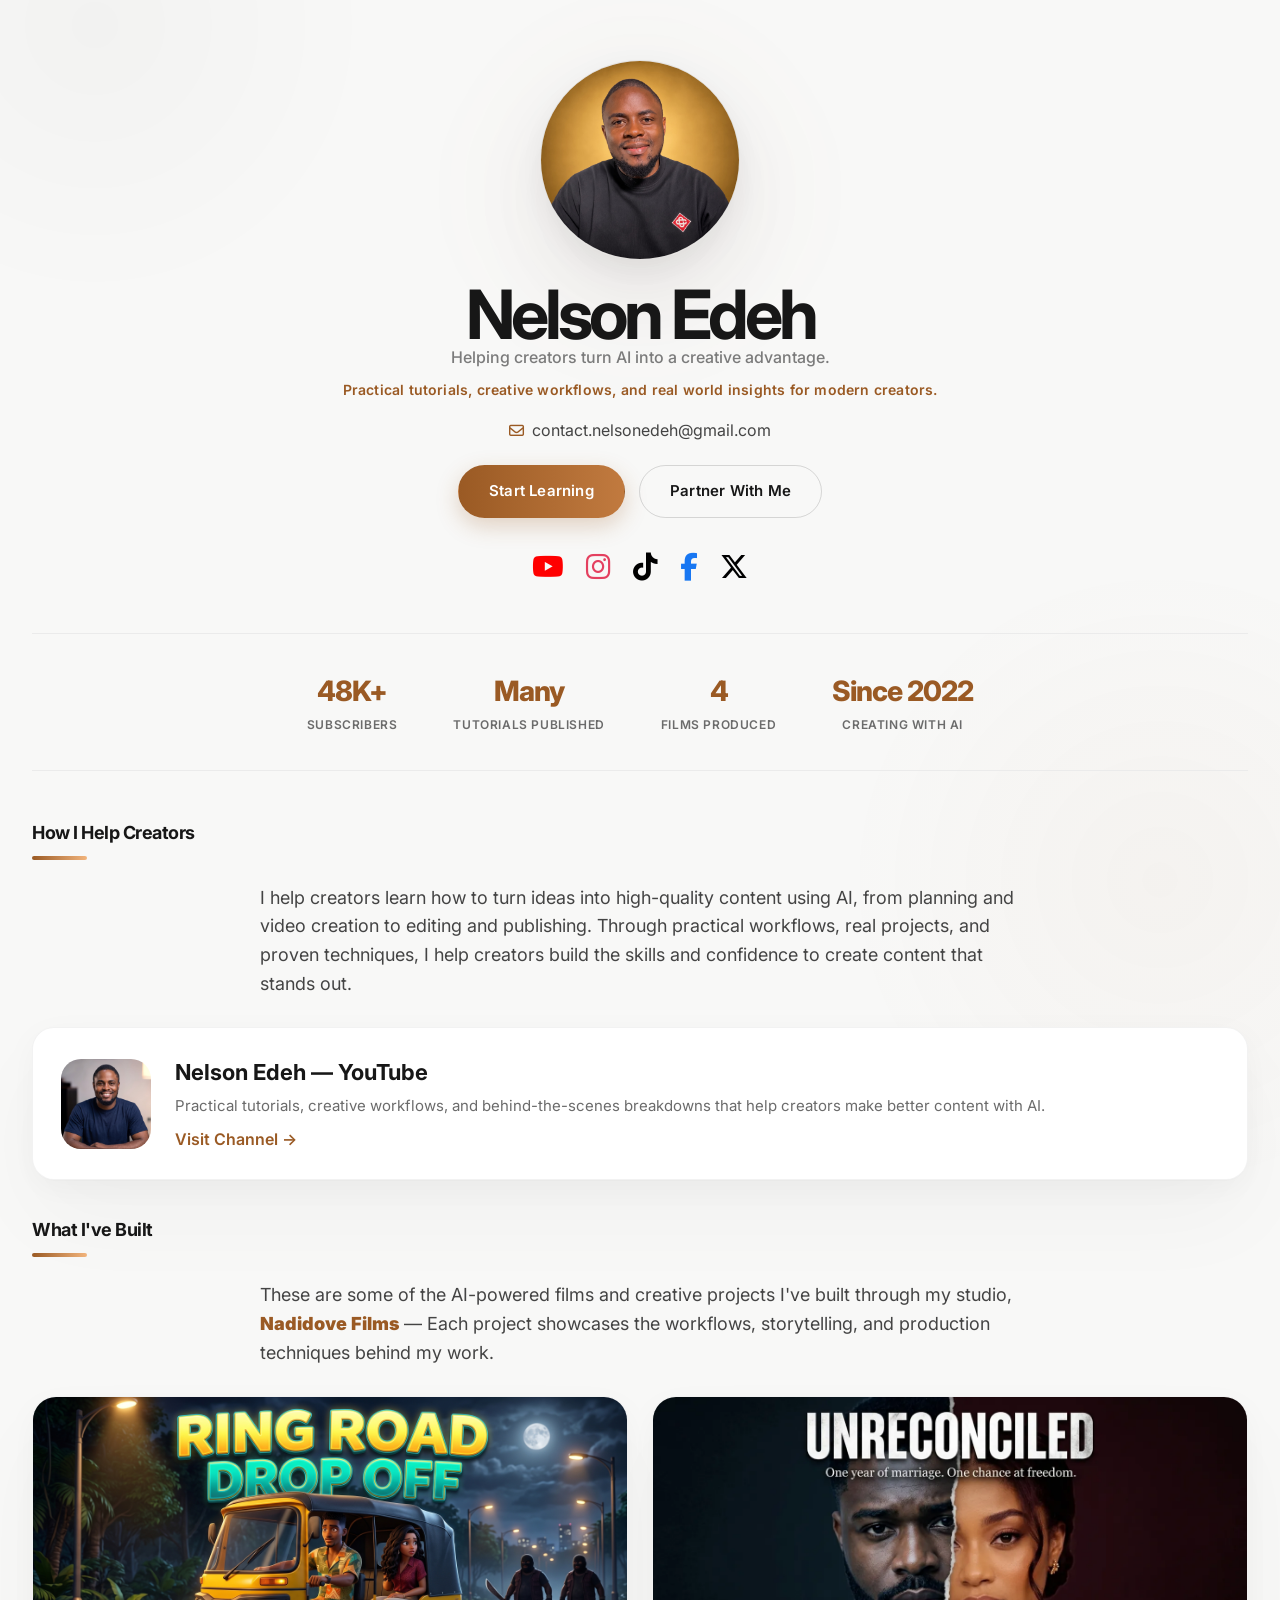
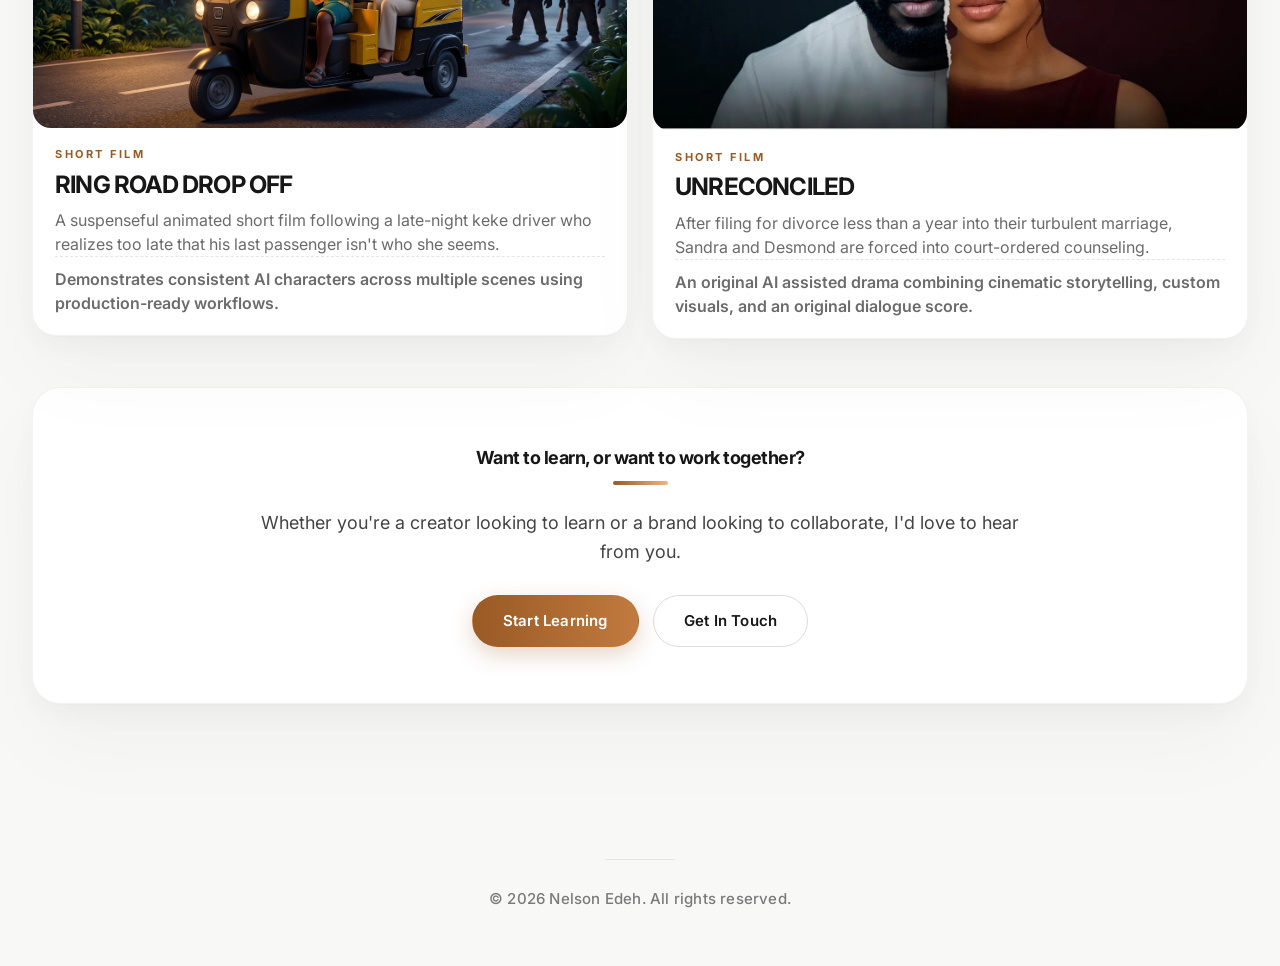
<file: index.html>
<!DOCTYPE html>
<html lang="en">
<head>
    <meta charset="UTF-8">
    <meta name="viewport" content="width=device-width, initial-scale=1.0">
    <title>Nelson Edeh — AI Content Creation & Filmmaking</title>

    <link rel="preconnect" href="https://fonts.googleapis.com">
    <link rel="preconnect" href="https://fonts.gstatic.com" crossorigin>

    <link href="https://fonts.googleapis.com/css2?family=Inter:wght@300;400;500;600;700;800&display=swap" rel="stylesheet">

    <!-- Font Awesome -->
    <link rel="stylesheet"
          href="https://cdnjs.cloudflare.com/ajax/libs/font-awesome/6.7.2/css/all.min.css">

    <link rel="icon" type="image/svg+xml" href="assets/Nelson-edeh-favicon.png">
    <link rel="stylesheet" href="style.css">
</head>

<body>

<div class="container">

    <!-- Hero -->

    <header class="hero">

        <img src="assets/Nelson Edeh PFP Profile.jpg"
             alt="Nelson Edeh"
             class="profile">

        <h1>Nelson Edeh</h1>

        <p class="roles">
            Helping creators turn AI into a creative advantage.
        </p>

        <!--
            Fixed: was repeating "48K+ subscribers" right above the stats
            strip below it. This line's job now is positioning, not a
            number that's already stated two seconds later on scroll.
        -->
        <p class="hero-subline">
            Practical tutorials, creative workflows, and real world insights for modern creators.
        </p>

        <p class="hero-email">
            <i class="fa-regular fa-envelope"></i>
            <a href="mailto:contact.nelsonedeh@gmail.com">
                contact.nelsonedeh@gmail.com
            </a>
        </p>

        <!-- Primary CTAs — this is the single biggest fix from before: -->
        <div class="hero-cta">
            <a href="academy.html" class="btn btn-primary">Start Learning</a>
            <a href="mailto:contact@nelsonedeh.com" class="btn btn-secondary">Partner With Me</a>
        </div>

        <div class="social-icons">

            <a href="https://www.youtube.com/@Nelson-Edeh" target="_blank" aria-label="YouTube">
                <i class="fab fa-youtube"></i>
            </a>

            <a href="https://www.instagram.com/itsnelsonedeh?igsh=MTlvMXA4MGppdHp1eg==" target="_blank" aria-label="Instagram">
                <i class="fab fa-instagram"></i>
            </a>

            <a href="https://www.tiktok.com/@itsnelsonedeh?_r=1&_t=ZS-98QSHOnkBOs" target="_blank" aria-label="TikTok">
                <i class="fab fa-tiktok"></i>
            </a>

            <a href="https://www.facebook.com/ItsNelsonEdeh" target="_blank" aria-label="Facebook">
                <i class="fab fa-facebook-f"></i>
            </a>

            <a href="https://x.com/ItsNelsonEdeh" target="_blank" aria-label="X">
                <i class="fab fa-x-twitter"></i>
            </a>

            <!--
                TODO: add your LinkedIn URL here and uncomment.
                This matters most for the "brands want to partner" goal —
                that's often where the actual decision-makers vet you.
            -->
            <!--
            <a href="#" target="_blank" aria-label="LinkedIn">
                <i class="fab fa-linkedin-in"></i>
            </a>
            -->

        </div>

    </header>


    <!-- Authority strip. Note still open: "6+ Tutorials Published" sitting
         next to "48K+ Subscribers" can read oddly to a sharp brand rep —
         a big audience off few published tutorials invites the question
         "where did the audience actually come from?" Left as-is since it
         may be accurate, but worth having your answer ready, or swapping
         this stat for one that doesn't invite the question. -->

    <section class="authority-strip">

        <div class="stat-item">
            <span class="stat-number">48K+</span>
            <span class="stat-label">Subscribers</span>
        </div>

        <div class="stat-item">
            <span class="stat-number">Many</span>
            <span class="stat-label">Tutorials Published</span>
        </div>

        <div class="stat-item">
            <span class="stat-number">4</span>
            <span class="stat-label">Films Produced</span>
        </div>

        <div class="stat-item">
            <span class="stat-number">Since 2022</span>
            <span class="stat-label">Creating with AI</span>
        </div>

    </section>


    <!-- What I Teach -->

    <section class="teach" id="teach">

        <h2>How I Help Creators</h2>

        <p class="section-intro">
          I help creators learn how to turn ideas into high-quality content using AI,
          from planning and video creation to editing and publishing. 
          Through practical workflows, real projects, and proven techniques, 
          I help creators build the skills and confidence to create content that stands out.
        </p>

        <article class="teach-feature">

            <img src="assets/Personal-channel.png" alt="Nelson Edeh">

            <div>
                <h3>Nelson Edeh — YouTube</h3>

                <!--
                    Fixed: this used to repeat the same buzzword list as the
                    intro paragraph above. Now it describes the channel's
                    format instead, so the two blocks do different jobs.
                -->
                <p>
                    Practical tutorials, creative workflows, and behind-the-scenes 
                    breakdowns that help creators make better content with AI.
                </p>

                <a href="https://www.youtube.com/@Nelson-Edeh" target="_blank">
                    Visit Channel →
                </a>
            </div>

        </article>

        <!--
            TODO: this is also where a future course/waitlist CTA belongs
            once it exists — "Join the waitlist" button under this section.
        -->

    </section>


    <!-- What I've Built -->

    <section class="films" id="films">

        <h2>What I've Built</h2>

        <p class="section-intro">
            These are some of the AI-powered films and creative projects I've built through my studio,
            <a href="https://www.youtube.com/@Nadidove" target="_blank"><span class="nadidove-films">Nadidove Films</span></a> —
         Each project showcases the workflows, storytelling, and production techniques behind my work.

        <div class="film-grid">

            <article class="film-card">

                <div class="film-poster watch-film" data-video="https://www.youtube.com/embed/IXxfpSez8vk?si=IS9xMprsEx8_C589">

                    <img src="assets/Ring Road Drop Off Poster.jpeg" alt="Ring Road Drop Off">

                    <div class="play-overlay">
                        <div class="play-button">
                            <i class="fa-solid fa-play"></i>
                        </div>
                        <span>Watch Film</span>
                    </div>

                </div>

                <div class="film-content">

                    <span>SHORT FILM</span>

                    <h3>RING ROAD DROP OFF</h3>

                    <p>
                        A suspenseful animated short film following a late-night
                        keke driver who realizes too late that his last passenger
                        isn't who she seems.
                    </p>

                    <p class="film-technique">
                        Demonstrates consistent AI characters across multiple scenes using production-ready workflows.
                    </p>

                </div>

            </article>


            <article class="film-card">

                <div class="film-poster watch-film" data-video="https://www.youtube.com/embed/6kEV58RXczQ?si=KMjymq9HLrzITl9S">

                    <img src="assets/UNRECONCILED.webp" alt="The Last Waterhole">

                    <div class="play-overlay">
                        <div class="play-button">
                            <i class="fa-solid fa-play"></i>
                        </div>
                        <span>Watch Film</span>
                    </div>

                </div>

                <div class="film-content">

                    <span>SHORT FILM</span>

                    <h3>UNRECONCILED</h3>

                    <p>
                        After filing for divorce less than a year into their
                        turbulent marriage, Sandra and Desmond are forced into
                        court-ordered counseling.
                    </p>

                    <p class="film-technique">
                        An original AI assisted drama combining cinematic storytelling, 
                        custom visuals, and an original dialogue score.
                    </p>

                </div>

            </article>

        </div>

    </section>


    <!-- Final CTA -->

    <section class="final-cta" id="partner">

        <h2>Want to learn, or want to work together?</h2>

        <p class="section-intro">
            Whether you're a creator looking to learn or a brand looking to collaborate,
             I'd love to hear from you.
        </p>

        <div class="hero-cta">
            <a href="academy.html" target="_blank" class="btn btn-primary">Start Learning</a>
            <a href="mailto:contact@nelsonedeh.com" class="btn btn-secondary">Get In Touch</a>
        </div>

    </section>


    <footer>
        <p>
            © 2026 Nelson Edeh. All rights reserved.
        </p>
    </footer>


    <!-- ================= VIDEO MODAL ================= -->

    <div class="video-modal">

        <div class="video-box">

            <button class="close-video">
                <i class="fa-solid fa-xmark"></i>
            </button>

            <iframe
                id="youtube-player"
                src=""
                allowfullscreen
                allow="accelerometer; autoplay; clipboard-write; encrypted-media; gyroscope; picture-in-picture">
            </iframe>

        </div>

    </div>

</div>

<script src="script.js"></script>
</body>
</html>
</file>
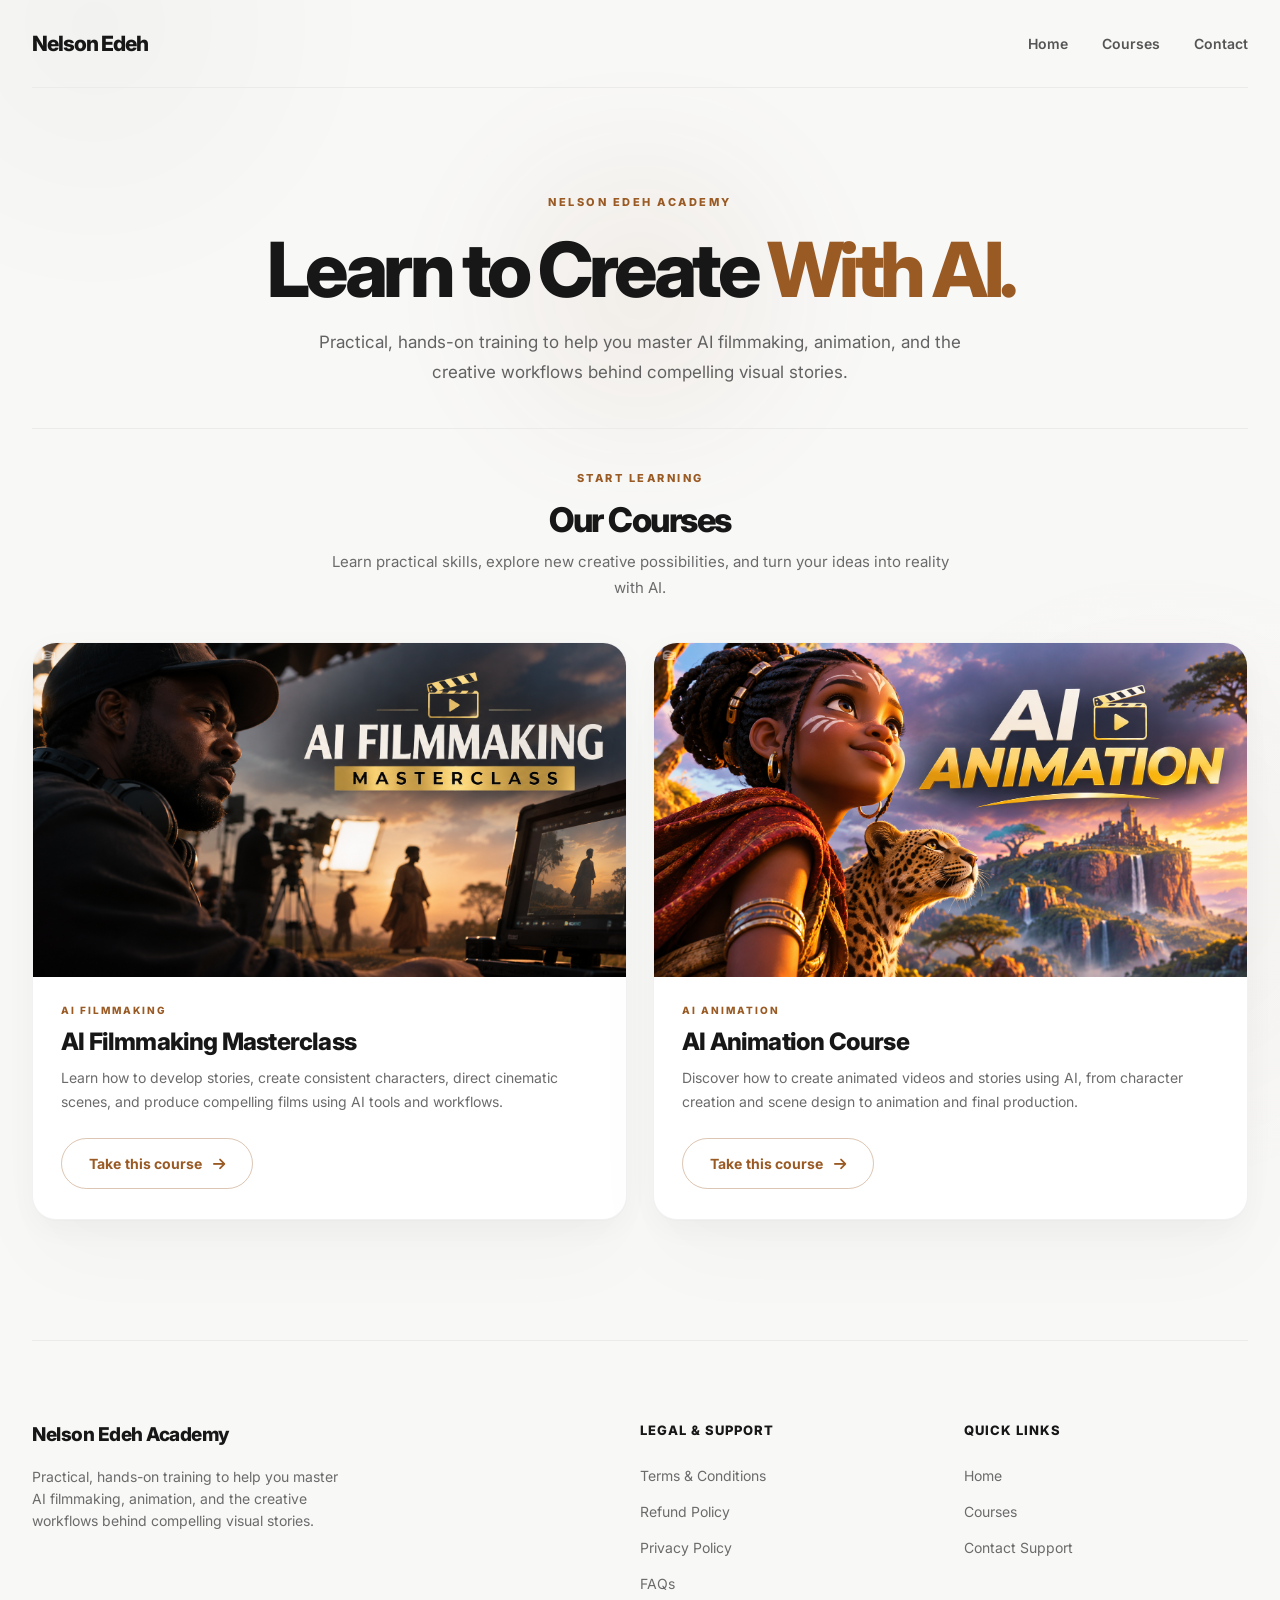
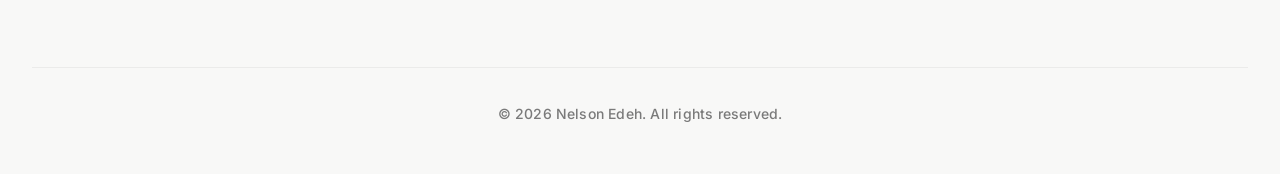
<file: academy.html>
<!DOCTYPE html>
<html lang="en">
<head>
    <meta charset="UTF-8">
    <meta name="viewport" content="width=device-width, initial-scale=1.0">

    <title>Academy — Nelson Edeh</title>

    <meta name="description" content="Learn AI filmmaking and animation with practical courses from Nelson Edeh.">

    <link rel="preconnect" href="https://fonts.googleapis.com">
    <link rel="preconnect" href="https://fonts.gstatic.com" crossorigin>

    <link href="https://fonts.googleapis.com/css2?family=Inter:wght@300;400;500;600;700;800&display=swap" rel="stylesheet">

    <!-- Font Awesome -->
    <link rel="stylesheet"
          href="https://cdnjs.cloudflare.com/ajax/libs/font-awesome/6.7.2/css/all.min.css">

    <link rel="icon" type="image/svg+xml" href="assets/Nelson-edeh-favicon.png">

    <link rel="stylesheet" href="academy.css">
</head>

<body>

<div class="container">

    <!-- Header -->

    <header class="academy-header">

        <a href="index.html" class="brand">
            Nelson Edeh
        </a>

        <nav class="academy-nav">
            <a href="index.html">Home</a>
            <a href="#courses">Courses</a>
            <a href="mailto:contact@nelsonedeh.com">Contact</a>
        </nav>

    </header>


    <!-- Hero -->

    <section class="academy-hero">

        <span class="hero-label">NELSON EDEH ACADEMY</span>

        <h1>
            Learn to Create
            <span>With AI.</span>
        </h1>

        <p>
            Practical, hands-on training to help you master AI filmmaking,
            animation, and the creative workflows behind compelling visual stories.
        </p>

        <!-- <a href="#courses" class="btn btn-primary">
            Explore Courses
            <i class="fa-solid fa-arrow-down"></i>
        </a> -->

    </section>


    <!-- Courses -->

    <section class="courses" id="courses">

        <div class="section-heading">

            <span class="section-label">START LEARNING</span>

            <h2>Our Courses</h2>

            <p>
                Learn practical skills, explore new creative possibilities,
                and turn your ideas into reality with AI.
            </p>

        </div>


        <div class="course-grid">


            <!-- AI Filmmaking Masterclass -->

            <article class="course-card">

                <div class="course-thumbnail">

                    <img
                        src="assets/ai-filmmaking-masterclass.png"
                        alt="AI Filmmaking Masterclass"
                    >

                </div>

                <div class="course-content">

                    <span class="course-category">AI FILMMAKING</span>

                    <h3>AI Filmmaking Masterclass</h3>

                    <p>
                        Learn how to develop stories, create consistent characters,
                        direct cinematic scenes, and produce compelling films
                        using AI tools and workflows.
                    </p>

                   <a href="ai-filmmaking-course.html" class="btn btn-course">
                    Take this course
                    <i class="fa-solid fa-arrow-right"></i>
                </a>

                </div>

            </article>



            <!-- AI Animation Course -->

            <article class="course-card">

                <div class="course-thumbnail">

                    <img
                        src="assets/ai-animation-course.png"
                        alt="AI Animation Course"
                    >

                </div>

                <div class="course-content">

                    <span class="course-category">AI ANIMATION</span>

                    <h3>AI Animation Course</h3>

                    <p>
                        Discover how to create animated videos and stories
                        using AI, from character creation and scene design
                        to animation and final production.
                    </p>

                    <a href="ai-animation-course.html" class="btn btn-course">
                        Take this course
                        <i class="fa-solid fa-arrow-right"></i>
                    </a>

                </div>

            </article>


        </div>

    </section>


    <!-- Footer -->

    <footer>
        <div class="footer-grid">
            <div class="footer-brand">
                <h4>Nelson Edeh Academy</h4>
                <p>Practical, hands-on training to help you master AI filmmaking, animation, and the creative workflows behind compelling visual stories.</p>
            </div>
            <div class="footer-links">
                <h5>Legal & Support</h5>
                <ul>
                    <li><a href="terms.html">Terms & Conditions</a></li>
                    <li><a href="refund-policy.html">Refund Policy</a></li>
                    <li><a href="privacy-policy.html">Privacy Policy</a></li>
                    <li><a href="faq.html">FAQs</a></li>
                </ul>
            </div>
            <div class="footer-links">
                <h5>Quick Links</h5>
                <ul>
                    <li><a href="index.html">Home</a></li>
                    <li><a href="#courses">Courses</a></li>
                    <li><a href="mailto:academy@nelsonedeh.com">Contact Support</a></li>
                </ul>
            </div>
        </div>
        <div class="footer-bottom">
            <p>© 2026 Nelson Edeh. All rights reserved.</p>
        </div>
    </footer>


</div>

</body>
</html>
</file>
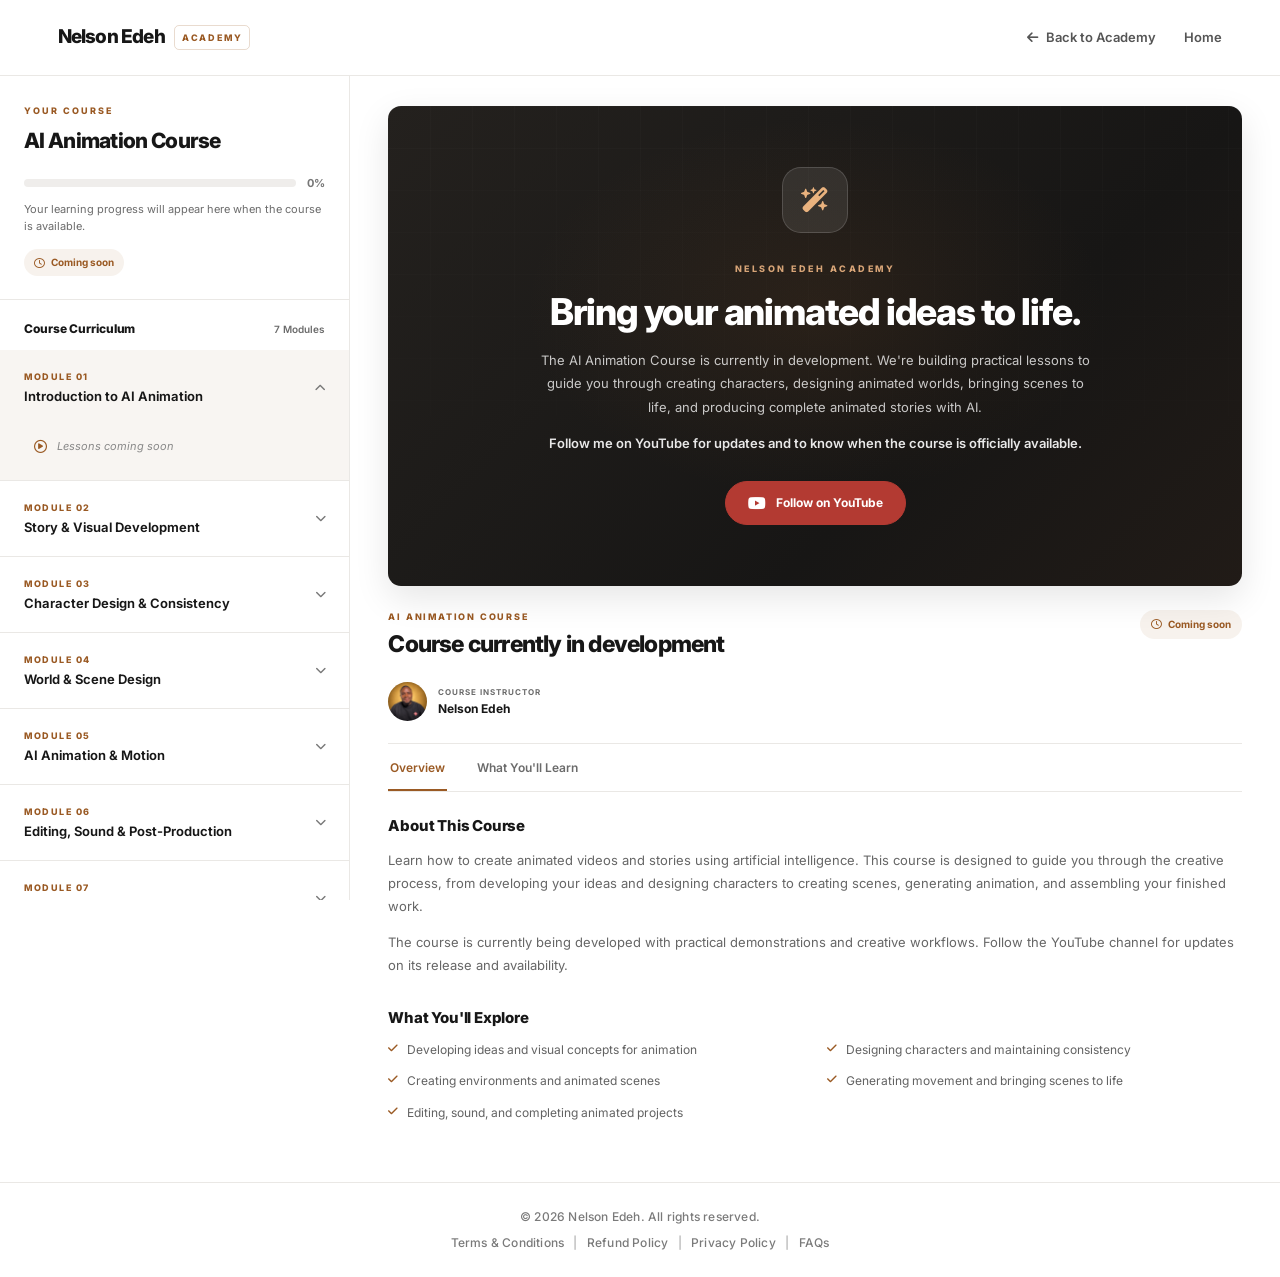
<file: ai-animation-course.html>
<!DOCTYPE html>
<html lang="en">
<head>
    <meta charset="UTF-8">
    <meta name="viewport" content="width=device-width, initial-scale=1.0">

    <title>AI Animation Course — Nelson Edeh Academy</title>

    <meta name="description" content="Explore the AI Animation Course curriculum at Nelson Edeh Academy. Learn to develop animated stories, design characters and worlds, create motion, and produce finished animations.">

    <link rel="preconnect" href="https://fonts.googleapis.com">
    <link rel="preconnect" href="https://fonts.gstatic.com" crossorigin>

    <link href="https://fonts.googleapis.com/css2?family=Inter:wght@300;400;500;600;700;800&display=swap" rel="stylesheet">

    <link rel="stylesheet"
          href="https://cdnjs.cloudflare.com/ajax/libs/font-awesome/6.7.2/css/all.min.css">

    <link rel="icon" type="image/svg+xml" href="assets/Nelson-edeh-favicon.png">

    <!-- Shared course-player stylesheet -->
    <link rel="stylesheet" href="course.css">
</head>

<body>

<div class="course-page">

    <!-- Top navigation -->

    <header class="course-header">

        <a href="academy.html" class="course-brand">
            Nelson Edeh
            <span>ACADEMY</span>
        </a>

        <nav class="course-header-nav" aria-label="Main navigation">
            <a href="academy.html">
                <i class="fa-solid fa-arrow-left"></i>
                Back to Academy
            </a>
            <a href="index.html">Home</a>
        </nav>

    </header>


    <!-- Learning workspace -->

    <main class="learning-layout">

        <!-- Course sidebar -->

        <aside class="course-sidebar" aria-label="Course curriculum">

            <div class="sidebar-course-info">

                <span class="sidebar-eyebrow">YOUR COURSE</span>

                <h1>AI Animation Course</h1>

                <div class="course-progress">

                    <div class="progress-track">
                        <span class="progress-fill"></span>
                    </div>

                    <span class="progress-value">0%</span>

                </div>

                <p class="progress-note">
                    Your learning progress will appear here when the course is available.
                </p>

                <span class="course-status">
                    <i class="fa-regular fa-clock"></i>
                    Coming soon
                </span>

            </div>


            <!-- Curriculum outline. Module titles are an initial
                 proposed structure and can be refined before launch. -->

            <div class="curriculum">

                <div class="curriculum-heading">
                    <h2>Course Curriculum</h2>
                    <span>7 Modules</span>
                </div>


                <!-- Module 1 -->

                <section class="curriculum-module">

                    <button
                        class="module-toggle"
                        type="button"
                        aria-expanded="true"
                        aria-controls="animation-module-1-lessons"
                        data-module-toggle
                    >
                        <span class="module-heading">
                            <small>MODULE 01</small>
                            <strong>Introduction to AI Animation</strong>
                        </span>

                        <i class="fa-solid fa-chevron-down module-chevron"></i>
                    </button>

                    <div class="module-lessons" id="animation-module-1-lessons">

                        <div class="lesson-item lesson-unavailable">
                            <i class="fa-regular fa-circle-play"></i>
                            <span>Lessons coming soon</span>
                        </div>

                    </div>

                </section>


                <!-- Module 2 -->

                <section class="curriculum-module">

                    <button
                        class="module-toggle"
                        type="button"
                        aria-expanded="false"
                        aria-controls="animation-module-2-lessons"
                        data-module-toggle
                    >
                        <span class="module-heading">
                            <small>MODULE 02</small>
                            <strong>Story &amp; Visual Development</strong>
                        </span>

                        <i class="fa-solid fa-chevron-down module-chevron"></i>
                    </button>

                    <div class="module-lessons" id="animation-module-2-lessons" hidden>
                        <div class="lesson-item lesson-unavailable">
                            <i class="fa-regular fa-circle-play"></i>
                            <span>Lessons coming soon</span>
                        </div>
                    </div>

                </section>


                <!-- Module 3 -->

                <section class="curriculum-module">

                    <button
                        class="module-toggle"
                        type="button"
                        aria-expanded="false"
                        aria-controls="animation-module-3-lessons"
                        data-module-toggle
                    >
                        <span class="module-heading">
                            <small>MODULE 03</small>
                            <strong>Character Design &amp; Consistency</strong>
                        </span>

                        <i class="fa-solid fa-chevron-down module-chevron"></i>
                    </button>

                    <div class="module-lessons" id="animation-module-3-lessons" hidden>
                        <div class="lesson-item lesson-unavailable">
                            <i class="fa-regular fa-circle-play"></i>
                            <span>Lessons coming soon</span>
                        </div>
                    </div>

                </section>


                <!-- Module 4 -->

                <section class="curriculum-module">

                    <button
                        class="module-toggle"
                        type="button"
                        aria-expanded="false"
                        aria-controls="animation-module-4-lessons"
                        data-module-toggle
                    >
                        <span class="module-heading">
                            <small>MODULE 04</small>
                            <strong>World &amp; Scene Design</strong>
                        </span>

                        <i class="fa-solid fa-chevron-down module-chevron"></i>
                    </button>

                    <div class="module-lessons" id="animation-module-4-lessons" hidden>
                        <div class="lesson-item lesson-unavailable">
                            <i class="fa-regular fa-circle-play"></i>
                            <span>Lessons coming soon</span>
                        </div>
                    </div>

                </section>


                <!-- Module 5 -->

                <section class="curriculum-module">

                    <button
                        class="module-toggle"
                        type="button"
                        aria-expanded="false"
                        aria-controls="animation-module-5-lessons"
                        data-module-toggle
                    >
                        <span class="module-heading">
                            <small>MODULE 05</small>
                            <strong>AI Animation &amp; Motion</strong>
                        </span>

                        <i class="fa-solid fa-chevron-down module-chevron"></i>
                    </button>

                    <div class="module-lessons" id="animation-module-5-lessons" hidden>
                        <div class="lesson-item lesson-unavailable">
                            <i class="fa-regular fa-circle-play"></i>
                            <span>Lessons coming soon</span>
                        </div>
                    </div>

                </section>


                <!-- Module 6 -->

                <section class="curriculum-module">

                    <button
                        class="module-toggle"
                        type="button"
                        aria-expanded="false"
                        aria-controls="animation-module-6-lessons"
                        data-module-toggle
                    >
                        <span class="module-heading">
                            <small>MODULE 06</small>
                            <strong>Editing, Sound &amp; Post-Production</strong>
                        </span>

                        <i class="fa-solid fa-chevron-down module-chevron"></i>
                    </button>

                    <div class="module-lessons" id="animation-module-6-lessons" hidden>
                        <div class="lesson-item lesson-unavailable">
                            <i class="fa-regular fa-circle-play"></i>
                            <span>Lessons coming soon</span>
                        </div>
                    </div>

                </section>


                <!-- Module 7 -->

                <section class="curriculum-module">

                    <button
                        class="module-toggle"
                        type="button"
                        aria-expanded="false"
                        aria-controls="animation-module-7-lessons"
                        data-module-toggle
                    >
                        <span class="module-heading">
                            <small>MODULE 07</small>
                            <strong>Final Project &amp; Publishing</strong>
                        </span>

                        <i class="fa-solid fa-chevron-down module-chevron"></i>
                    </button>

                    <div class="module-lessons" id="animation-module-7-lessons" hidden>
                        <div class="lesson-item lesson-unavailable">
                            <i class="fa-regular fa-circle-play"></i>
                            <span>Lessons coming soon</span>
                        </div>
                    </div>

                </section>

            </div>

        </aside>


        <!-- Main lesson area -->

        <section class="lesson-main">

            <div class="lesson-player">

                <div class="development-notice">

                    <div class="development-icon">
                        <i class="fa-solid fa-wand-magic-sparkles"></i>
                    </div>

                    <span class="notice-eyebrow">NELSON EDEH ACADEMY</span>

                    <h2>Bring your animated ideas to life.</h2>

                    <p>
                        The AI Animation Course is currently in development.
                        We're building practical lessons to guide you through
                        creating characters, designing animated worlds, bringing
                        scenes to life, and producing complete animated stories
                        with AI.
                    </p>

                    <p class="notice-secondary">
                        Follow me on YouTube for updates and to know when
                        the course is officially available.
                    </p>

                    <a
                        href="https://www.youtube.com/@Nelson-Edeh"
                        class="youtube-button"
                        target="_blank"
                        rel="noopener noreferrer"
                    >
                        <i class="fa-brands fa-youtube"></i>
                        Follow on YouTube
                    </a>

                </div>

            </div>


            <!-- Lesson information -->

            <div class="lesson-information">

                <div class="lesson-title-row">
                    <div>
                        <span class="lesson-kicker">AI ANIMATION COURSE</span>
                        <h2>Course currently in development</h2>
                    </div>

                    <span class="availability-label">
                        <i class="fa-regular fa-clock"></i>
                        Coming soon
                    </span>
                </div>


                <!-- Instructor information -->

                <div class="instructor-info">

                    <div class="instructor-avatar">
                        <img
                            src="assets/Nelson Edeh PFP Profile.jpg"
                            alt="Nelson Edeh"
                        >
                    </div>

                    <div>
                        <small>COURSE INSTRUCTOR</small>
                        <strong>Nelson Edeh</strong>
                    </div>

                </div>


                <!-- Information navigation -->

                <nav class="lesson-tabs" aria-label="Course information">
                    <a href="#course-overview" class="lesson-tab active">
                        Overview
                    </a>

                    <a href="#course-content" class="lesson-tab">
                        What You'll Learn
                    </a>
                </nav>


                <!-- Overview -->

                <section class="lesson-description" id="course-overview">

                    <h3>About This Course</h3>

                    <p>
                        Learn how to create animated videos and stories using
                        artificial intelligence. This course is designed to
                        guide you through the creative process, from developing
                        your ideas and designing characters to creating scenes,
                        generating animation, and assembling your finished work.
                    </p>

                    <p>
                        The course is currently being developed with practical
                        demonstrations and creative workflows. Follow the
                        YouTube channel for updates on its release and availability.
                    </p>

                </section>


                <!-- Learning outcomes -->

                <section class="learning-outcomes" id="course-content">

                    <h3>What You'll Explore</h3>

                    <ul>
                        <li>
                            <i class="fa-solid fa-check"></i>
                            Developing ideas and visual concepts for animation
                        </li>

                        <li>
                            <i class="fa-solid fa-check"></i>
                            Designing characters and maintaining consistency
                        </li>

                        <li>
                            <i class="fa-solid fa-check"></i>
                            Creating environments and animated scenes
                        </li>

                        <li>
                            <i class="fa-solid fa-check"></i>
                            Generating movement and bringing scenes to life
                        </li>

                        <li>
                            <i class="fa-solid fa-check"></i>
                            Editing, sound, and completing animated projects
                        </li>
                    </ul>

                </section>

            </div>

        </section>

    </main>


    <!-- Footer -->

    <footer class="course-footer">
        <p>© 2026 Nelson Edeh. All rights reserved.</p>
        <p class="course-footer-links">
            <a href="terms.html">Terms & Conditions</a>
            <span class="course-footer-sep">|</span>
            <a href="refund-policy.html">Refund Policy</a>
            <span class="course-footer-sep">|</span>
            <a href="privacy-policy.html">Privacy Policy</a>
            <span class="course-footer-sep">|</span>
            <a href="faq.html">FAQs</a>
        </p>
    </footer>

</div>

<!-- Shared course accordion JavaScript will be added separately. -->

</body>
</html>
</file>
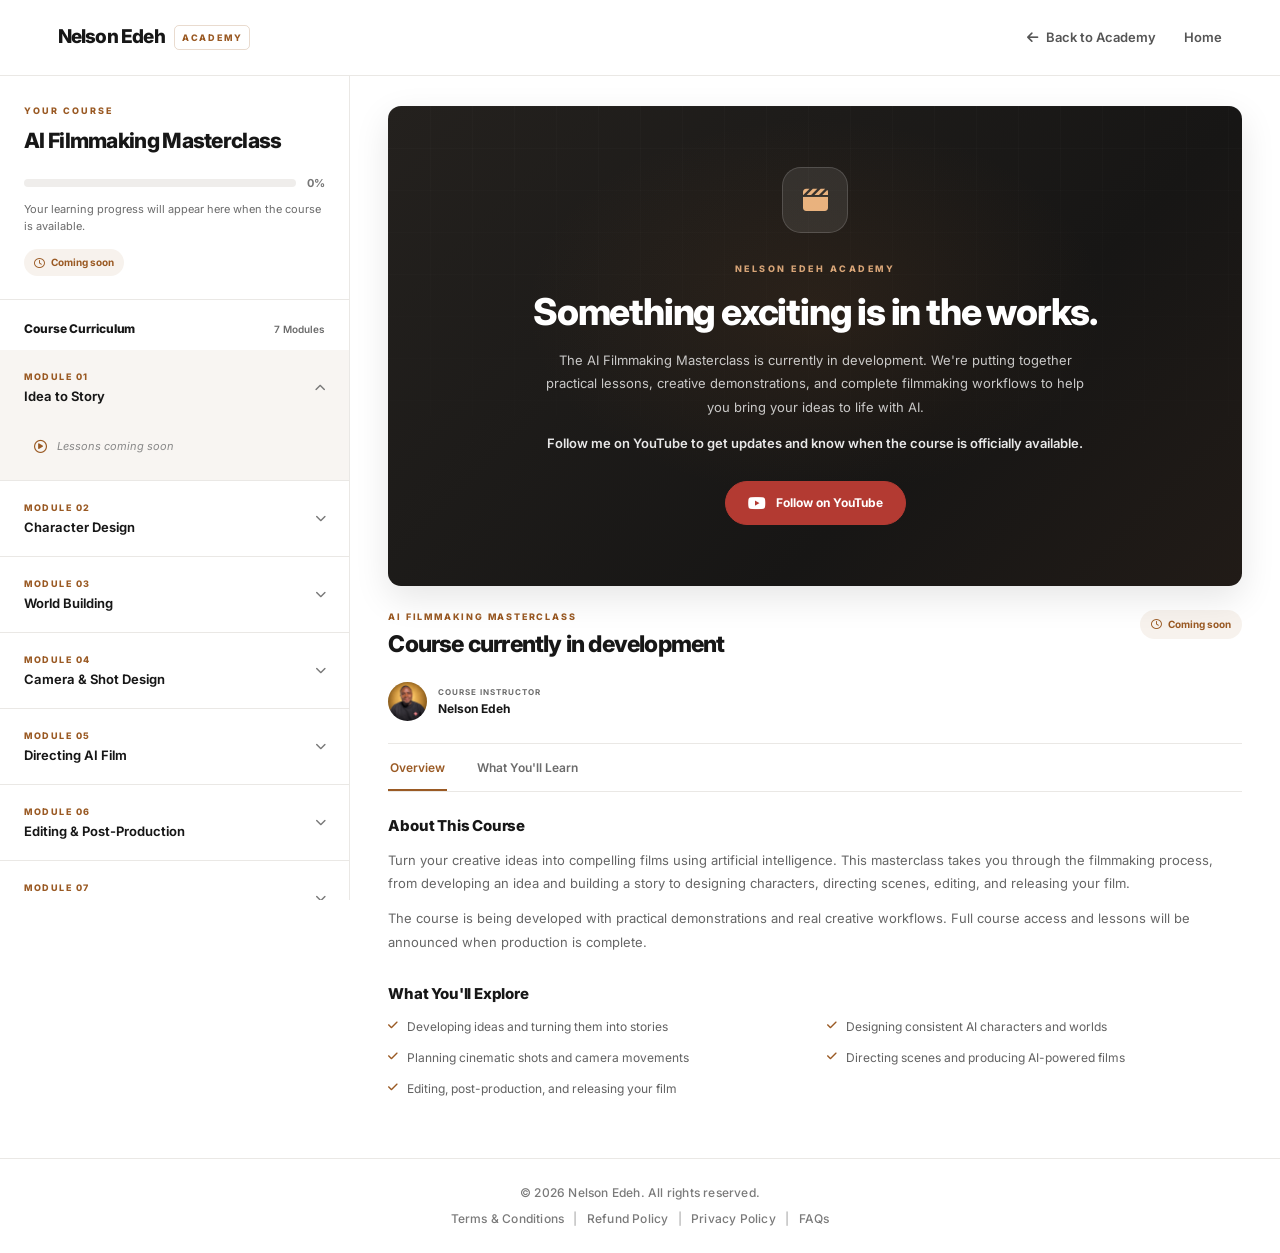
<file: ai-filmmaking-course.html>
<!DOCTYPE html>
<html lang="en">
<head>
    <meta charset="UTF-8">
    <meta name="viewport" content="width=device-width, initial-scale=1.0">

    <title>AI Filmmaking Masterclass — Nelson Edeh Academy</title>

    <meta name="description" content="Explore the AI Filmmaking Masterclass curriculum at Nelson Edeh Academy. Learn storytelling, character design, world building, directing, editing, and more.">

    <link rel="preconnect" href="https://fonts.googleapis.com">
    <link rel="preconnect" href="https://fonts.gstatic.com" crossorigin>

    <link href="https://fonts.googleapis.com/css2?family=Inter:wght@300;400;500;600;700;800&display=swap" rel="stylesheet">

    <link rel="stylesheet"
          href="https://cdnjs.cloudflare.com/ajax/libs/font-awesome/6.7.2/css/all.min.css">

    <link rel="icon" type="image/svg+xml" href="assets/Nelson-edeh-favicon.png">

    <!-- We will create this stylesheet next. -->
    <link rel="stylesheet" href="course.css">
</head>

<body>

<div class="course-page">

    <!-- Top navigation -->

    <header class="course-header">

        <a href="academy.html" class="course-brand">
            Nelson Edeh
            <span>ACADEMY</span>
        </a>

        <nav class="course-header-nav" aria-label="Main navigation">
            <a href="academy.html">
                <i class="fa-solid fa-arrow-left"></i>
                Back to Academy
            </a>
            <a href="index.html">Home</a>
        </nav>

    </header>


    <!-- Learning workspace -->

    <main class="learning-layout">

        <!-- Course sidebar -->

        <aside class="course-sidebar" aria-label="Course curriculum">

            <div class="sidebar-course-info">

                <span class="sidebar-eyebrow">YOUR COURSE</span>

                <h1>AI Filmmaking Masterclass</h1>

                <div class="course-progress">

                    <div class="progress-track">
                        <span class="progress-fill"></span>
                    </div>

                    <span class="progress-value">0%</span>

                </div>

                <p class="progress-note">
                    Your learning progress will appear here when the course is available.
                </p>

                <span class="course-status">
                    <i class="fa-regular fa-clock"></i>
                    Coming soon
                </span>

            </div>


            <!-- Curriculum modules.
                 The buttons and IDs are prepared for the JavaScript
                 accordion functionality we will add later. -->

            <div class="curriculum">

                <div class="curriculum-heading">
                    <h2>Course Curriculum</h2>
                    <span>7 Modules</span>
                </div>


                <!-- Module 1 -->

                <section class="curriculum-module">

                    <button
                        class="module-toggle"
                        type="button"
                        aria-expanded="true"
                        aria-controls="module-1-lessons"
                        data-module-toggle
                    >
                        <span class="module-heading">
                            <small>MODULE 01</small>
                            <strong>Idea to Story</strong>
                        </span>

                        <i class="fa-solid fa-chevron-down module-chevron"></i>
                    </button>

                    <div class="module-lessons" id="module-1-lessons">

                        <div class="lesson-item lesson-unavailable">
                            <i class="fa-regular fa-circle-play"></i>
                            <span>Lessons coming soon</span>
                        </div>

                    </div>

                </section>


                <!-- Module 2 -->

                <section class="curriculum-module">

                    <button
                        class="module-toggle"
                        type="button"
                        aria-expanded="false"
                        aria-controls="module-2-lessons"
                        data-module-toggle
                    >
                        <span class="module-heading">
                            <small>MODULE 02</small>
                            <strong>Character Design</strong>
                        </span>

                        <i class="fa-solid fa-chevron-down module-chevron"></i>
                    </button>

                    <div class="module-lessons" id="module-2-lessons" hidden>
                        <div class="lesson-item lesson-unavailable">
                            <i class="fa-regular fa-circle-play"></i>
                            <span>Lessons coming soon</span>
                        </div>
                    </div>

                </section>


                <!-- Module 3 -->

                <section class="curriculum-module">

                    <button
                        class="module-toggle"
                        type="button"
                        aria-expanded="false"
                        aria-controls="module-3-lessons"
                        data-module-toggle
                    >
                        <span class="module-heading">
                            <small>MODULE 03</small>
                            <strong>World Building</strong>
                        </span>

                        <i class="fa-solid fa-chevron-down module-chevron"></i>
                    </button>

                    <div class="module-lessons" id="module-3-lessons" hidden>
                        <div class="lesson-item lesson-unavailable">
                            <i class="fa-regular fa-circle-play"></i>
                            <span>Lessons coming soon</span>
                        </div>
                    </div>

                </section>


                <!-- Module 4 -->

                <section class="curriculum-module">

                    <button
                        class="module-toggle"
                        type="button"
                        aria-expanded="false"
                        aria-controls="module-4-lessons"
                        data-module-toggle
                    >
                        <span class="module-heading">
                            <small>MODULE 04</small>
                            <strong>Camera &amp; Shot Design</strong>
                        </span>

                        <i class="fa-solid fa-chevron-down module-chevron"></i>
                    </button>

                    <div class="module-lessons" id="module-4-lessons" hidden>
                        <div class="lesson-item lesson-unavailable">
                            <i class="fa-regular fa-circle-play"></i>
                            <span>Lessons coming soon</span>
                        </div>
                    </div>

                </section>


                <!-- Module 5 -->

                <section class="curriculum-module">

                    <button
                        class="module-toggle"
                        type="button"
                        aria-expanded="false"
                        aria-controls="module-5-lessons"
                        data-module-toggle
                    >
                        <span class="module-heading">
                            <small>MODULE 05</small>
                            <strong>Directing AI Film</strong>
                        </span>

                        <i class="fa-solid fa-chevron-down module-chevron"></i>
                    </button>

                    <div class="module-lessons" id="module-5-lessons" hidden>
                        <div class="lesson-item lesson-unavailable">
                            <i class="fa-regular fa-circle-play"></i>
                            <span>Lessons coming soon</span>
                        </div>
                    </div>

                </section>


                <!-- Module 6 -->

                <section class="curriculum-module">

                    <button
                        class="module-toggle"
                        type="button"
                        aria-expanded="false"
                        aria-controls="module-6-lessons"
                        data-module-toggle
                    >
                        <span class="module-heading">
                            <small>MODULE 06</small>
                            <strong>Editing &amp; Post-Production</strong>
                        </span>

                        <i class="fa-solid fa-chevron-down module-chevron"></i>
                    </button>

                    <div class="module-lessons" id="module-6-lessons" hidden>
                        <div class="lesson-item lesson-unavailable">
                            <i class="fa-regular fa-circle-play"></i>
                            <span>Lessons coming soon</span>
                        </div>
                    </div>

                </section>


                <!-- Module 7 -->

                <section class="curriculum-module">

                    <button
                        class="module-toggle"
                        type="button"
                        aria-expanded="false"
                        aria-controls="module-7-lessons"
                        data-module-toggle
                    >
                        <span class="module-heading">
                            <small>MODULE 07</small>
                            <strong>Releasing Your Film</strong>
                        </span>

                        <i class="fa-solid fa-chevron-down module-chevron"></i>
                    </button>

                    <div class="module-lessons" id="module-7-lessons" hidden>
                        <div class="lesson-item lesson-unavailable">
                            <i class="fa-regular fa-circle-play"></i>
                            <span>Lessons coming soon</span>
                        </div>
                    </div>

                </section>

            </div>

        </aside>


        <!-- Main lesson area -->

        <section class="lesson-main">

            <div class="lesson-player">

                <div class="development-notice">

                    <div class="development-icon">
                        <i class="fa-solid fa-clapperboard"></i>
                    </div>

                    <span class="notice-eyebrow">NELSON EDEH ACADEMY</span>

                    <h2>Something exciting is in the works.</h2>

                    <p>
                        The AI Filmmaking Masterclass is currently in development.
                        We're putting together practical lessons, creative
                        demonstrations, and complete filmmaking workflows to
                        help you bring your ideas to life with AI.
                    </p>

                    <p class="notice-secondary">
                        Follow me on YouTube to get updates and know when the
                        course is officially available.
                    </p>

                    <a
                        href="https://www.youtube.com/@Nelson-Edeh"
                        class="youtube-button"
                        target="_blank"
                        rel="noopener noreferrer"
                    >
                        <i class="fa-brands fa-youtube"></i>
                        Follow on YouTube
                    </a>

                </div>

            </div>


            <!-- Lesson information -->

            <div class="lesson-information">

                <div class="lesson-title-row">
                    <div>
                        <span class="lesson-kicker">AI FILMMAKING MASTERCLASS</span>
                        <h2>Course currently in development</h2>
                    </div>

                    <span class="availability-label">
                        <i class="fa-regular fa-clock"></i>
                        Coming soon
                    </span>
                </div>


                <!-- Instructor information -->

                <div class="instructor-info">

                    <div class="instructor-avatar">
                        <img
                            src="assets/Nelson Edeh PFP Profile.jpg"
                            alt="Nelson Edeh"
                        >
                    </div>

                    <div>
                        <small>COURSE INSTRUCTOR</small>
                        <strong>Nelson Edeh</strong>
                    </div>

                </div>


                <!-- Information navigation -->

                <nav class="lesson-tabs" aria-label="Course information">
                    <a href="#course-overview" class="lesson-tab active">
                        Overview
                    </a>

                    <a href="#course-content" class="lesson-tab">
                        What You'll Learn
                    </a>
                </nav>


                <!-- Overview -->

                <section class="lesson-description" id="course-overview">

                    <h3>About This Course</h3>

                    <p>
                        Turn your creative ideas into compelling films using
                        artificial intelligence. This masterclass takes you
                        through the filmmaking process, from developing an
                        idea and building a story to designing characters,
                        directing scenes, editing, and releasing your film.
                    </p>

                    <p>
                        The course is being developed with practical
                        demonstrations and real creative workflows. Full
                        course access and lessons will be announced when
                        production is complete.
                    </p>

                </section>


                <!-- Learning outcomes -->

                <section class="learning-outcomes" id="course-content">

                    <h3>What You'll Explore</h3>

                    <ul>
                        <li>
                            <i class="fa-solid fa-check"></i>
                            Developing ideas and turning them into stories
                        </li>

                        <li>
                            <i class="fa-solid fa-check"></i>
                            Designing consistent AI characters and worlds
                        </li>

                        <li>
                            <i class="fa-solid fa-check"></i>
                            Planning cinematic shots and camera movements
                        </li>

                        <li>
                            <i class="fa-solid fa-check"></i>
                            Directing scenes and producing AI-powered films
                        </li>

                        <li>
                            <i class="fa-solid fa-check"></i>
                            Editing, post-production, and releasing your film
                        </li>
                    </ul>

                </section>

            </div>

        </section>

    </main>


    <!-- Footer -->

    <footer class="course-footer">
        <p>© 2026 Nelson Edeh. All rights reserved.</p>
        <p class="course-footer-links">
            <a href="terms.html">Terms & Conditions</a>
            <span class="course-footer-sep">|</span>
            <a href="refund-policy.html">Refund Policy</a>
            <span class="course-footer-sep">|</span>
            <a href="privacy-policy.html">Privacy Policy</a>
            <span class="course-footer-sep">|</span>
            <a href="faq.html">FAQs</a>
        </p>
    </footer>

</div>

<!-- JavaScript accordion functionality will be added separately. -->

</body>
</html>
</file>
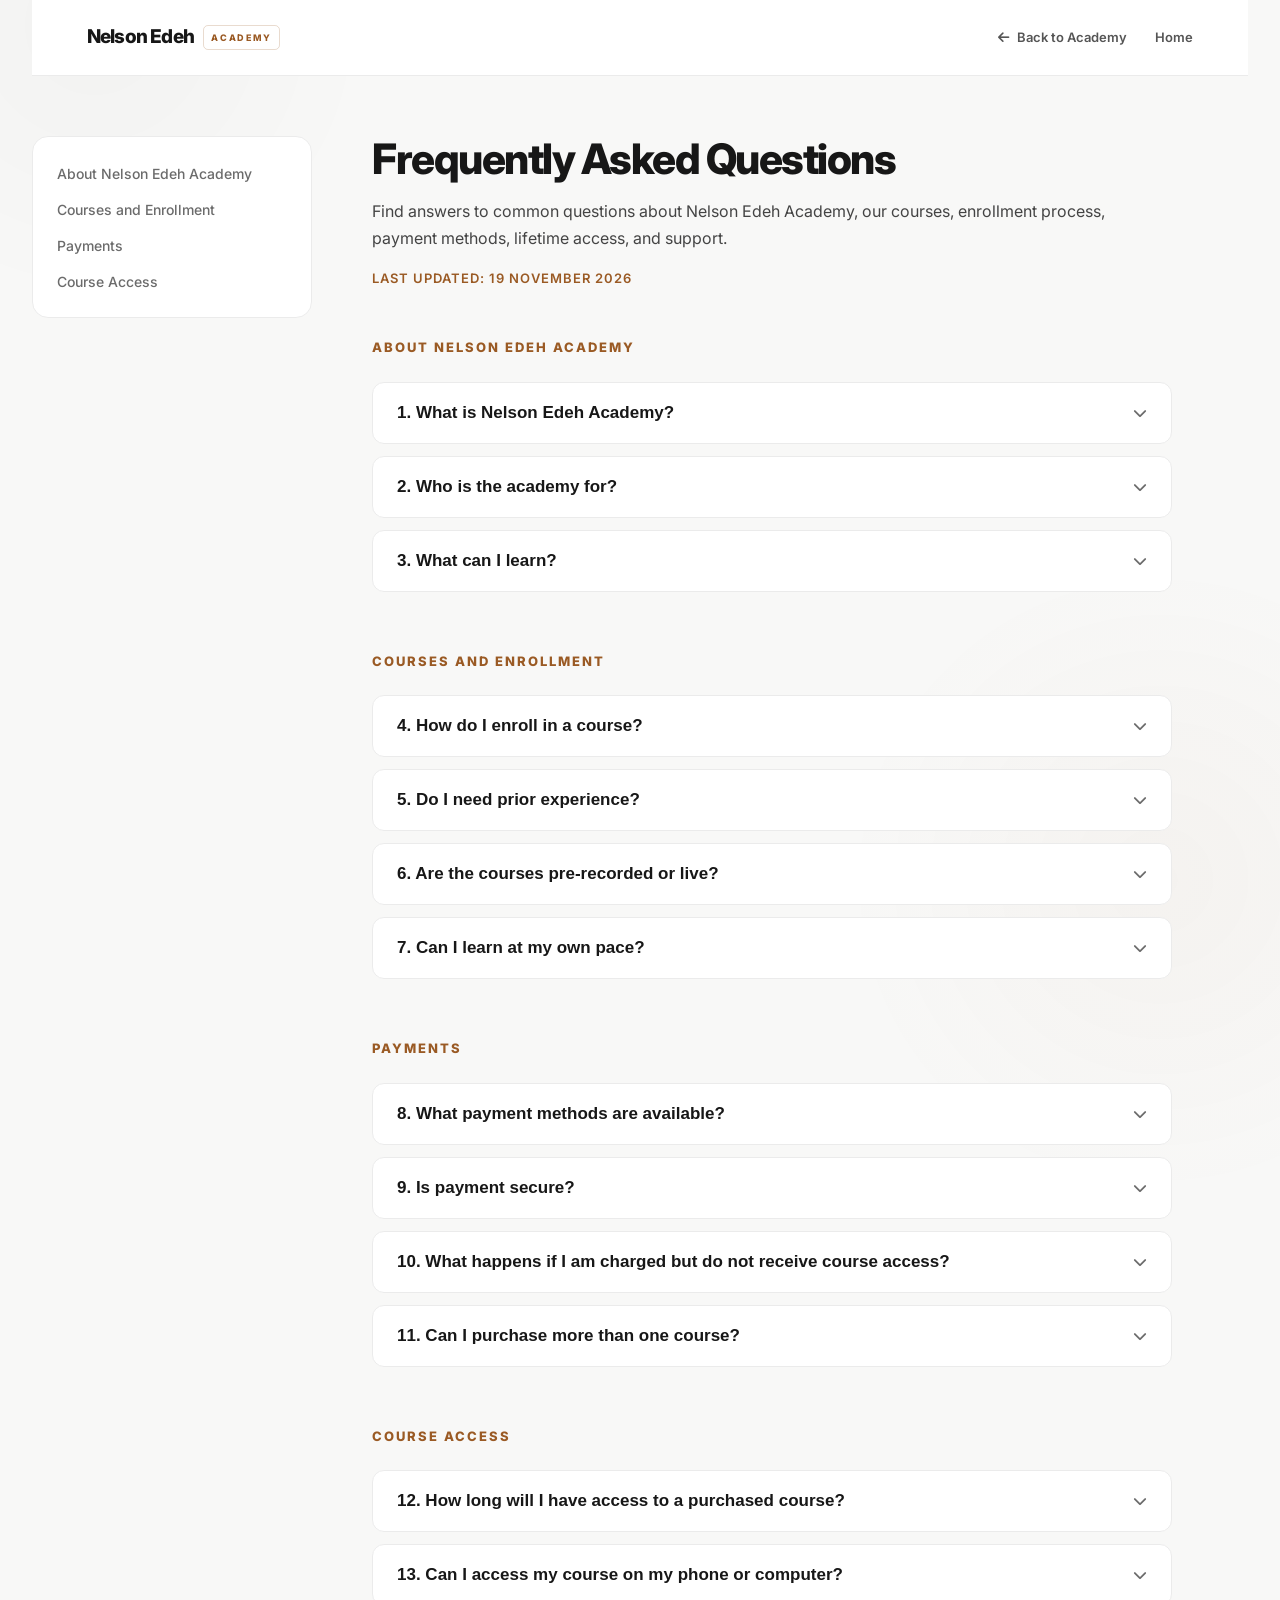
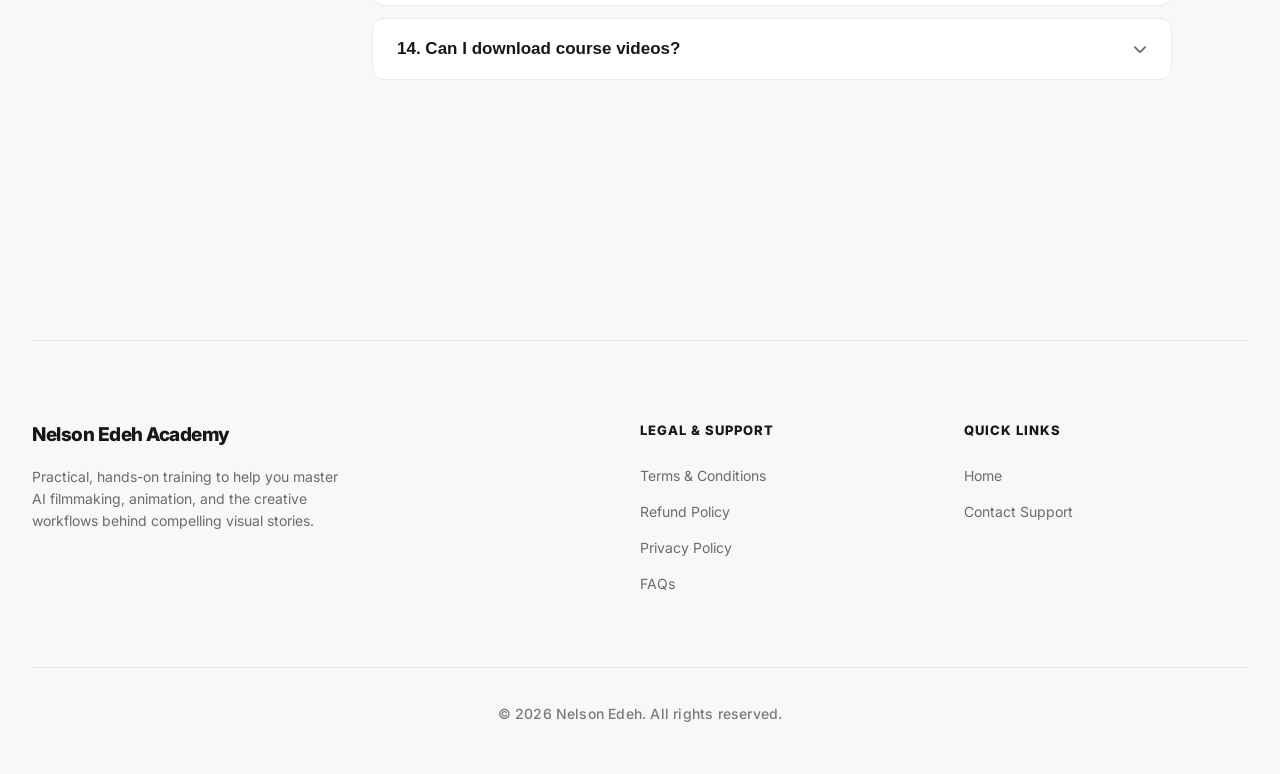
<file: faq.html>
<!DOCTYPE html>
<html lang="en">
<head>
    <meta charset="UTF-8">
    <meta name="viewport" content="width=device-width, initial-scale=1.0">
    <title>Frequently Asked Questions (FAQs) — Nelson Edeh Academy</title>
    <meta name="description" content="Frequently Asked Questions about Nelson Edeh Academy courses, enrollment, payments, lifetime access, and support.">

    <link rel="preconnect" href="https://fonts.googleapis.com">
    <link rel="preconnect" href="https://fonts.gstatic.com" crossorigin>
    <link href="https://fonts.googleapis.com/css2?family=Inter:wght@300;400;500;600;700;800&display=swap" rel="stylesheet">

    <link rel="stylesheet" href="https://cdnjs.cloudflare.com/ajax/libs/font-awesome/6.7.2/css/all.min.css">
    <link rel="icon" type="image/svg+xml" href="assets/Nelson-edeh-favicon.png">
    <link rel="stylesheet" href="legal.css">
</head>
<body>

<div class="container">

    <!-- Header -->
    <header class="legal-header-bar">
        <a href="academy.html" class="legal-brand">
            Nelson Edeh
            <span>ACADEMY</span>
        </a>
        <nav class="legal-header-nav" aria-label="Main navigation">
            <a href="academy.html">
                <i class="fa-solid fa-arrow-left"></i>
                Back to Academy
            </a>
            <a href="index.html">Home</a>
        </nav>
    </header>

    <!-- Legal Page -->
    <section class="legal-page">

        <div class="legal-container">

            <!-- Table of Contents -->
            <aside class="toc-sidebar">
                <div class="toc-card">
                    <button class="toc-mobile-toggle">
                        <h3>Table of Contents</h3>
                        <i class="fa-solid fa-chevron-down"></i>
                    </button>
                    <ul class="toc-list">
                        <li><a href="#about-academy">About Nelson Edeh Academy</a></li>
                        <li><a href="#courses-enrollment">Courses and Enrollment</a></li>
                        <li><a href="#payments">Payments</a></li>
                        <li><a href="#course-access">Course Access</a></li>
                    </ul>
                </div>
            </aside>

            <!-- Main Content -->
            <main class="policy-content">

                <div class="legal-header">
                    <h1>Frequently Asked Questions</h1>
                    <p>Find answers to common questions about Nelson Edeh Academy, our courses, enrollment process, payment methods, lifetime access, and support.</p>
                    <span class="last-updated">Last updated: 19 November 2026</span>
                </div>

                <!-- Section 1: About Nelson Edeh Academy -->
                <div class="faq-section" id="about-academy">
                    <span class="faq-category-title">About Nelson Edeh Academy</span>

                    <!-- Q1 -->
                    <div class="accordion-item">
                        <button class="accordion-header" aria-expanded="false">
                            <h3>1. What is Nelson Edeh Academy?</h3>
                            <i class="fa-solid fa-chevron-down accordion-icon"></i>
                        </button>
                        <div class="accordion-content">
                            <p>Nelson Edeh Academy is an online learning platform offering practical courses, tutorials and educational resources designed to help individuals develop creative, technical and digital skills.</p>
                        </div>
                    </div>

                    <!-- Q2 -->
                    <div class="accordion-item">
                        <button class="accordion-header" aria-expanded="false">
                            <h3>2. Who is the academy for?</h3>
                            <i class="fa-solid fa-chevron-down accordion-icon"></i>
                        </button>
                        <div class="accordion-content">
                            <p>The academy is designed for individuals interested in learning new skills, improving their creative abilities and understanding how to use modern digital technologies and tools.</p>
                        </div>
                    </div>

                    <!-- Q3 -->
                    <div class="accordion-item">
                        <button class="accordion-header" aria-expanded="false">
                            <h3>3. What can I learn?</h3>
                            <i class="fa-solid fa-chevron-down accordion-icon"></i>
                        </button>
                        <div class="accordion-content">
                            <p>Our educational programmes may cover:</p>
                            <ul>
                                <li>AI filmmaking.</li>
                                <li>AI-powered video production.</li>
                                <li>Animation and visual storytelling.</li>
                                <li>Digital content creation.</li>
                                <li>Creative technology.</li>
                                <li>Other related digital skills.</li>
                            </ul>
                            <p>New courses and learning resources may be introduced over time.</p>
                        </div>
                    </div>
                </div>

                <!-- Section 2: Courses and Enrollment -->
                <div class="faq-section" id="courses-enrollment">
                    <span class="faq-category-title">Courses and Enrollment</span>

                    <!-- Q4 -->
                    <div class="accordion-item">
                        <button class="accordion-header" aria-expanded="false">
                            <h3>4. How do I enroll in a course?</h3>
                            <i class="fa-solid fa-chevron-down accordion-icon"></i>
                        </button>
                        <div class="accordion-content">
                            <p>Browse the available courses on our website, select the course you want and complete the checkout process.</p>
                            <p>Once your payment is confirmed, you will receive access instructions.</p>
                        </div>
                    </div>

                    <!-- Q5 -->
                    <div class="accordion-item">
                        <button class="accordion-header" aria-expanded="false">
                            <h3>5. Do I need prior experience?</h3>
                            <i class="fa-solid fa-chevron-down accordion-icon"></i>
                        </button>
                        <div class="accordion-content">
                            <p>Course requirements vary.</p>
                            <p>Some courses are designed for beginners, while others may assume familiarity with particular tools or techniques.</p>
                            <p>Please review the course description before purchasing.</p>
                        </div>
                    </div>

                    <!-- Q6 -->
                    <div class="accordion-item">
                        <button class="accordion-header" aria-expanded="false">
                            <h3>6. Are the courses pre-recorded or live?</h3>
                            <i class="fa-solid fa-chevron-down accordion-icon"></i>
                        </button>
                        <div class="accordion-content">
                            <p>Course formats depend on the specific programme.</p>
                            <p>Our platform primarily provides structured digital learning materials, including recorded lessons and tutorials. Any live sessions or additional activities will be indicated in the relevant course description.</p>
                        </div>
                    </div>

                    <!-- Q7 -->
                    <div class="accordion-item">
                        <button class="accordion-header" aria-expanded="false">
                            <h3>7. Can I learn at my own pace?</h3>
                            <i class="fa-solid fa-chevron-down accordion-icon"></i>
                        </button>
                        <div class="accordion-content">
                            <p>Yes. Our recorded courses allow you to learn at your own pace and revisit lessons as needed.</p>
                        </div>
                    </div>
                </div>

                <!-- Section 3: Payments -->
                <div class="faq-section" id="payments">
                    <span class="faq-category-title">Payments</span>

                    <!-- Q8 -->
                    <div class="accordion-item">
                        <button class="accordion-header" aria-expanded="false">
                            <h3>8. What payment methods are available?</h3>
                            <i class="fa-solid fa-chevron-down accordion-icon"></i>
                        </button>
                        <div class="accordion-content">
                            <p>Available payment methods will be displayed during checkout.</p>
                            <p>Payments may be processed through Paystack and other payment providers supported by our platform.</p>
                        </div>
                    </div>

                    <!-- Q9 -->
                    <div class="accordion-item">
                        <button class="accordion-header" aria-expanded="false">
                            <h3>9. Is payment secure?</h3>
                            <i class="fa-solid fa-chevron-down accordion-icon"></i>
                        </button>
                        <div class="accordion-content">
                            <p>Payments are processed through supported payment providers that operate their own payment security systems.</p>
                            <p>Always complete purchases through our official website and checkout process.</p>
                        </div>
                    </div>

                    <!-- Q10 -->
                    <div class="accordion-item">
                        <button class="accordion-header" aria-expanded="false">
                            <h3>10. What happens if I am charged but do not receive course access?</h3>
                            <i class="fa-solid fa-chevron-down accordion-icon"></i>
                        </button>
                        <div class="accordion-content">
                            <p>Please contact our support team with your payment receipt or transaction reference.</p>
                            <p>We will investigate and assist you in resolving the issue.</p>
                        </div>
                    </div>

                    <!-- Q11 -->
                    <div class="accordion-item">
                        <button class="accordion-header" aria-expanded="false">
                            <h3>11. Can I purchase more than one course?</h3>
                            <i class="fa-solid fa-chevron-down accordion-icon"></i>
                        </button>
                        <div class="accordion-content">
                            <p>Yes. You may purchase multiple courses, subject to their availability and applicable pricing.</p>
                        </div>
                    </div>
                </div>

                <!-- Section 4: Course Access -->
                <div class="faq-section" id="course-access">
                    <span class="faq-category-title">Course Access</span>

                    <!-- Q12 -->
                    <div class="accordion-item">
                        <button class="accordion-header" aria-expanded="false">
                            <h3>12. How long will I have access to a purchased course?</h3>
                            <i class="fa-solid fa-chevron-down accordion-icon"></i>
                        </button>
                        <div class="accordion-content">
                            <p>Unless a specific course states otherwise, purchases include lifetime access.</p>
                            <p>This means you can continue accessing the purchased course without paying a recurring subscription for that course, for as long as the academy continues operating and making it available.</p>
                        </div>
                    </div>

                    <!-- Q13 -->
                    <div class="accordion-item">
                        <button class="accordion-header" aria-expanded="false">
                            <h3>13. Can I access my course on my phone or computer?</h3>
                            <i class="fa-solid fa-chevron-down accordion-icon"></i>
                        </button>
                        <div class="accordion-content">
                            <p>Yes. Our learning platform is designed to support access through compatible devices and web browsers.</p>
                        </div>
                    </div>

                    <!-- Q14 -->
                    <div class="accordion-item">
                        <button class="accordion-header" aria-expanded="false">
                            <h3>14. Can I download course videos?</h3>
                            <i class="fa-solid fa-chevron-down accordion-icon"></i>
                        </button>
                        <div class="accordion-content">
                            <p>Video download availability depends on the course and the features provided by our learning platform.</p>
                            <p>Unless explicitly enabled, course videos are intended to be watched through the academy.</p>
                        </div>
                    </div>
                </div>

            </main>
        </div>

    </section>

    <!-- Footer -->
    <footer>
        <div class="footer-grid">
            <div class="footer-brand">
                <h4>Nelson Edeh Academy</h4>
                <p>Practical, hands-on training to help you master AI filmmaking, animation, and the creative workflows behind compelling visual stories.</p>
            </div>
            <div class="footer-links">
                <h5>Legal & Support</h5>
                <ul>
                    <li><a href="terms.html">Terms & Conditions</a></li>
                    <li><a href="refund-policy.html">Refund Policy</a></li>
                    <li><a href="privacy-policy.html">Privacy Policy</a></li>
                    <li><a href="faq.html">FAQs</a></li>
                </ul>
            </div>
            <div class="footer-links">
                <h5>Quick Links</h5>
                <ul>
                    <li><a href="academy.html">Home</a></li>
                    <li><a href="mailto:academy@nelsonedeh.com">Contact Support</a></li>
                </ul>
            </div>
        </div>
        <div class="footer-bottom">
            <p>© 2026 Nelson Edeh. All rights reserved.</p>
        </div>
    </footer>

</div>

<script src="legal-script.js"></script>
</body>
</html>
</file>
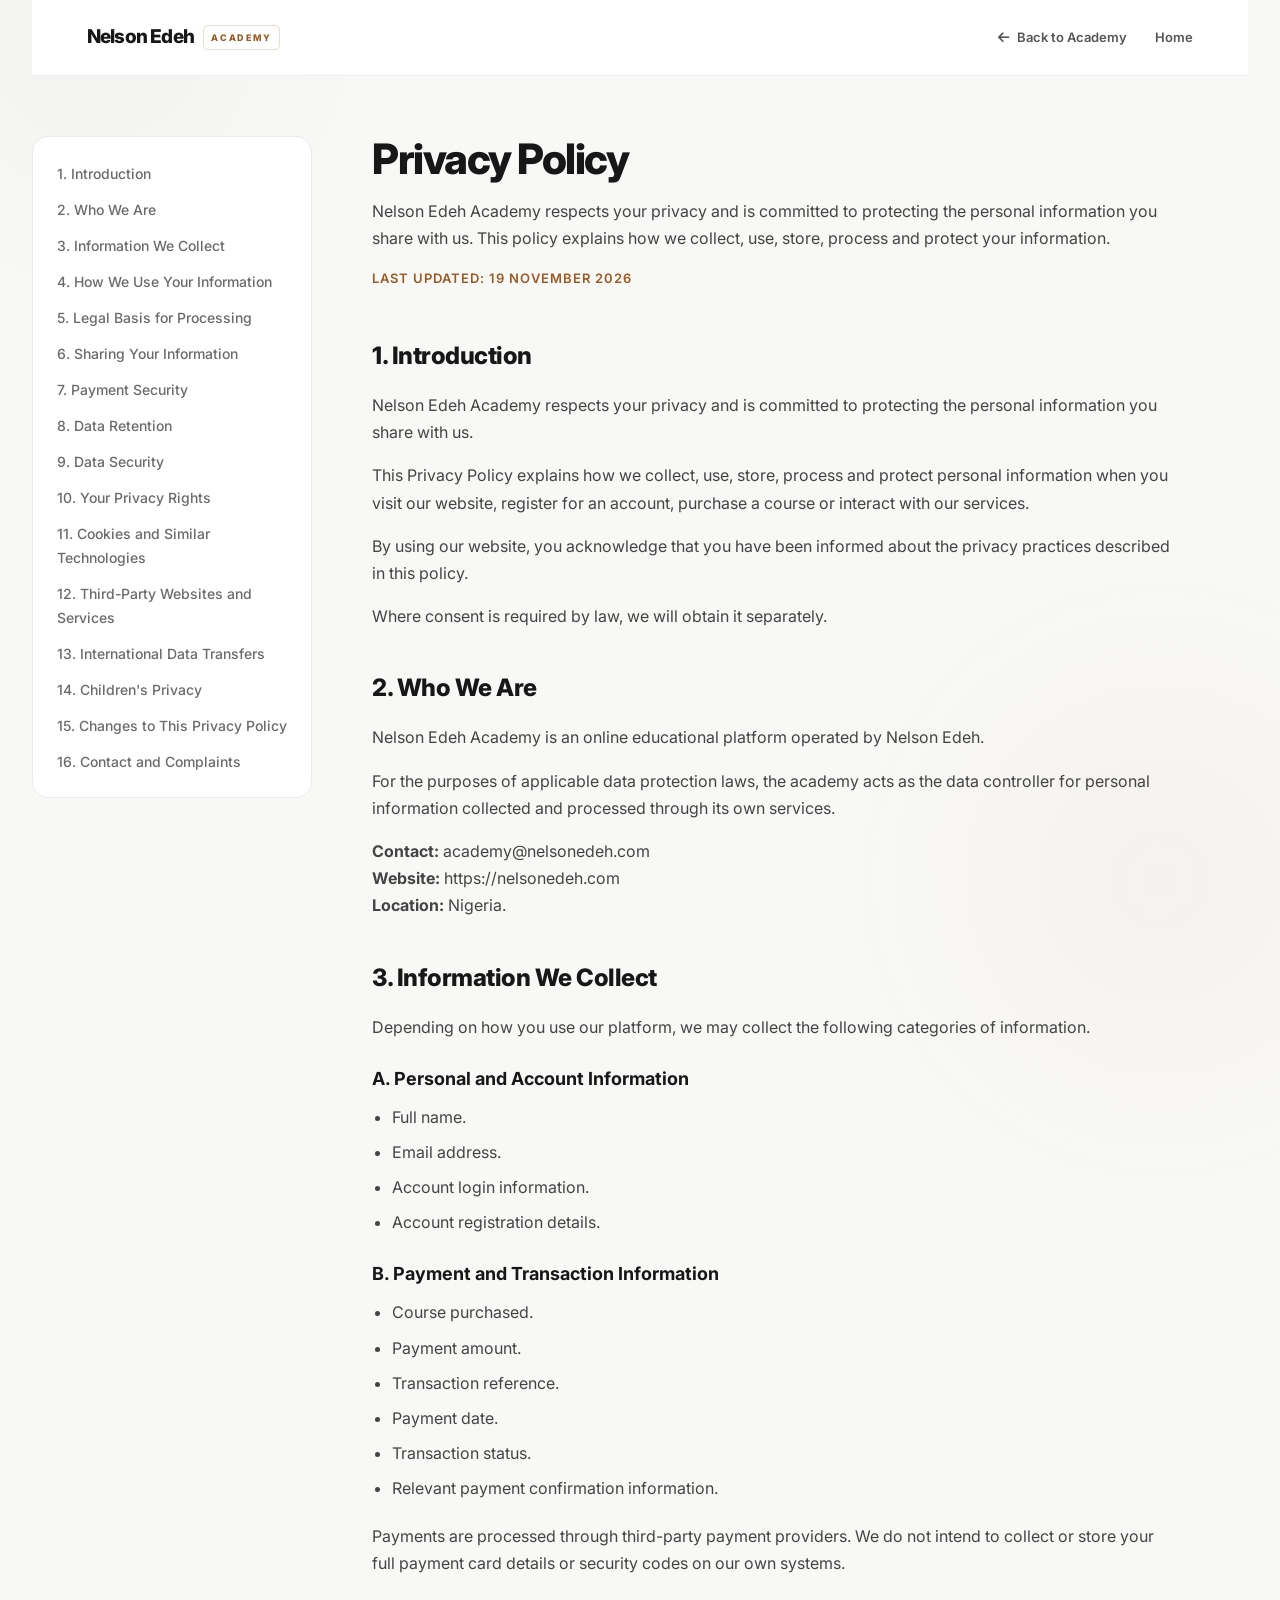
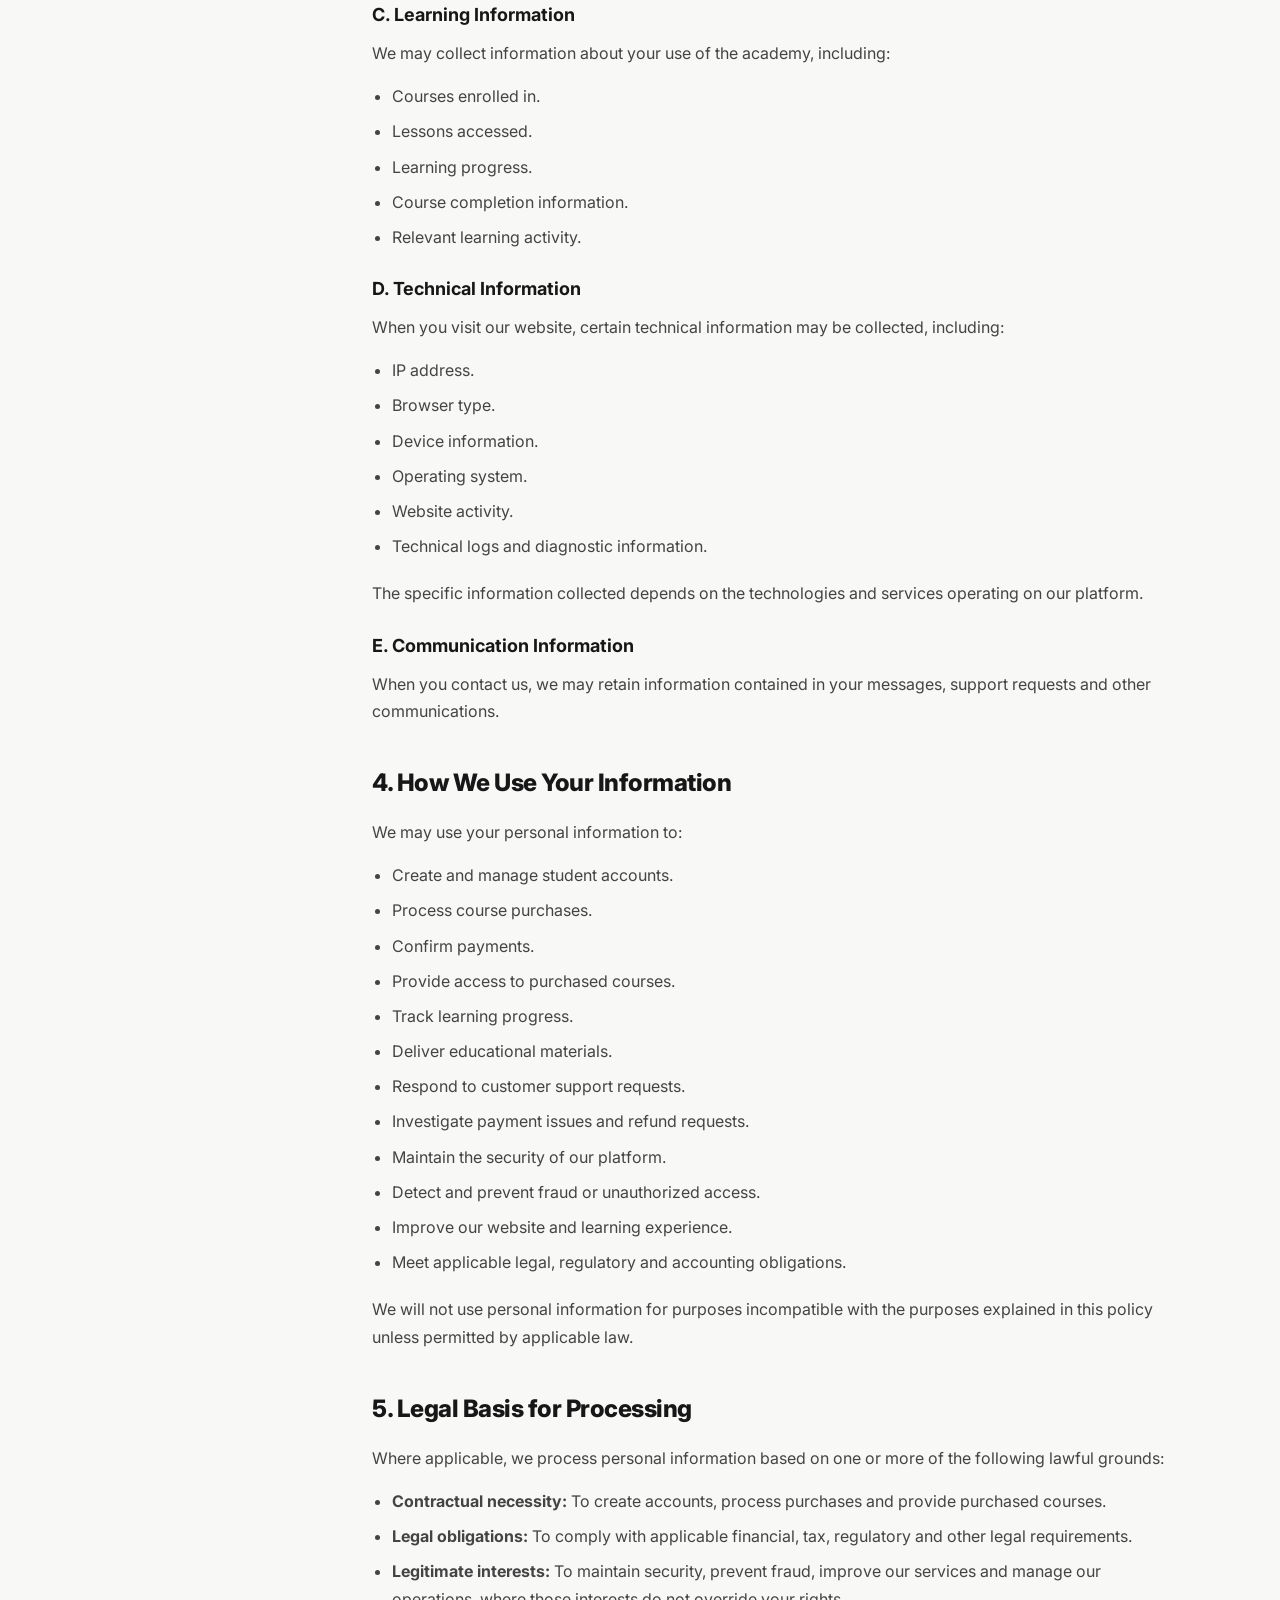
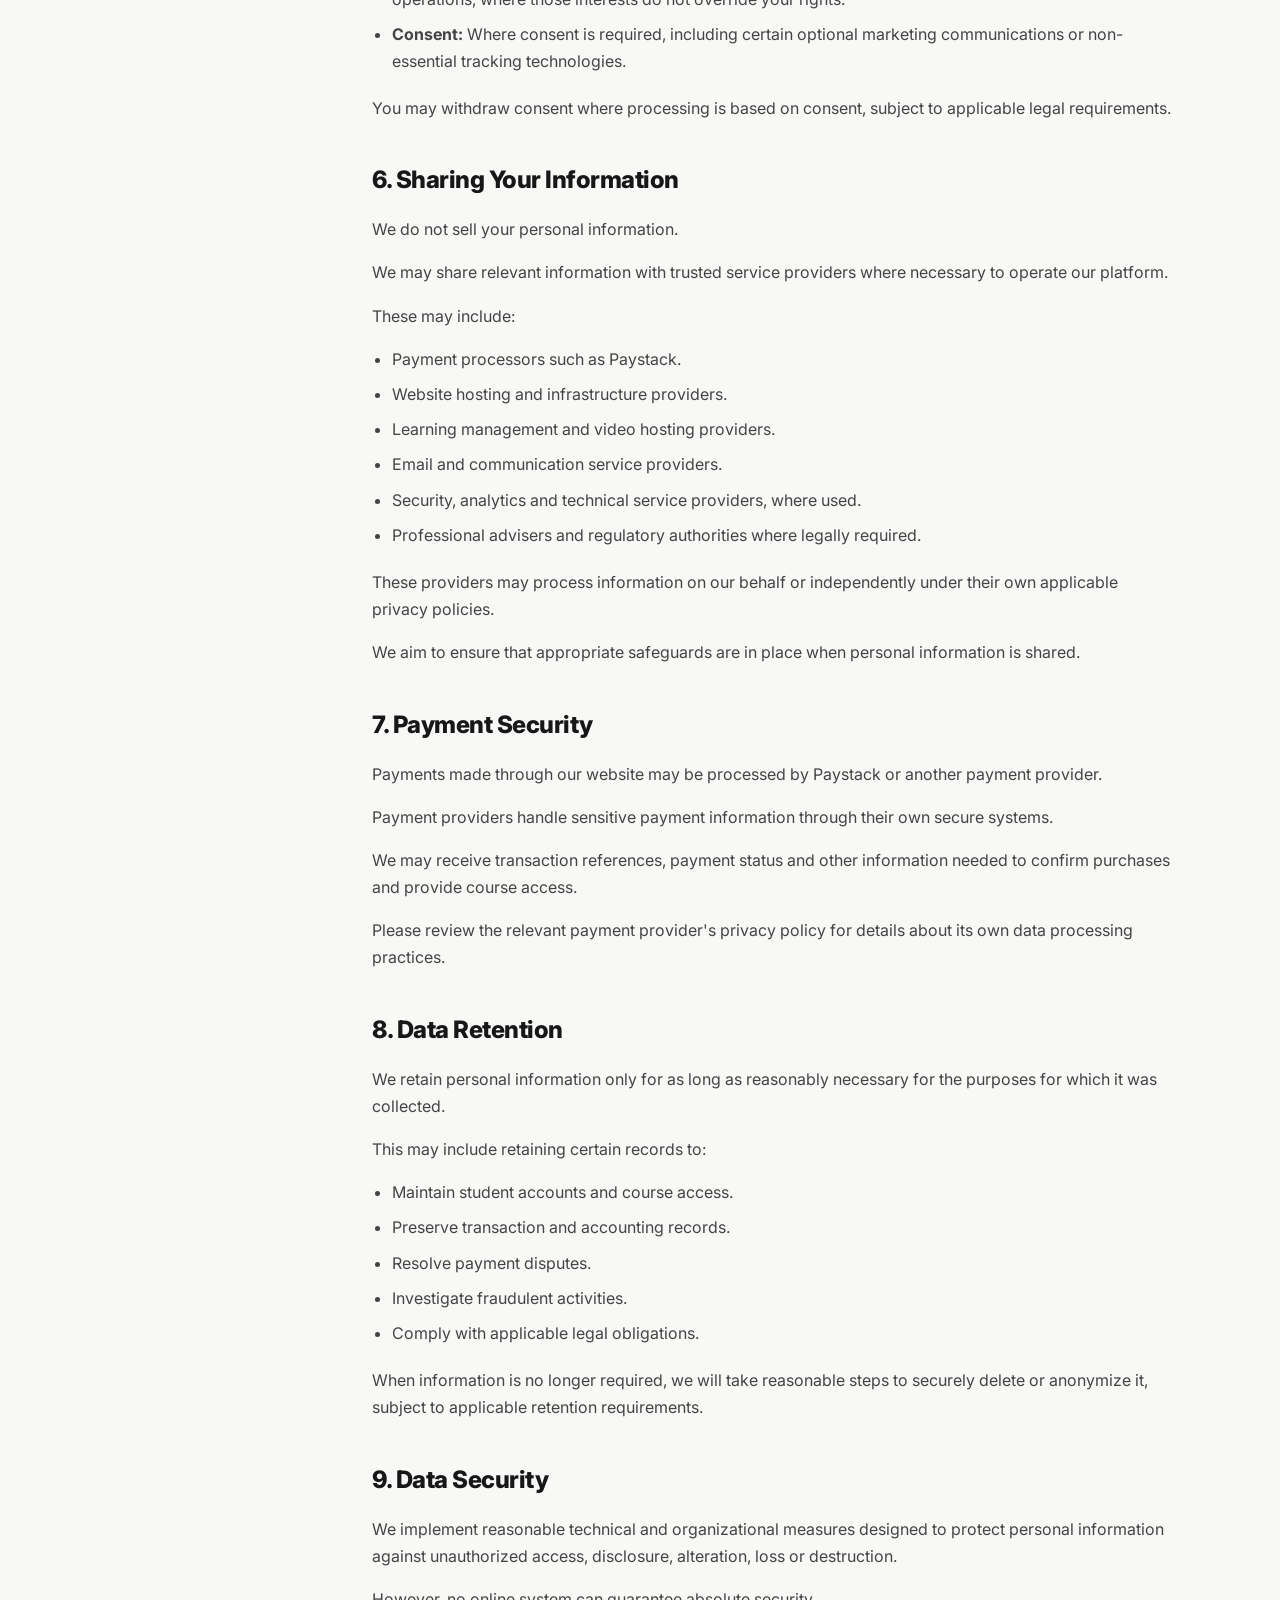
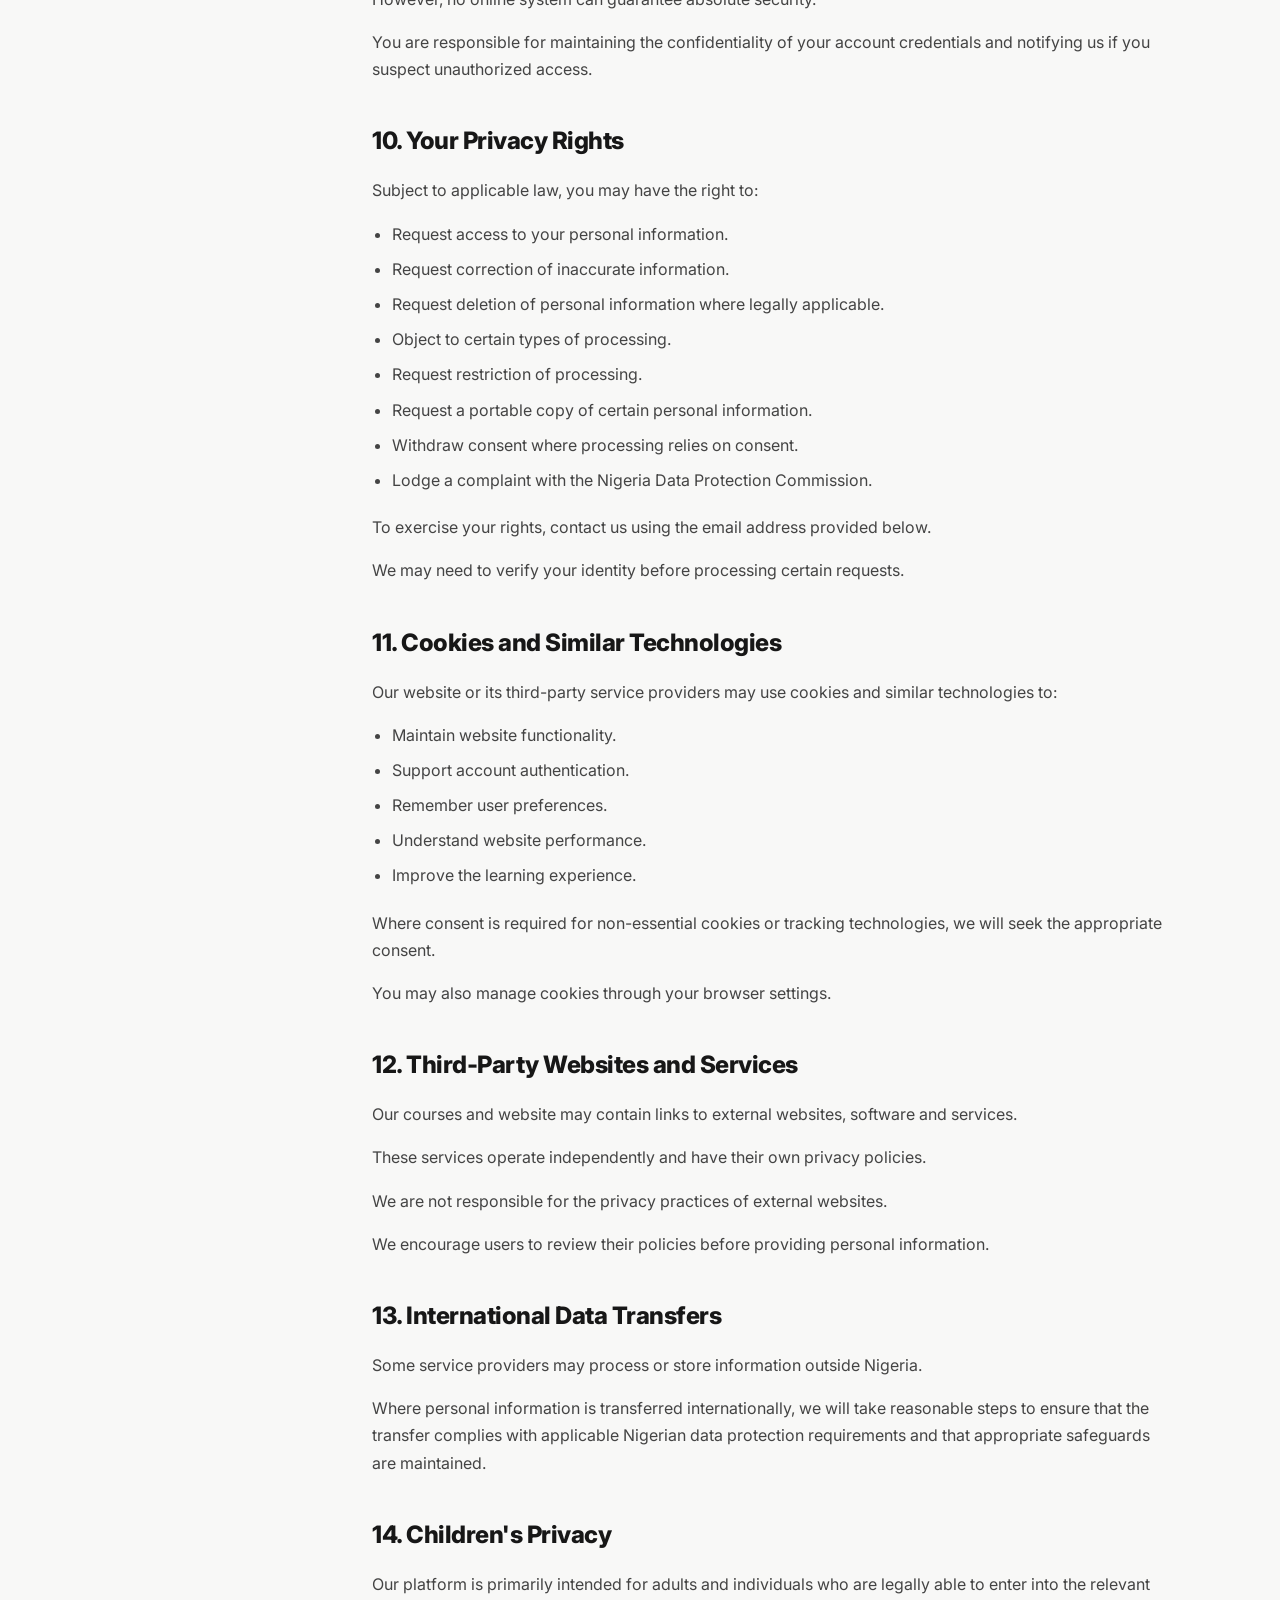
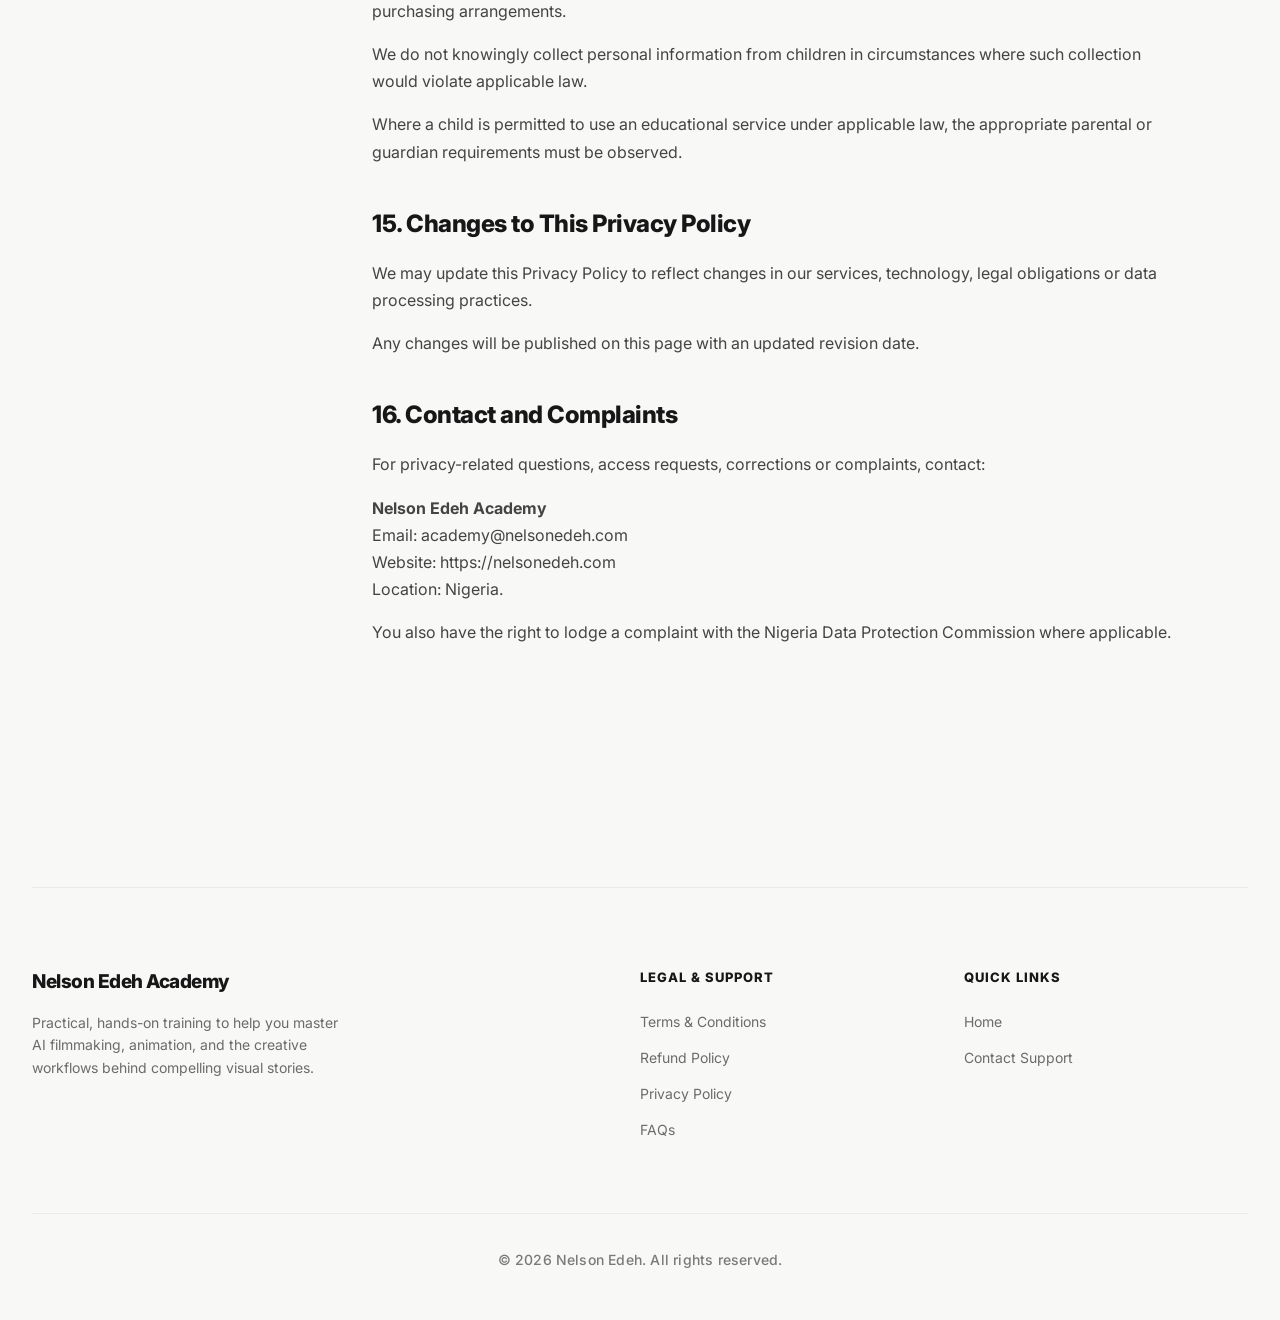
<file: privacy-policy.html>
<!DOCTYPE html>
<html lang="en">
<head>
    <meta charset="UTF-8">
    <meta name="viewport" content="width=device-width, initial-scale=1.0">
    <title>Privacy Policy — Nelson Edeh Academy</title>
    <meta name="description" content="Privacy Policy for Nelson Edeh Academy. Learn how we collect, use, store, process, and protect your personal information.">

    <link rel="preconnect" href="https://fonts.googleapis.com">
    <link rel="preconnect" href="https://fonts.gstatic.com" crossorigin>
    <link href="https://fonts.googleapis.com/css2?family=Inter:wght@300;400;500;600;700;800&display=swap" rel="stylesheet">

    <link rel="stylesheet" href="https://cdnjs.cloudflare.com/ajax/libs/font-awesome/6.7.2/css/all.min.css">
    <link rel="icon" type="image/svg+xml" href="assets/Nelson-edeh-favicon.png">
    <link rel="stylesheet" href="legal.css">
</head>
<body>

<div class="container">

    <!-- Header -->
    <header class="legal-header-bar">
        <a href="academy.html" class="legal-brand">
            Nelson Edeh
            <span>ACADEMY</span>
        </a>
        <nav class="legal-header-nav" aria-label="Main navigation">
            <a href="academy.html">
                <i class="fa-solid fa-arrow-left"></i>
                Back to Academy
            </a>
            <a href="index.html">Home</a>
        </nav>
    </header>

    <!-- Legal Page -->
    <section class="legal-page">

        <div class="legal-container">

            <!-- Table of Contents -->
            <aside class="toc-sidebar">
                <div class="toc-card">
                    <button class="toc-mobile-toggle">
                        <h3>Table of Contents</h3>
                        <i class="fa-solid fa-chevron-down"></i>
                    </button>
                    <ul class="toc-list">
                        <li><a href="#introduction">1. Introduction</a></li>
                        <li><a href="#who-we-are">2. Who We Are</a></li>
                        <li><a href="#information-we-collect">3. Information We Collect</a></li>
                        <li><a href="#how-we-use">4. How We Use Your Information</a></li>
                        <li><a href="#legal-basis">5. Legal Basis for Processing</a></li>
                        <li><a href="#sharing">6. Sharing Your Information</a></li>
                        <li><a href="#payment-security">7. Payment Security</a></li>
                        <li><a href="#data-retention">8. Data Retention</a></li>
                        <li><a href="#data-security">9. Data Security</a></li>
                        <li><a href="#privacy-rights">10. Your Privacy Rights</a></li>
                        <li><a href="#cookies">11. Cookies and Similar Technologies</a></li>
                        <li><a href="#third-party">12. Third-Party Websites and Services</a></li>
                        <li><a href="#international">13. International Data Transfers</a></li>
                        <li><a href="#children">14. Children's Privacy</a></li>
                        <li><a href="#changes">15. Changes to This Privacy Policy</a></li>
                        <li><a href="#contact">16. Contact and Complaints</a></li>
                    </ul>
                </div>
            </aside>

            <!-- Main Content -->
            <main class="policy-content">

                <div class="legal-header">
                    <h1>Privacy Policy</h1>
                    <p>Nelson Edeh Academy respects your privacy and is committed to protecting the personal information you share with us. This policy explains how we collect, use, store, process and protect your information.</p>
                    <span class="last-updated">Last updated: 19 November 2026</span>
                </div>

                <section id="introduction">
                    <h2>1. Introduction</h2>
                    <p>Nelson Edeh Academy respects your privacy and is committed to protecting the personal information you share with us.</p>
                    <p>This Privacy Policy explains how we collect, use, store, process and protect personal information when you visit our website, register for an account, purchase a course or interact with our services.</p>
                    <p>By using our website, you acknowledge that you have been informed about the privacy practices described in this policy.</p>
                    <p>Where consent is required by law, we will obtain it separately.</p>
                </section>

                <section id="who-we-are">
                    <h2>2. Who We Are</h2>
                    <p>Nelson Edeh Academy is an online educational platform operated by Nelson Edeh.</p>
                    <p>For the purposes of applicable data protection laws, the academy acts as the data controller for personal information collected and processed through its own services.</p>
                    <p><strong>Contact:</strong> <a href="mailto:academy@nelsonedeh.com">academy@nelsonedeh.com</a><br>
                    <strong>Website:</strong> <a href="https://nelsonedeh.com" target="_blank">https://nelsonedeh.com</a><br>
                    <strong>Location:</strong> Nigeria.</p>
                </section>

                <section id="information-we-collect">
                    <h2>3. Information We Collect</h2>
                    <p>Depending on how you use our platform, we may collect the following categories of information.</p>

                    <h3>A. Personal and Account Information</h3>
                    <ul>
                        <li>Full name.</li>
                        <li>Email address.</li>
                        <li>Account login information.</li>
                        <li>Account registration details.</li>
                    </ul>

                    <h3>B. Payment and Transaction Information</h3>
                    <ul>
                        <li>Course purchased.</li>
                        <li>Payment amount.</li>
                        <li>Transaction reference.</li>
                        <li>Payment date.</li>
                        <li>Transaction status.</li>
                        <li>Relevant payment confirmation information.</li>
                    </ul>
                    <p>Payments are processed through third-party payment providers. We do not intend to collect or store your full payment card details or security codes on our own systems.</p>

                    <h3>C. Learning Information</h3>
                    <p>We may collect information about your use of the academy, including:</p>
                    <ul>
                        <li>Courses enrolled in.</li>
                        <li>Lessons accessed.</li>
                        <li>Learning progress.</li>
                        <li>Course completion information.</li>
                        <li>Relevant learning activity.</li>
                    </ul>

                    <h3>D. Technical Information</h3>
                    <p>When you visit our website, certain technical information may be collected, including:</p>
                    <ul>
                        <li>IP address.</li>
                        <li>Browser type.</li>
                        <li>Device information.</li>
                        <li>Operating system.</li>
                        <li>Website activity.</li>
                        <li>Technical logs and diagnostic information.</li>
                    </ul>
                    <p>The specific information collected depends on the technologies and services operating on our platform.</p>

                    <h3>E. Communication Information</h3>
                    <p>When you contact us, we may retain information contained in your messages, support requests and other communications.</p>
                </section>

                <section id="how-we-use">
                    <h2>4. How We Use Your Information</h2>
                    <p>We may use your personal information to:</p>
                    <ul>
                        <li>Create and manage student accounts.</li>
                        <li>Process course purchases.</li>
                        <li>Confirm payments.</li>
                        <li>Provide access to purchased courses.</li>
                        <li>Track learning progress.</li>
                        <li>Deliver educational materials.</li>
                        <li>Respond to customer support requests.</li>
                        <li>Investigate payment issues and refund requests.</li>
                        <li>Maintain the security of our platform.</li>
                        <li>Detect and prevent fraud or unauthorized access.</li>
                        <li>Improve our website and learning experience.</li>
                        <li>Meet applicable legal, regulatory and accounting obligations.</li>
                    </ul>
                    <p>We will not use personal information for purposes incompatible with the purposes explained in this policy unless permitted by applicable law.</p>
                </section>

                <section id="legal-basis">
                    <h2>5. Legal Basis for Processing</h2>
                    <p>Where applicable, we process personal information based on one or more of the following lawful grounds:</p>
                    <ul>
                        <li><strong>Contractual necessity:</strong> To create accounts, process purchases and provide purchased courses.</li>
                        <li><strong>Legal obligations:</strong> To comply with applicable financial, tax, regulatory and other legal requirements.</li>
                        <li><strong>Legitimate interests:</strong> To maintain security, prevent fraud, improve our services and manage our operations, where those interests do not override your rights.</li>
                        <li><strong>Consent:</strong> Where consent is required, including certain optional marketing communications or non-essential tracking technologies.</li>
                    </ul>
                    <p>You may withdraw consent where processing is based on consent, subject to applicable legal requirements.</p>
                </section>

                <section id="sharing">
                    <h2>6. Sharing Your Information</h2>
                    <p>We do not sell your personal information.</p>
                    <p>We may share relevant information with trusted service providers where necessary to operate our platform.</p>
                    <p>These may include:</p>
                    <ul>
                        <li>Payment processors such as Paystack.</li>
                        <li>Website hosting and infrastructure providers.</li>
                        <li>Learning management and video hosting providers.</li>
                        <li>Email and communication service providers.</li>
                        <li>Security, analytics and technical service providers, where used.</li>
                        <li>Professional advisers and regulatory authorities where legally required.</li>
                    </ul>
                    <p>These providers may process information on our behalf or independently under their own applicable privacy policies.</p>
                    <p>We aim to ensure that appropriate safeguards are in place when personal information is shared.</p>
                </section>

                <section id="payment-security">
                    <h2>7. Payment Security</h2>
                    <p>Payments made through our website may be processed by Paystack or another payment provider.</p>
                    <p>Payment providers handle sensitive payment information through their own secure systems.</p>
                    <p>We may receive transaction references, payment status and other information needed to confirm purchases and provide course access.</p>
                    <p>Please review the relevant payment provider's privacy policy for details about its own data processing practices.</p>
                </section>

                <section id="data-retention">
                    <h2>8. Data Retention</h2>
                    <p>We retain personal information only for as long as reasonably necessary for the purposes for which it was collected.</p>
                    <p>This may include retaining certain records to:</p>
                    <ul>
                        <li>Maintain student accounts and course access.</li>
                        <li>Preserve transaction and accounting records.</li>
                        <li>Resolve payment disputes.</li>
                        <li>Investigate fraudulent activities.</li>
                        <li>Comply with applicable legal obligations.</li>
                    </ul>
                    <p>When information is no longer required, we will take reasonable steps to securely delete or anonymize it, subject to applicable retention requirements.</p>
                </section>

                <section id="data-security">
                    <h2>9. Data Security</h2>
                    <p>We implement reasonable technical and organizational measures designed to protect personal information against unauthorized access, disclosure, alteration, loss or destruction.</p>
                    <p>However, no online system can guarantee absolute security.</p>
                    <p>You are responsible for maintaining the confidentiality of your account credentials and notifying us if you suspect unauthorized access.</p>
                </section>

                <section id="privacy-rights">
                    <h2>10. Your Privacy Rights</h2>
                    <p>Subject to applicable law, you may have the right to:</p>
                    <ul>
                        <li>Request access to your personal information.</li>
                        <li>Request correction of inaccurate information.</li>
                        <li>Request deletion of personal information where legally applicable.</li>
                        <li>Object to certain types of processing.</li>
                        <li>Request restriction of processing.</li>
                        <li>Request a portable copy of certain personal information.</li>
                        <li>Withdraw consent where processing relies on consent.</li>
                        <li>Lodge a complaint with the Nigeria Data Protection Commission.</li>
                    </ul>
                    <p>To exercise your rights, contact us using the email address provided below.</p>
                    <p>We may need to verify your identity before processing certain requests.</p>
                </section>

                <section id="cookies">
                    <h2>11. Cookies and Similar Technologies</h2>
                    <p>Our website or its third-party service providers may use cookies and similar technologies to:</p>
                    <ul>
                        <li>Maintain website functionality.</li>
                        <li>Support account authentication.</li>
                        <li>Remember user preferences.</li>
                        <li>Understand website performance.</li>
                        <li>Improve the learning experience.</li>
                    </ul>
                    <p>Where consent is required for non-essential cookies or tracking technologies, we will seek the appropriate consent.</p>
                    <p>You may also manage cookies through your browser settings.</p>
                </section>

                <section id="third-party">
                    <h2>12. Third-Party Websites and Services</h2>
                    <p>Our courses and website may contain links to external websites, software and services.</p>
                    <p>These services operate independently and have their own privacy policies.</p>
                    <p>We are not responsible for the privacy practices of external websites.</p>
                    <p>We encourage users to review their policies before providing personal information.</p>
                </section>

                <section id="international">
                    <h2>13. International Data Transfers</h2>
                    <p>Some service providers may process or store information outside Nigeria.</p>
                    <p>Where personal information is transferred internationally, we will take reasonable steps to ensure that the transfer complies with applicable Nigerian data protection requirements and that appropriate safeguards are maintained.</p>
                </section>

                <section id="children">
                    <h2>14. Children's Privacy</h2>
                    <p>Our platform is primarily intended for adults and individuals who are legally able to enter into the relevant purchasing arrangements.</p>
                    <p>We do not knowingly collect personal information from children in circumstances where such collection would violate applicable law.</p>
                    <p>Where a child is permitted to use an educational service under applicable law, the appropriate parental or guardian requirements must be observed.</p>
                </section>

                <section id="changes">
                    <h2>15. Changes to This Privacy Policy</h2>
                    <p>We may update this Privacy Policy to reflect changes in our services, technology, legal obligations or data processing practices.</p>
                    <p>Any changes will be published on this page with an updated revision date.</p>
                </section>

                <section id="contact">
                    <h2>16. Contact and Complaints</h2>
                    <p>For privacy-related questions, access requests, corrections or complaints, contact:</p>
                    <p><strong>Nelson Edeh Academy</strong><br>
                    Email: <a href="mailto:academy@nelsonedeh.com">academy@nelsonedeh.com</a><br>
                    Website: <a href="https://nelsonedeh.com" target="_blank">https://nelsonedeh.com</a><br>
                    Location: Nigeria.</p>
                    <p>You also have the right to lodge a complaint with the Nigeria Data Protection Commission where applicable.</p>
                </section>

            </main>
        </div>

    </section>

    <!-- Footer -->
    <footer>
        <div class="footer-grid">
            <div class="footer-brand">
                <h4>Nelson Edeh Academy</h4>
                <p>Practical, hands-on training to help you master AI filmmaking, animation, and the creative workflows behind compelling visual stories.</p>
            </div>
            <div class="footer-links">
                <h5>Legal & Support</h5>
                <ul>
                    <li><a href="terms.html">Terms & Conditions</a></li>
                    <li><a href="refund-policy.html">Refund Policy</a></li>
                    <li><a href="privacy-policy.html">Privacy Policy</a></li>
                    <li><a href="faq.html">FAQs</a></li>
                </ul>
            </div>
            <div class="footer-links">
                <h5>Quick Links</h5>
                <ul>
                    <li><a href="academy.html">Home</a></li>
                    <li><a href="mailto:academy@nelsonedeh.com">Contact Support</a></li>
                </ul>
            </div>
        </div>
        <div class="footer-bottom">
            <p>© 2026 Nelson Edeh. All rights reserved.</p>
        </div>
    </footer>

</div>

<script src="legal-script.js"></script>
</body>
</html>
</file>
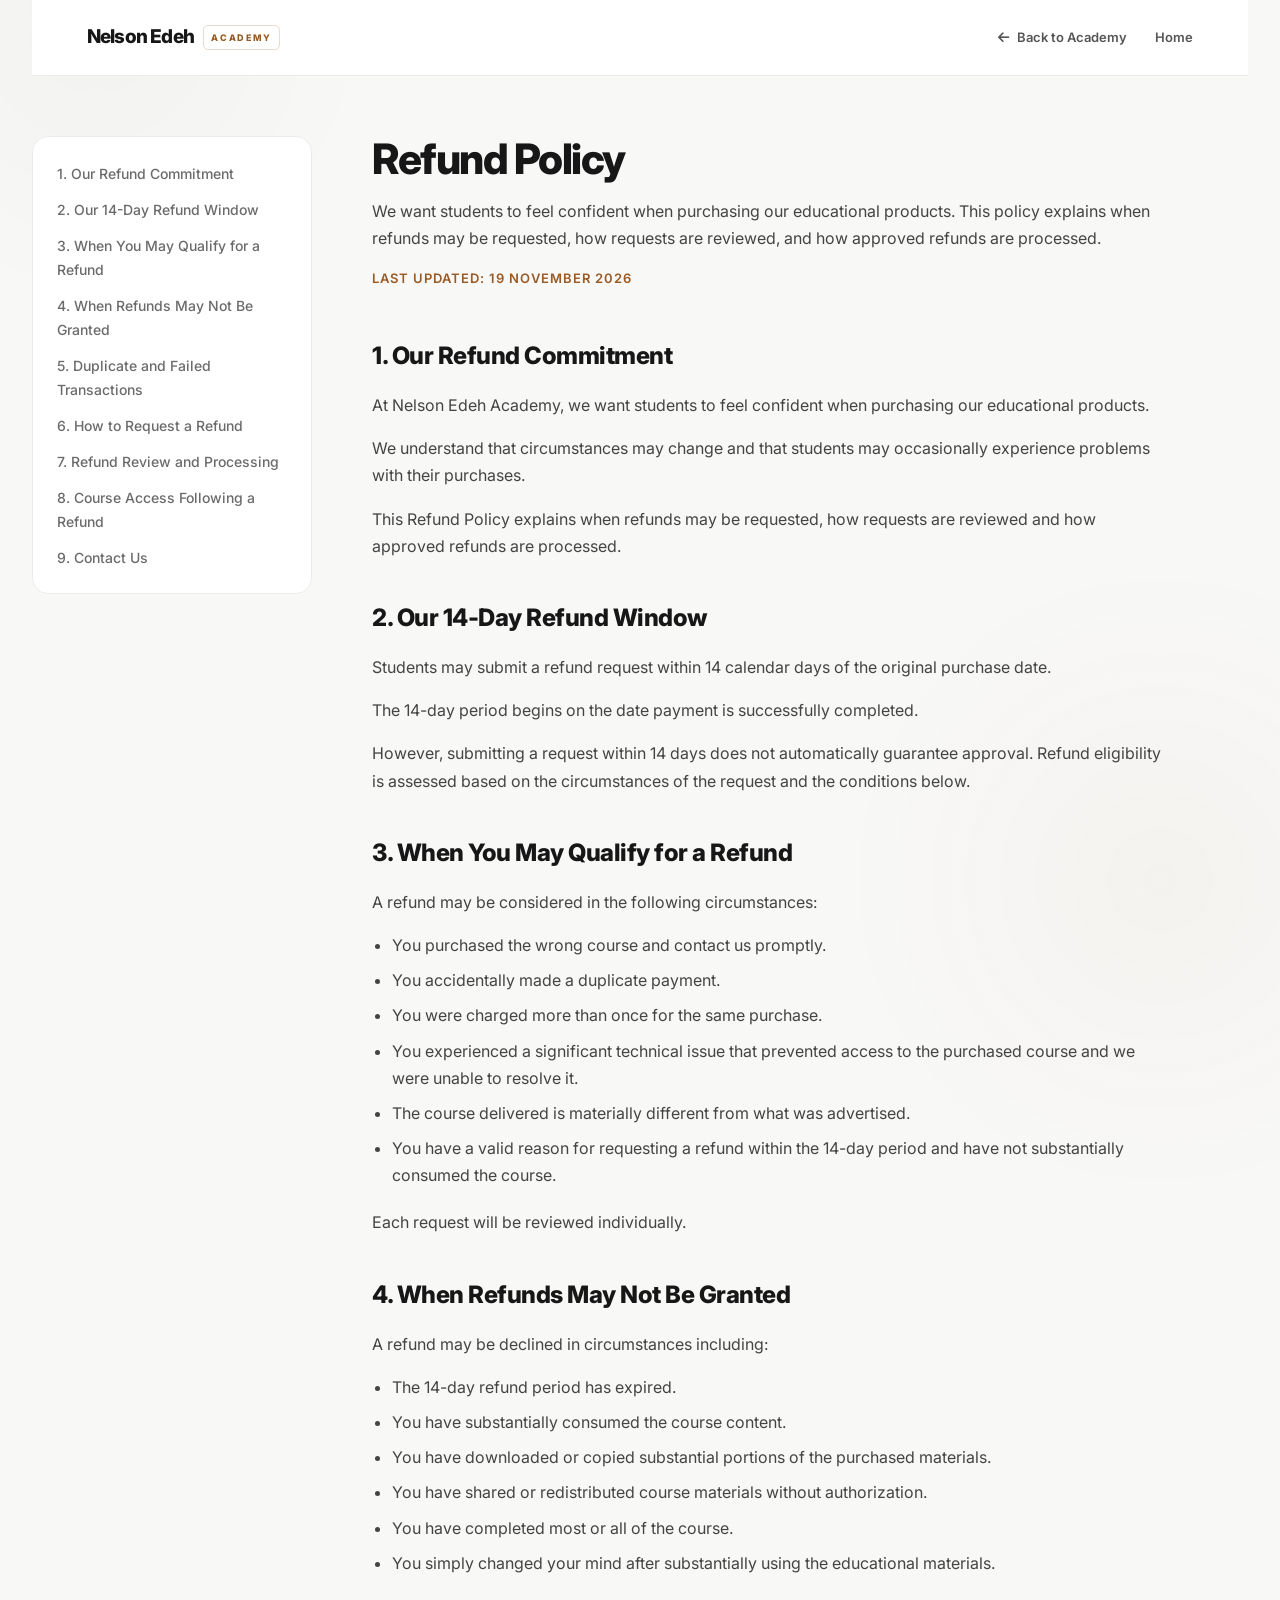
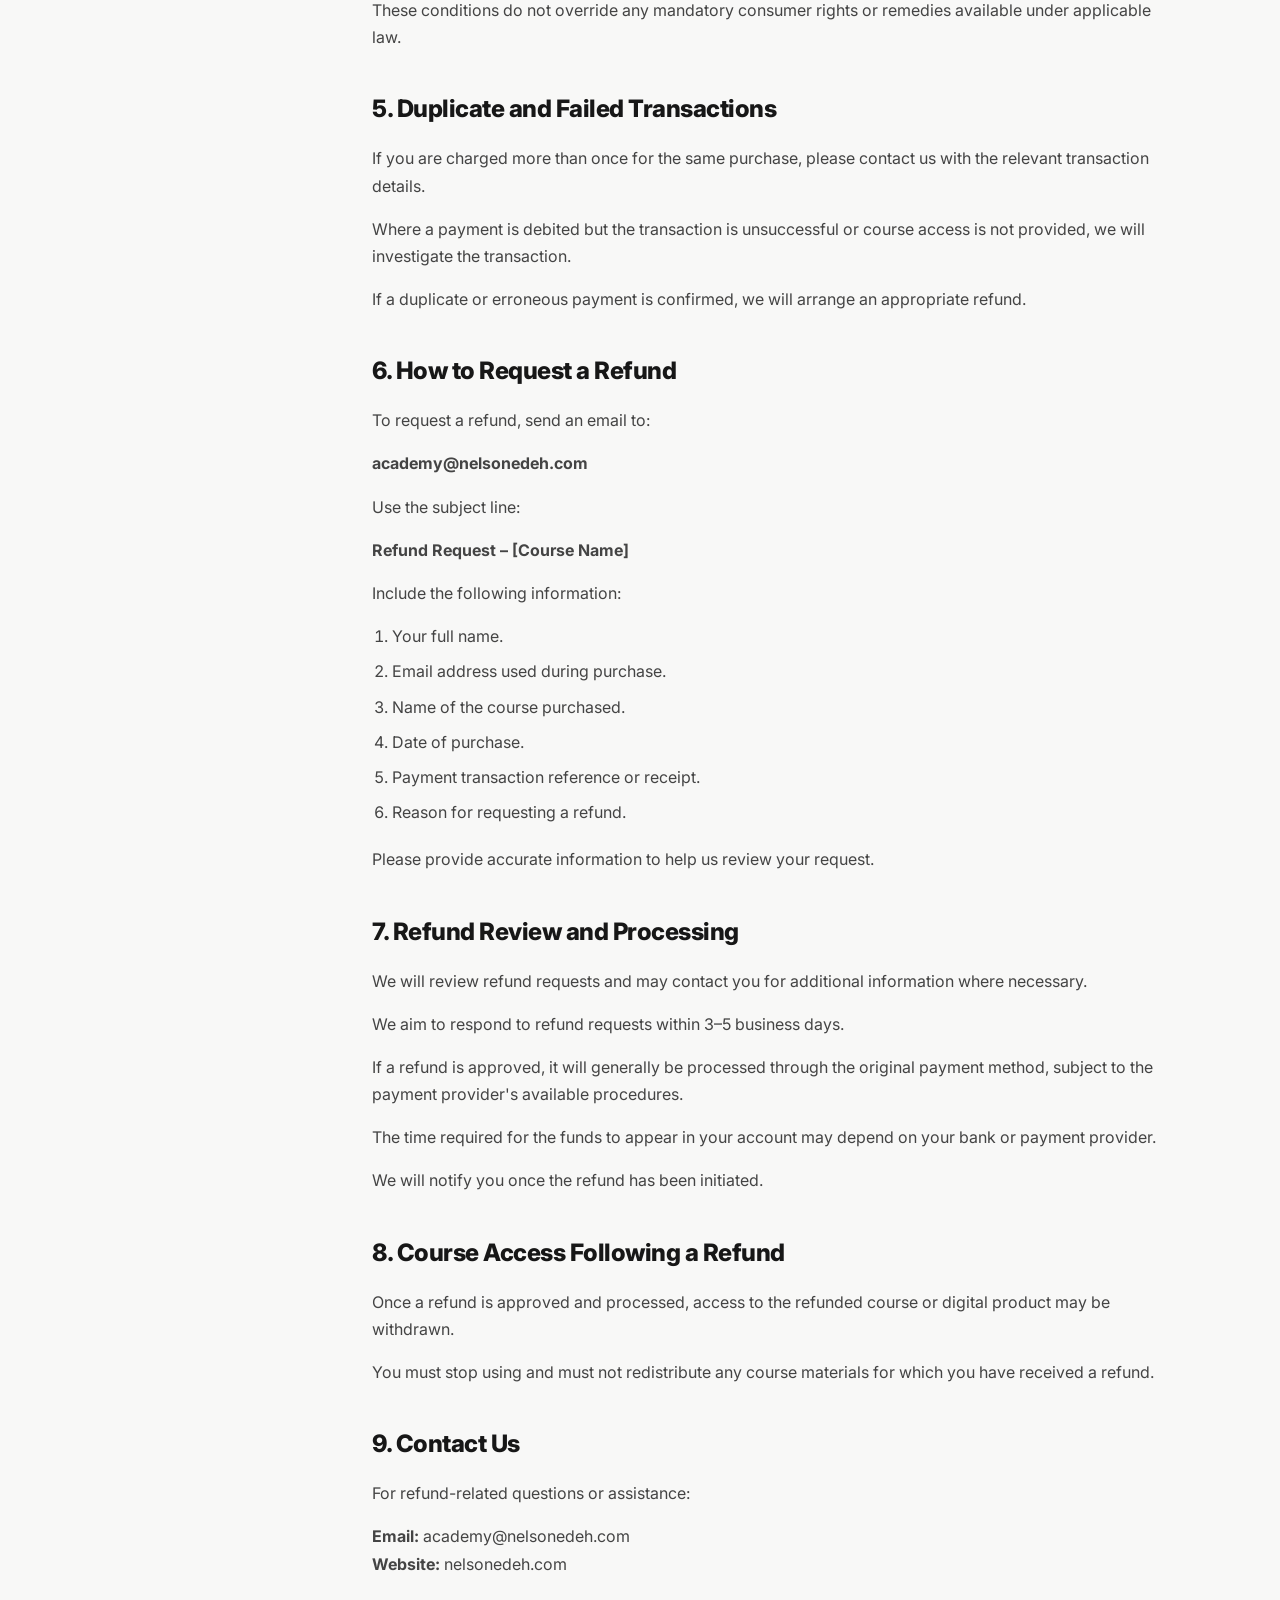
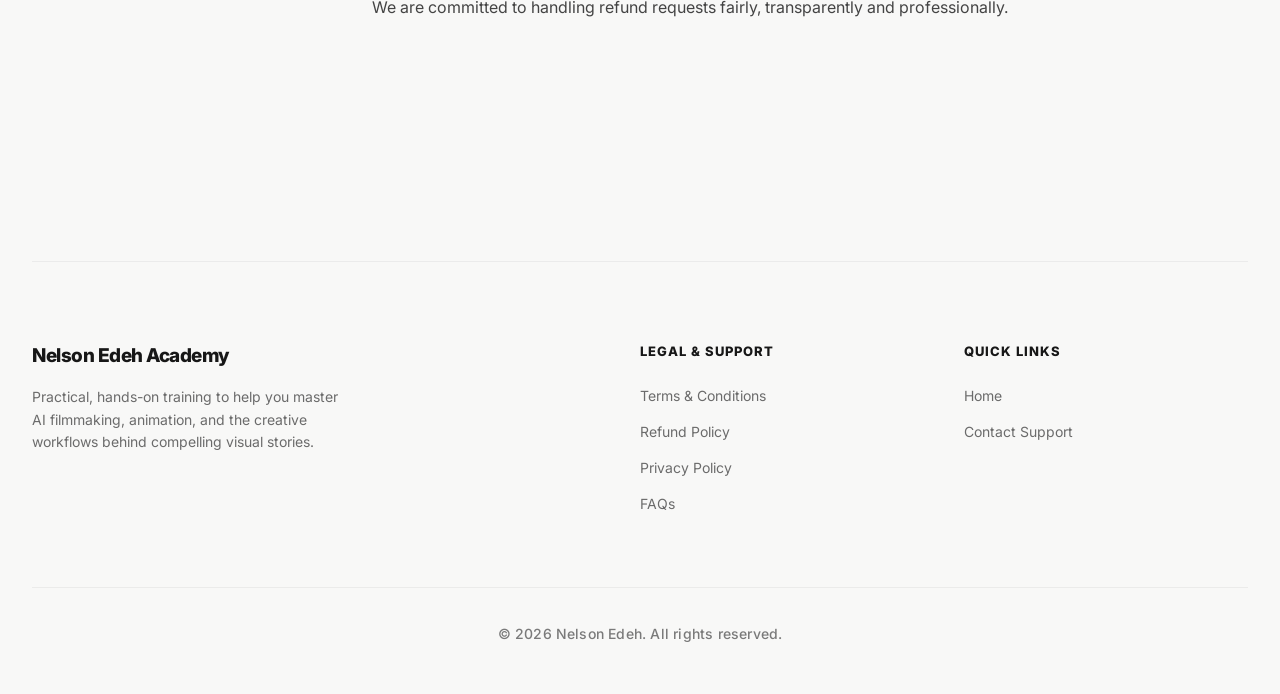
<file: refund-policy.html>
<!DOCTYPE html>
<html lang="en">
<head>
    <meta charset="UTF-8">
    <meta name="viewport" content="width=device-width, initial-scale=1.0">
    <title>Refund Policy — Nelson Edeh Academy</title>
    <meta name="description" content="Refund Policy for Nelson Edeh Academy. Learn about our 14-day refund window, eligibility criteria, and how to request a refund.">

    <link rel="preconnect" href="https://fonts.googleapis.com">
    <link rel="preconnect" href="https://fonts.gstatic.com" crossorigin>
    <link href="https://fonts.googleapis.com/css2?family=Inter:wght@300;400;500;600;700;800&display=swap" rel="stylesheet">

    <link rel="stylesheet" href="https://cdnjs.cloudflare.com/ajax/libs/font-awesome/6.7.2/css/all.min.css">
    <link rel="icon" type="image/svg+xml" href="assets/Nelson-edeh-favicon.png">
    <link rel="stylesheet" href="legal.css">
</head>
<body>

<div class="container">

    <!-- Header -->
    <header class="legal-header-bar">
        <a href="academy.html" class="legal-brand">
            Nelson Edeh
            <span>ACADEMY</span>
        </a>
        <nav class="legal-header-nav" aria-label="Main navigation">
            <a href="academy.html">
                <i class="fa-solid fa-arrow-left"></i>
                Back to Academy
            </a>
            <a href="index.html">Home</a>
        </nav>
    </header>

    <!-- Legal Page -->
    <section class="legal-page">

        <div class="legal-container">

            <!-- Table of Contents -->
            <aside class="toc-sidebar">
                <div class="toc-card">
                    <button class="toc-mobile-toggle">
                        <h3>Table of Contents</h3>
                        <i class="fa-solid fa-chevron-down"></i>
                    </button>
                    <ul class="toc-list">
                        <li><a href="#intro">1. Our Refund Commitment</a></li>
                        <li><a href="#refund-window">2. Our 14-Day Refund Window</a></li>
                        <li><a href="#qualify">3. When You May Qualify for a Refund</a></li>
                        <li><a href="#not-granted">4. When Refunds May Not Be Granted</a></li>
                        <li><a href="#duplicate">5. Duplicate and Failed Transactions</a></li>
                        <li><a href="#request">6. How to Request a Refund</a></li>
                        <li><a href="#processing">7. Refund Review and Processing</a></li>
                        <li><a href="#access">8. Course Access Following a Refund</a></li>
                        <li><a href="#contact">9. Contact Us</a></li>
                    </ul>
                </div>
            </aside>

            <!-- Main Content -->
            <main class="policy-content">

                <div class="legal-header">
                    <h1>Refund Policy</h1>
                    <p>We want students to feel confident when purchasing our educational products. This policy explains when refunds may be requested, how requests are reviewed, and how approved refunds are processed.</p>
                    <span class="last-updated">Last updated: 19 November 2026</span>
                </div>

                <section id="intro">
                    <h2>1. Our Refund Commitment</h2>
                    <p>At Nelson Edeh Academy, we want students to feel confident when purchasing our educational products.</p>
                    <p>We understand that circumstances may change and that students may occasionally experience problems with their purchases.</p>
                    <p>This Refund Policy explains when refunds may be requested, how requests are reviewed and how approved refunds are processed.</p>
                </section>

                <section id="refund-window">
                    <h2>2. Our 14-Day Refund Window</h2>
                    <p>Students may submit a refund request within 14 calendar days of the original purchase date.</p>
                    <p>The 14-day period begins on the date payment is successfully completed.</p>
                    <p>However, submitting a request within 14 days does not automatically guarantee approval. Refund eligibility is assessed based on the circumstances of the request and the conditions below.</p>
                </section>

                <section id="qualify">
                    <h2>3. When You May Qualify for a Refund</h2>
                    <p>A refund may be considered in the following circumstances:</p>
                    <ul>
                        <li>You purchased the wrong course and contact us promptly.</li>
                        <li>You accidentally made a duplicate payment.</li>
                        <li>You were charged more than once for the same purchase.</li>
                        <li>You experienced a significant technical issue that prevented access to the purchased course and we were unable to resolve it.</li>
                        <li>The course delivered is materially different from what was advertised.</li>
                        <li>You have a valid reason for requesting a refund within the 14-day period and have not substantially consumed the course.</li>
                    </ul>
                    <p>Each request will be reviewed individually.</p>
                </section>

                <section id="not-granted">
                    <h2>4. When Refunds May Not Be Granted</h2>
                    <p>A refund may be declined in circumstances including:</p>
                    <ul>
                        <li>The 14-day refund period has expired.</li>
                        <li>You have substantially consumed the course content.</li>
                        <li>You have downloaded or copied substantial portions of the purchased materials.</li>
                        <li>You have shared or redistributed course materials without authorization.</li>
                        <li>You have completed most or all of the course.</li>
                        <li>You simply changed your mind after substantially using the educational materials.</li>
                    </ul>
                    <p>These conditions do not override any mandatory consumer rights or remedies available under applicable law.</p>
                </section>

                <section id="duplicate">
                    <h2>5. Duplicate and Failed Transactions</h2>
                    <p>If you are charged more than once for the same purchase, please contact us with the relevant transaction details.</p>
                    <p>Where a payment is debited but the transaction is unsuccessful or course access is not provided, we will investigate the transaction.</p>
                    <p>If a duplicate or erroneous payment is confirmed, we will arrange an appropriate refund.</p>
                </section>

                <section id="request">
                    <h2>6. How to Request a Refund</h2>
                    <p>To request a refund, send an email to:</p>
                    <p><strong>academy@nelsonedeh.com</strong></p>
                    <p>Use the subject line:</p>
                    <p><strong>Refund Request – [Course Name]</strong></p>
                    <p>Include the following information:</p>
                    <ol>
                        <li>Your full name.</li>
                        <li>Email address used during purchase.</li>
                        <li>Name of the course purchased.</li>
                        <li>Date of purchase.</li>
                        <li>Payment transaction reference or receipt.</li>
                        <li>Reason for requesting a refund.</li>
                    </ol>
                    <p>Please provide accurate information to help us review your request.</p>
                </section>

                <section id="processing">
                    <h2>7. Refund Review and Processing</h2>
                    <p>We will review refund requests and may contact you for additional information where necessary.</p>
                    <p>We aim to respond to refund requests within 3–5 business days.</p>
                    <p>If a refund is approved, it will generally be processed through the original payment method, subject to the payment provider's available procedures.</p>
                    <p>The time required for the funds to appear in your account may depend on your bank or payment provider.</p>
                    <p>We will notify you once the refund has been initiated.</p>
                </section>

                <section id="access">
                    <h2>8. Course Access Following a Refund</h2>
                    <p>Once a refund is approved and processed, access to the refunded course or digital product may be withdrawn.</p>
                    <p>You must stop using and must not redistribute any course materials for which you have received a refund.</p>
                </section>

                <section id="contact">
                    <h2>9. Contact Us</h2>
                    <p>For refund-related questions or assistance:</p>
                    <p><strong>Email:</strong> <a href="mailto:academy@nelsonedeh.com">academy@nelsonedeh.com</a><br>
                    <strong>Website:</strong> <a href="https://nelsonedeh.com" target="_blank">nelsonedeh.com</a></p>
                    <p>We are committed to handling refund requests fairly, transparently and professionally.</p>
                </section>

            </main>
        </div>

    </section>

    <!-- Footer -->
    <footer>
        <div class="footer-grid">
            <div class="footer-brand">
                <h4>Nelson Edeh Academy</h4>
                <p>Practical, hands-on training to help you master AI filmmaking, animation, and the creative workflows behind compelling visual stories.</p>
            </div>
            <div class="footer-links">
                <h5>Legal & Support</h5>
                <ul>
                    <li><a href="terms.html">Terms & Conditions</a></li>
                    <li><a href="refund-policy.html">Refund Policy</a></li>
                    <li><a href="privacy-policy.html">Privacy Policy</a></li>
                    <li><a href="faq.html">FAQs</a></li>
                </ul>
            </div>
            <div class="footer-links">
                <h5>Quick Links</h5>
                <ul>
                    <li><a href="academy.html">Home</a></li>
                    <li><a href="mailto:academy@nelsonedeh.com">Contact Support</a></li>
                </ul>
            </div>
        </div>
        <div class="footer-bottom">
            <p>© 2026 Nelson Edeh. All rights reserved.</p>
        </div>
    </footer>

</div>

<script src="legal-script.js"></script>
</body>
</html>
</file>
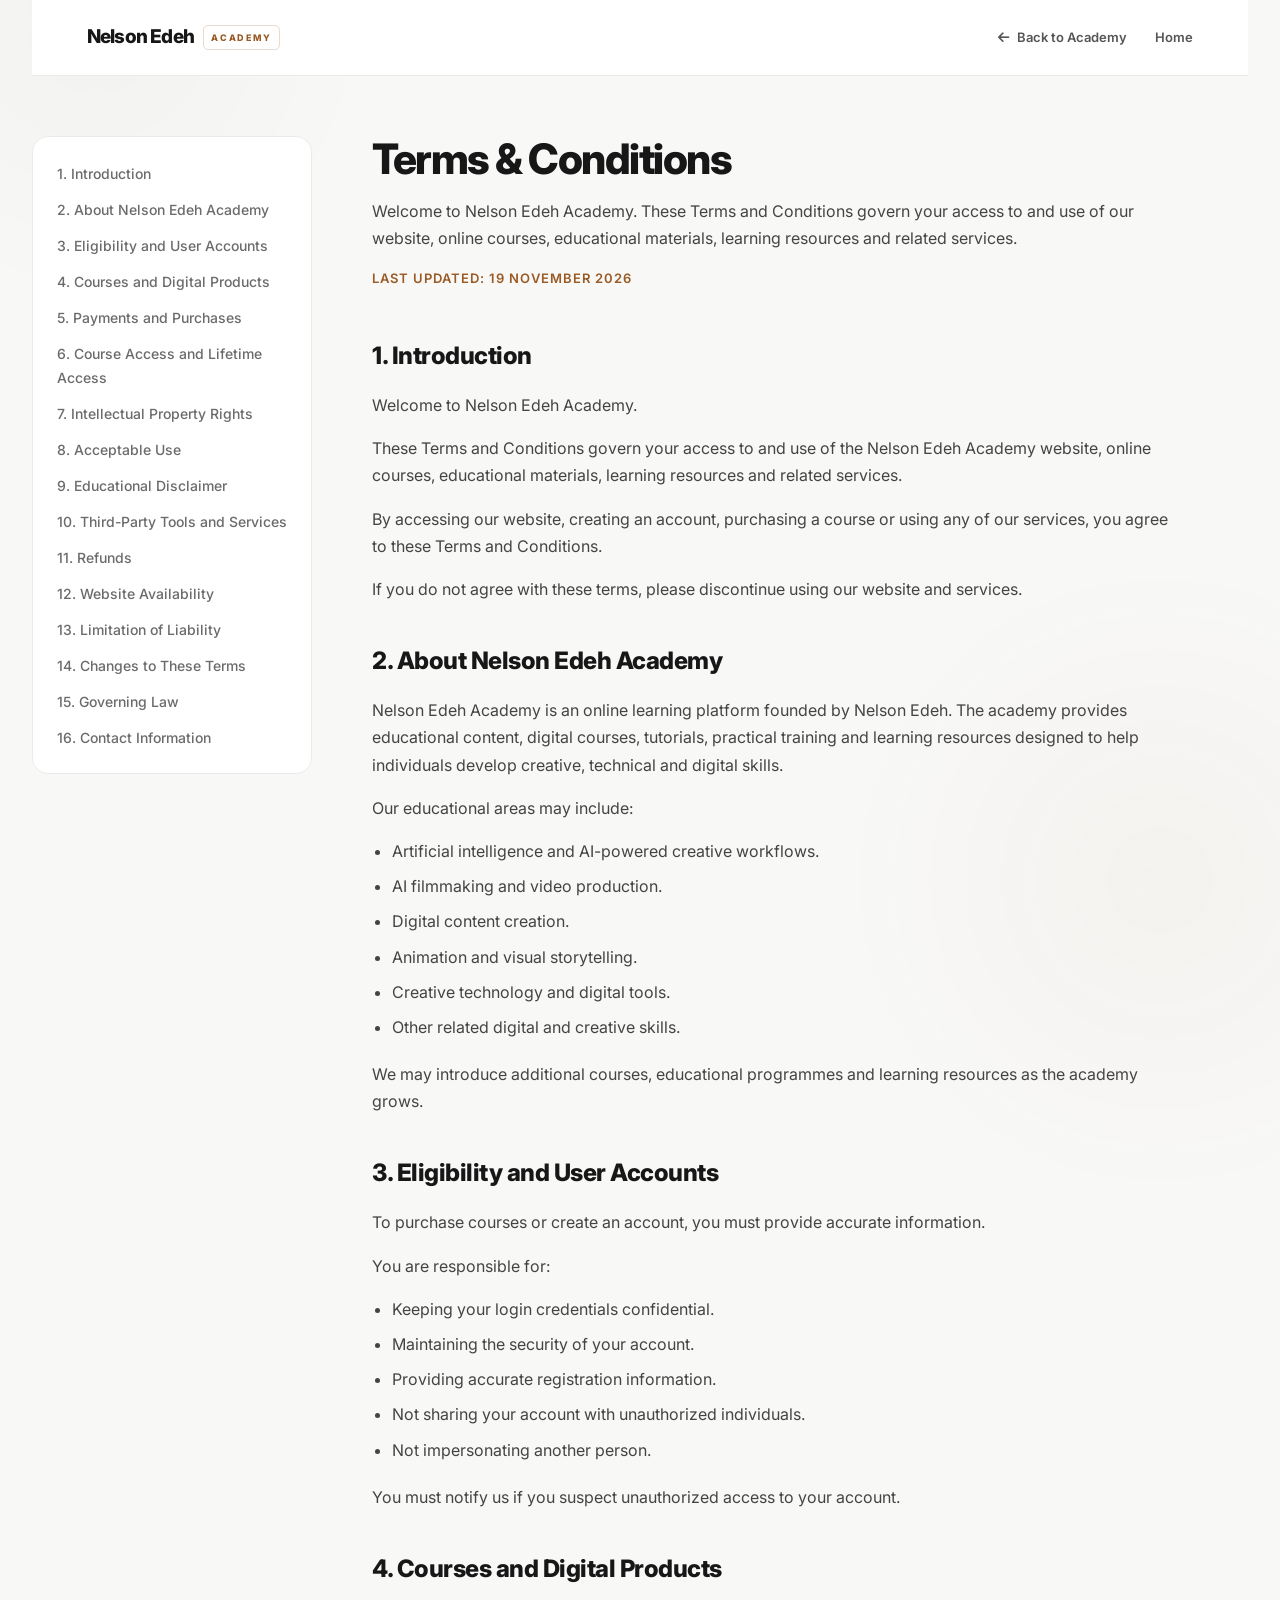
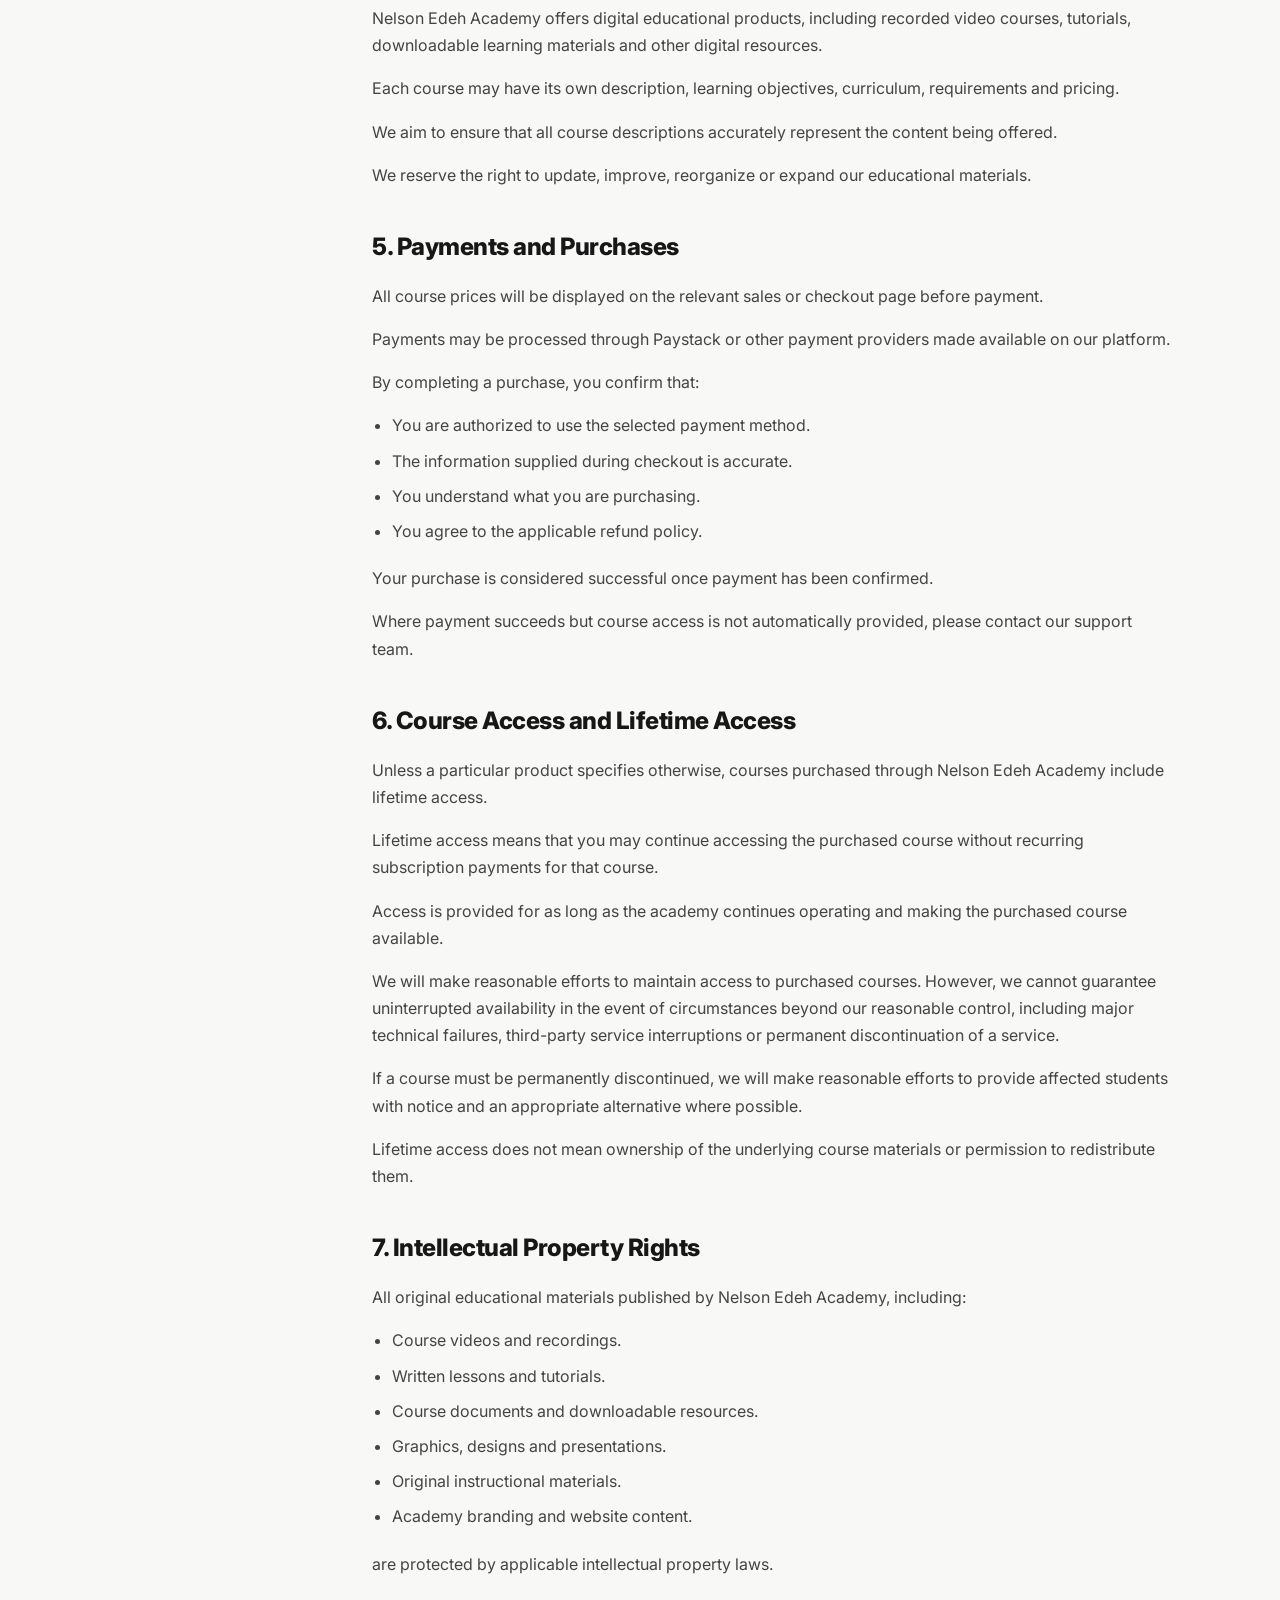
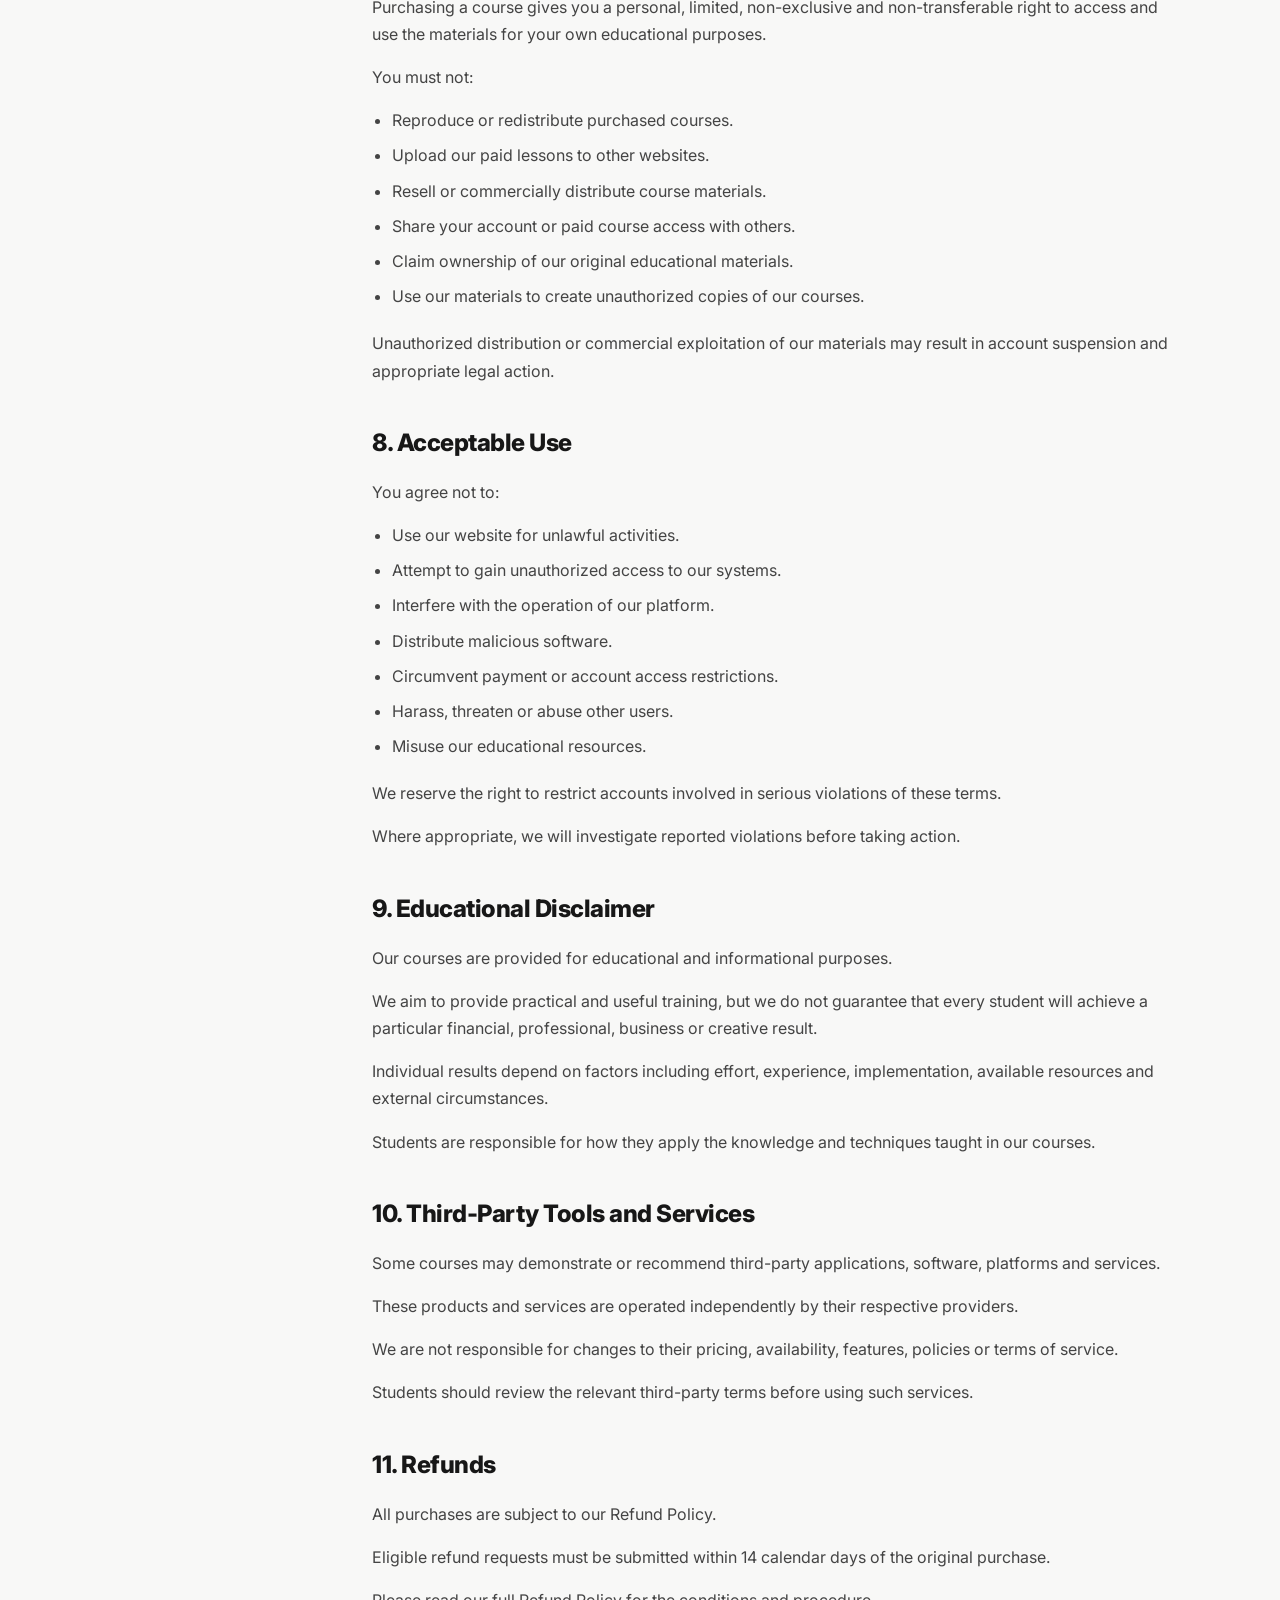
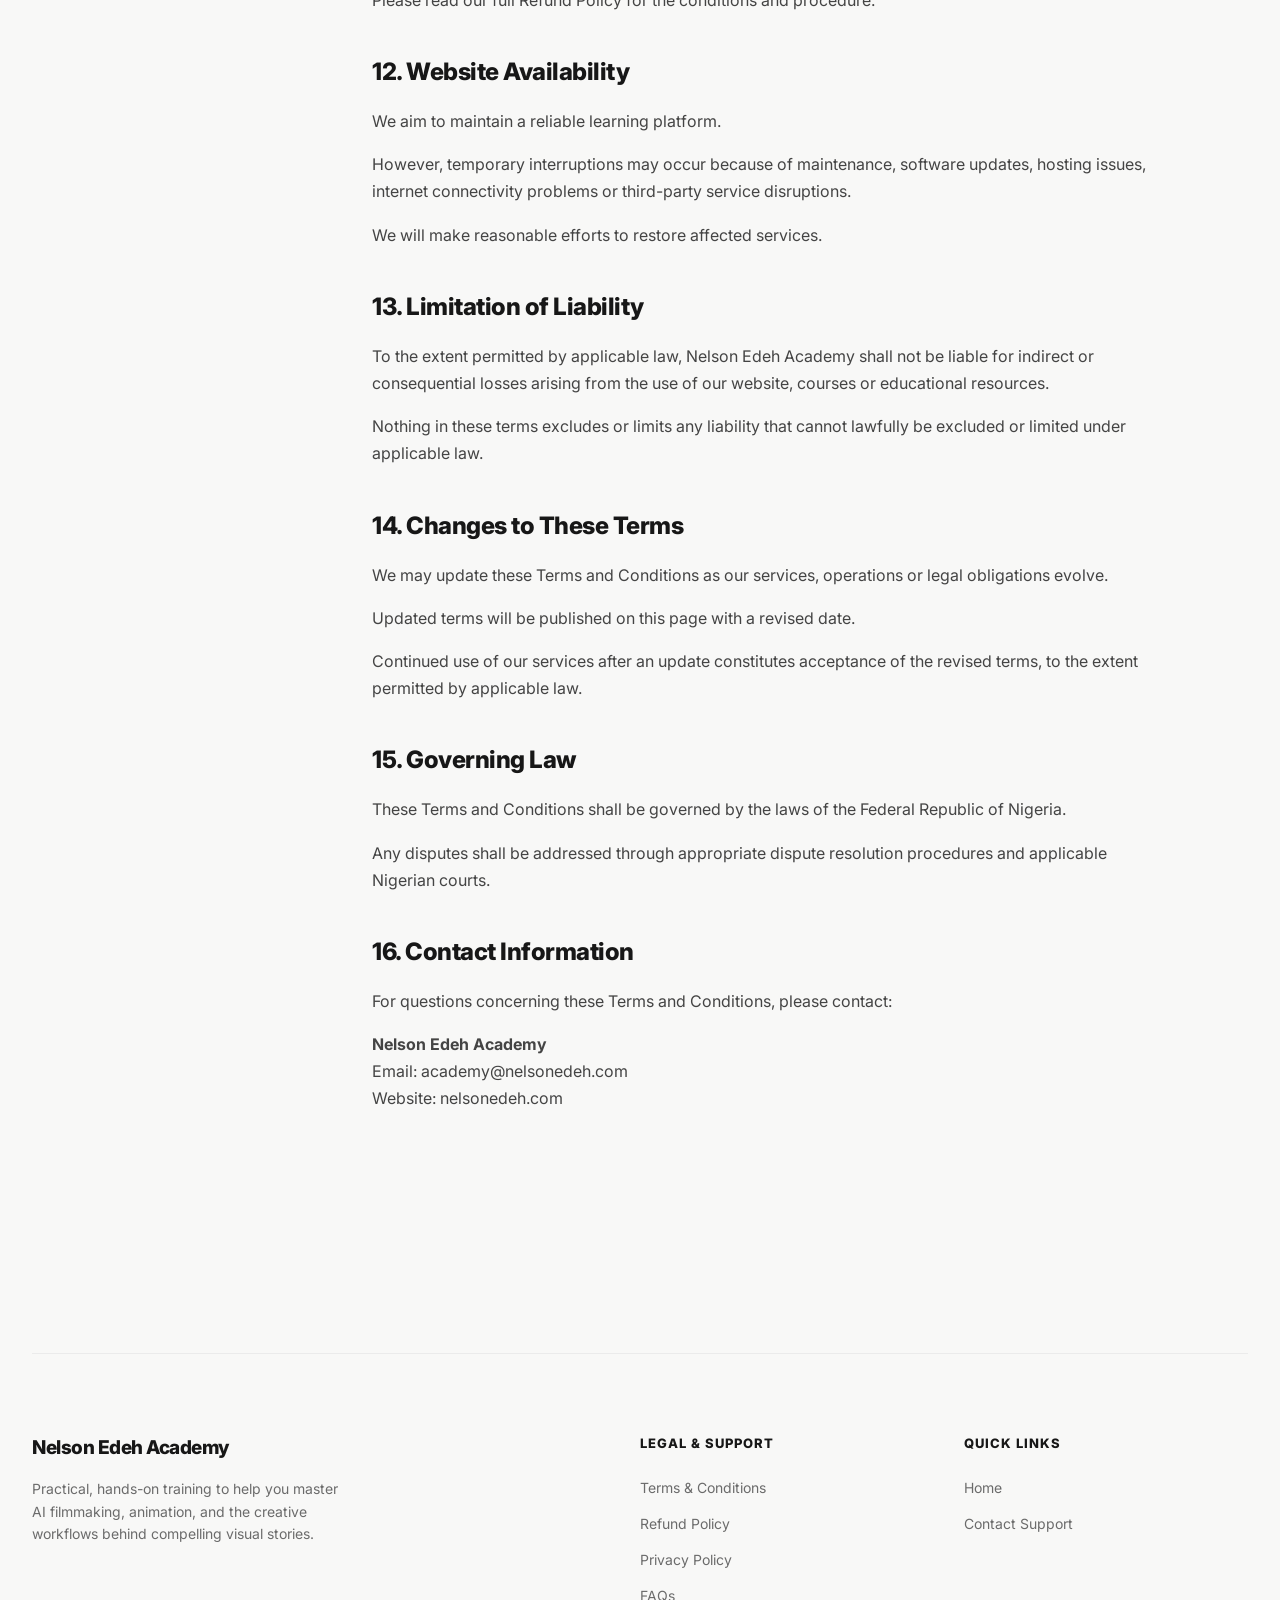
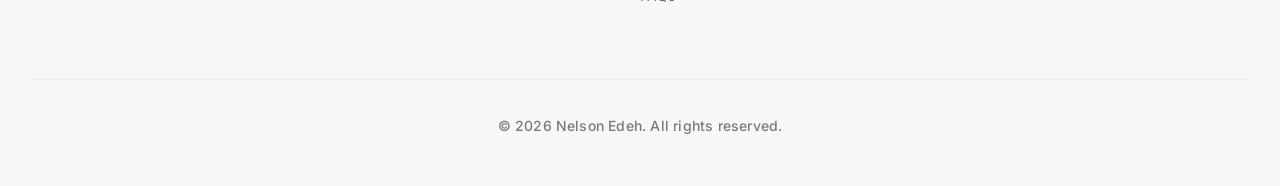
<file: terms.html>
<!DOCTYPE html>
<html lang="en">
<head>
    <meta charset="UTF-8">
    <meta name="viewport" content="width=device-width, initial-scale=1.0">
    <title>Terms & Conditions — Nelson Edeh Academy</title>
    <meta name="description" content="Terms and Conditions for Nelson Edeh Academy. Learn about course access, refunds, intellectual property, and your rights as a student.">

    <link rel="preconnect" href="https://fonts.googleapis.com">
    <link rel="preconnect" href="https://fonts.gstatic.com" crossorigin>
    <link href="https://fonts.googleapis.com/css2?family=Inter:wght@300;400;500;600;700;800&display=swap" rel="stylesheet">

    <link rel="stylesheet" href="https://cdnjs.cloudflare.com/ajax/libs/font-awesome/6.7.2/css/all.min.css">
    <link rel="icon" type="image/svg+xml" href="assets/Nelson-edeh-favicon.png">
    <link rel="stylesheet" href="legal.css">
</head>
<body>

<div class="container">

    <!-- Header -->
    <header class="legal-header-bar">
        <a href="academy.html" class="legal-brand">
            Nelson Edeh
            <span>ACADEMY</span>
        </a>
        <nav class="legal-header-nav" aria-label="Main navigation">
            <a href="academy.html">
                <i class="fa-solid fa-arrow-left"></i>
                Back to Academy
            </a>
            <a href="index.html">Home</a>
        </nav>
    </header>

    <!-- Legal Page -->
    <section class="legal-page">

        <div class="legal-container">

            <!-- Table of Contents -->
            <aside class="toc-sidebar">
                <div class="toc-card">
                    <button class="toc-mobile-toggle">
                        <h3>Table of Contents</h3>
                        <i class="fa-solid fa-chevron-down"></i>
                    </button>
                    <ul class="toc-list">
                        <li><a href="#introduction">1. Introduction</a></li>
                        <li><a href="#about-academy">2. About Nelson Edeh Academy</a></li>
                        <li><a href="#eligibility">3. Eligibility and User Accounts</a></li>
                        <li><a href="#courses">4. Courses and Digital Products</a></li>
                        <li><a href="#payments">5. Payments and Purchases</a></li>
                        <li><a href="#access">6. Course Access and Lifetime Access</a></li>
                        <li><a href="#intellectual">7. Intellectual Property Rights</a></li>
                        <li><a href="#acceptable">8. Acceptable Use</a></li>
                        <li><a href="#disclaimer">9. Educational Disclaimer</a></li>
                        <li><a href="#third-party">10. Third-Party Tools and Services</a></li>
                        <li><a href="#refunds">11. Refunds</a></li>
                        <li><a href="#availability">12. Website Availability</a></li>
                        <li><a href="#liability">13. Limitation of Liability</a></li>
                        <li><a href="#changes">14. Changes to These Terms</a></li>
                        <li><a href="#governing">15. Governing Law</a></li>
                        <li><a href="#contact">16. Contact Information</a></li>
                    </ul>
                </div>
            </aside>

            <!-- Main Content -->
            <main class="policy-content">

                <div class="legal-header">
                    <h1>Terms & Conditions</h1>
                    <p>Welcome to Nelson Edeh Academy. These Terms and Conditions govern your access to and use of our website, online courses, educational materials, learning resources and related services.</p>
                    <span class="last-updated">Last updated: 19 November 2026</span>
                </div>

                <section id="introduction">
                    <h2>1. Introduction</h2>
                    <p>Welcome to Nelson Edeh Academy.</p>
                    <p>These Terms and Conditions govern your access to and use of the Nelson Edeh Academy website, online courses, educational materials, learning resources and related services.</p>
                    <p>By accessing our website, creating an account, purchasing a course or using any of our services, you agree to these Terms and Conditions.</p>
                    <p>If you do not agree with these terms, please discontinue using our website and services.</p>
                </section>

                <section id="about-academy">
                    <h2>2. About Nelson Edeh Academy</h2>
                    <p>Nelson Edeh Academy is an online learning platform founded by Nelson Edeh. The academy provides educational content, digital courses, tutorials, practical training and learning resources designed to help individuals develop creative, technical and digital skills.</p>
                    <p>Our educational areas may include:</p>
                    <ul>
                        <li>Artificial intelligence and AI-powered creative workflows.</li>
                        <li>AI filmmaking and video production.</li>
                        <li>Digital content creation.</li>
                        <li>Animation and visual storytelling.</li>
                        <li>Creative technology and digital tools.</li>
                        <li>Other related digital and creative skills.</li>
                    </ul>
                    <p>We may introduce additional courses, educational programmes and learning resources as the academy grows.</p>
                </section>

                <section id="eligibility">
                    <h2>3. Eligibility and User Accounts</h2>
                    <p>To purchase courses or create an account, you must provide accurate information.</p>
                    <p>You are responsible for:</p>
                    <ul>
                        <li>Keeping your login credentials confidential.</li>
                        <li>Maintaining the security of your account.</li>
                        <li>Providing accurate registration information.</li>
                        <li>Not sharing your account with unauthorized individuals.</li>
                        <li>Not impersonating another person.</li>
                    </ul>
                    <p>You must notify us if you suspect unauthorized access to your account.</p>
                </section>

                <section id="courses">
                    <h2>4. Courses and Digital Products</h2>
                    <p>Nelson Edeh Academy offers digital educational products, including recorded video courses, tutorials, downloadable learning materials and other digital resources.</p>
                    <p>Each course may have its own description, learning objectives, curriculum, requirements and pricing.</p>
                    <p>We aim to ensure that all course descriptions accurately represent the content being offered.</p>
                    <p>We reserve the right to update, improve, reorganize or expand our educational materials.</p>
                </section>

                <section id="payments">
                    <h2>5. Payments and Purchases</h2>
                    <p>All course prices will be displayed on the relevant sales or checkout page before payment.</p>
                    <p>Payments may be processed through Paystack or other payment providers made available on our platform.</p>
                    <p>By completing a purchase, you confirm that:</p>
                    <ul>
                        <li>You are authorized to use the selected payment method.</li>
                        <li>The information supplied during checkout is accurate.</li>
                        <li>You understand what you are purchasing.</li>
                        <li>You agree to the applicable refund policy.</li>
                    </ul>
                    <p>Your purchase is considered successful once payment has been confirmed.</p>
                    <p>Where payment succeeds but course access is not automatically provided, please contact our support team.</p>
                </section>

                <section id="access">
                    <h2>6. Course Access and Lifetime Access</h2>
                    <p>Unless a particular product specifies otherwise, courses purchased through Nelson Edeh Academy include lifetime access.</p>
                    <p>Lifetime access means that you may continue accessing the purchased course without recurring subscription payments for that course.</p>
                    <p>Access is provided for as long as the academy continues operating and making the purchased course available.</p>
                    <p>We will make reasonable efforts to maintain access to purchased courses. However, we cannot guarantee uninterrupted availability in the event of circumstances beyond our reasonable control, including major technical failures, third-party service interruptions or permanent discontinuation of a service.</p>
                    <p>If a course must be permanently discontinued, we will make reasonable efforts to provide affected students with notice and an appropriate alternative where possible.</p>
                    <p>Lifetime access does not mean ownership of the underlying course materials or permission to redistribute them.</p>
                </section>

                <section id="intellectual">
                    <h2>7. Intellectual Property Rights</h2>
                    <p>All original educational materials published by Nelson Edeh Academy, including:</p>
                    <ul>
                        <li>Course videos and recordings.</li>
                        <li>Written lessons and tutorials.</li>
                        <li>Course documents and downloadable resources.</li>
                        <li>Graphics, designs and presentations.</li>
                        <li>Original instructional materials.</li>
                        <li>Academy branding and website content.</li>
                    </ul>
                    <p>are protected by applicable intellectual property laws.</p>
                    <p>Purchasing a course gives you a personal, limited, non-exclusive and non-transferable right to access and use the materials for your own educational purposes.</p>
                    <p>You must not:</p>
                    <ul>
                        <li>Reproduce or redistribute purchased courses.</li>
                        <li>Upload our paid lessons to other websites.</li>
                        <li>Resell or commercially distribute course materials.</li>
                        <li>Share your account or paid course access with others.</li>
                        <li>Claim ownership of our original educational materials.</li>
                        <li>Use our materials to create unauthorized copies of our courses.</li>
                    </ul>
                    <p>Unauthorized distribution or commercial exploitation of our materials may result in account suspension and appropriate legal action.</p>
                </section>

                <section id="acceptable">
                    <h2>8. Acceptable Use</h2>
                    <p>You agree not to:</p>
                    <ul>
                        <li>Use our website for unlawful activities.</li>
                        <li>Attempt to gain unauthorized access to our systems.</li>
                        <li>Interfere with the operation of our platform.</li>
                        <li>Distribute malicious software.</li>
                        <li>Circumvent payment or account access restrictions.</li>
                        <li>Harass, threaten or abuse other users.</li>
                        <li>Misuse our educational resources.</li>
                    </ul>
                    <p>We reserve the right to restrict accounts involved in serious violations of these terms.</p>
                    <p>Where appropriate, we will investigate reported violations before taking action.</p>
                </section>

                <section id="disclaimer">
                    <h2>9. Educational Disclaimer</h2>
                    <p>Our courses are provided for educational and informational purposes.</p>
                    <p>We aim to provide practical and useful training, but we do not guarantee that every student will achieve a particular financial, professional, business or creative result.</p>
                    <p>Individual results depend on factors including effort, experience, implementation, available resources and external circumstances.</p>
                    <p>Students are responsible for how they apply the knowledge and techniques taught in our courses.</p>
                </section>

                <section id="third-party">
                    <h2>10. Third-Party Tools and Services</h2>
                    <p>Some courses may demonstrate or recommend third-party applications, software, platforms and services.</p>
                    <p>These products and services are operated independently by their respective providers.</p>
                    <p>We are not responsible for changes to their pricing, availability, features, policies or terms of service.</p>
                    <p>Students should review the relevant third-party terms before using such services.</p>
                </section>

                <section id="refunds">
                    <h2>11. Refunds</h2>
                    <p>All purchases are subject to our Refund Policy.</p>
                    <p>Eligible refund requests must be submitted within 14 calendar days of the original purchase.</p>
                    <p>Please read our full Refund Policy for the conditions and procedure.</p>
                </section>

                <section id="availability">
                    <h2>12. Website Availability</h2>
                    <p>We aim to maintain a reliable learning platform.</p>
                    <p>However, temporary interruptions may occur because of maintenance, software updates, hosting issues, internet connectivity problems or third-party service disruptions.</p>
                    <p>We will make reasonable efforts to restore affected services.</p>
                </section>

                <section id="liability">
                    <h2>13. Limitation of Liability</h2>
                    <p>To the extent permitted by applicable law, Nelson Edeh Academy shall not be liable for indirect or consequential losses arising from the use of our website, courses or educational resources.</p>
                    <p>Nothing in these terms excludes or limits any liability that cannot lawfully be excluded or limited under applicable law.</p>
                </section>

                <section id="changes">
                    <h2>14. Changes to These Terms</h2>
                    <p>We may update these Terms and Conditions as our services, operations or legal obligations evolve.</p>
                    <p>Updated terms will be published on this page with a revised date.</p>
                    <p>Continued use of our services after an update constitutes acceptance of the revised terms, to the extent permitted by applicable law.</p>
                </section>

                <section id="governing">
                    <h2>15. Governing Law</h2>
                    <p>These Terms and Conditions shall be governed by the laws of the Federal Republic of Nigeria.</p>
                    <p>Any disputes shall be addressed through appropriate dispute resolution procedures and applicable Nigerian courts.</p>
                </section>

                <section id="contact">
                    <h2>16. Contact Information</h2>
                    <p>For questions concerning these Terms and Conditions, please contact:</p>
                    <p><strong>Nelson Edeh Academy</strong><br>
                    Email: <a href="mailto:academy@nelsonedeh.com">academy@nelsonedeh.com</a><br>
                    Website: <a href="https://nelsonedeh.com" target="_blank">nelsonedeh.com</a></p>
                </section>

            </main>
        </div>

    </section>

    <!-- Footer -->
    <footer>
        <div class="footer-grid">
            <div class="footer-brand">
                <h4>Nelson Edeh Academy</h4>
                <p>Practical, hands-on training to help you master AI filmmaking, animation, and the creative workflows behind compelling visual stories.</p>
            </div>
            <div class="footer-links">
                <h5>Legal & Support</h5>
                <ul>
                    <li><a href="terms.html">Terms & Conditions</a></li>
                    <li><a href="refund-policy.html">Refund Policy</a></li>
                    <li><a href="privacy-policy.html">Privacy Policy</a></li>
                    <li><a href="faq.html">FAQs</a></li>
                </ul>
            </div>
            <div class="footer-links">
                <h5>Quick Links</h5>
                <ul>
                    <li><a href="academy.html">Home</a></li>
                    <li><a href="mailto:academy@nelsonedeh.com">Contact Support</a></li>
                </ul>
            </div>
        </div>
        <div class="footer-bottom">
            <p>© 2026 Nelson Edeh. All rights reserved.</p>
        </div>
    </footer>

</div>

<script src="legal-script.js"></script>
</body>
</html>
</file>
<file: style.css>
/* ======================================
   Nelson Edeh Personal Website
====================================== */

:root{

    --accent:#9A5A24;

    --text:#171717;

    --muted:#6B6B6B;

    --border:#EBEBEB;

    --bg:#F8F8F7;

    --white:#FFFFFF;

    --footer:#111111;

    --container:1280px;

}

*{
    margin:0;
    padding:0;
    box-sizing:border-box;
}

/* ===== DEBUG OVERFLOW ===== */

/* *{
    outline:1px solid red !important;
} */

html{
    scroll-behavior:smooth;
}

body{

    font-family:"Inter",sans-serif;
    color:var(--text);
    line-height:1.5;
    -webkit-font-smoothing:antialiased;

    background:var(--bg);

    overflow-x:hidden;

}

img{
    display:block;
    max-width:100%;
}

.channel img,
.film-image img,
.profile{

    max-width:100%;

}

a{
    text-decoration:none;
    color:inherit;
    transition:.25s;
}

.container{
    width:min(var(--container),95%);
    margin:auto;
    position:relative;
    z-index:2;

}


/* ================= AMBIENT BACKGROUND ================= */

body::before{

    content:"";

    position:fixed;

    top:-250px;
    left:-180px;

    width:550px;
    height:550px;

    background:radial-gradient(circle,

            rgba(0,0,0,.025),

            transparent 72%);

    pointer-events:none;

    z-index:0;

}

body::after{

    content:"";

    position:fixed;

    bottom:-280px;
    right:-180px;

    width:600px;
    height:600px;

    background:radial-gradient(circle,

        rgba(154,90,36,.035),

        transparent 75%);

    pointer-events:none;

    z-index:0;

}

.container,
footer{

    position:relative;
    z-index:2;

}



/* ================= HERO ================= */

.hero{

    text-align:center;

    padding:60px 0 35px;

    position:relative;

}

.profile{

    width:200px;
    height:200px;

    border-radius:50%;

    object-fit:cover;

    border:1px solid rgba(0,0,0,.08);

    box-shadow:

0 10px 30px rgba(0,0,0,.06),

0 40px 90px rgba(0,0,0,.05);

    margin:auto auto 24px;

}



.hero::before{

content:"";

position:absolute;

left:50%;

top:0;

transform:translateX(-50%);

width:380px;

height:380px;

background:radial-gradient(circle,

rgba(154,90,36,.05),

transparent 72%);

filter:blur(30px);

z-index:-1;

}

.hero h1{

font-size:68px;

font-weight:700;

letter-spacing:-4px;

line-height:.9;

}

.roles{

font-size:16px;

font-weight:500;

color:#7B7B7B;

}

/* New: credibility line under the tagline */
.hero-subline{

    font-size:14px;

    font-weight:600;

    color:var(--accent);

    letter-spacing:.2px;

    margin-top:10px;

}


.hero-email{

    display:flex;

    justify-content:center;

    align-items:center;

    gap:8px;

    margin-top:18px;

    margin-bottom:22px;

    font-size:16px;

    color:#555;

}

.hero-email i{

    font-size:15px;

    color:var(--accent);

}

.hero-email a{

    color:#444;

    transition:.25s;

    border-bottom:1px solid transparent;

}

.hero-email a:hover{

    color:var(--accent);

    border-color:var(--accent);

}


/* New: primary CTA buttons — used in the hero and in .final-cta */

.hero-cta{

    display:flex;

    justify-content:center;

    align-items:center;

    gap:14px;

    margin-bottom:28px;

    flex-wrap:nowrap;

}

.btn{

    display:inline-flex;

    align-items:center;

    justify-content:center;

    padding:14px 30px;

    border-radius:50px;

    font-size:15px;

    font-weight:600;

    letter-spacing:.2px;

    transition:.3s ease;

    border:1px solid transparent;
    white-space:nowrap;

}

.btn-primary{

    background:linear-gradient(90deg,var(--accent),#c17a3f);

    color:#fff;

    box-shadow:0 8px 22px rgba(154,90,36,.25);

}

.btn-primary:hover{

    transform:translateY(-3px);

    box-shadow:0 14px 30px rgba(154,90,36,.32);

}

.btn-secondary{

    background:transparent;

    color:var(--text);

    border-color:rgba(0,0,0,.14);

}

.btn-secondary:hover{

    transform:translateY(-3px);

    border-color:var(--accent);

    color:var(--accent);

}


.social-icons{

    display:flex;

    justify-content:center;

    gap:22px;

}

.social-icons a{

    font-size:28px;

    transition:.35s;

}

.social-icons a:hover{

    transform:

        translateY(-5px)

        rotate(-8deg)

        scale(1.1);

}

/* Brand Colors — order matches the icon sequence in index.html:
   1 YouTube, 2 Instagram, 3 TikTok, 4 Facebook, 5 X, 6 LinkedIn */

.social-icons a:nth-child(1){

    color:#FF0000; /* YouTube */

}

.social-icons a:nth-child(2){

    color:#E4405F; /* Instagram */

}

.social-icons a:nth-child(3){

    color:#000000; /* TikTok */

}

.social-icons a:nth-child(4){

    color:#1877F2; /* Facebook */

}

.social-icons a:nth-child(5){

    color:#000000; /* X */

}

.social-icons a:nth-child(6){

    color:#0A66C2; /* LinkedIn */

}

.social-icons a:hover{

    opacity:.8;

}

.intro,
.section-intro{

    max-width:760px;
    margin:0 auto 28px;
    font-size:18px;
    color:#444;
    line-height:1.6;

}



/* ================= GENERAL ================= */

section{

    padding:18px 0;

}

section h2{

    font-size:18px;

    font-weight:700;

    letter-spacing:-.5px;

    color:#171717;

    margin-bottom:24px;

}

section h2::after{

content:"";

display:block;

width:55px;

height:4px;

margin-top:10px;

border-radius:50px;

background:linear-gradient(

90deg,

var(--accent),

#f2b47c

);

}


/* ================= AUTHORITY STRIP ================= */

.authority-strip{

    display:flex;

    justify-content:center;

    flex-wrap:wrap;

    gap:56px;

    padding:36px 0;

    margin:10px 0 30px;

    border-top:1px solid var(--border);

    border-bottom:1px solid var(--border);

}

.stat-item{

    display:flex;

    flex-direction:column;

    align-items:center;

    gap:4px;

    text-align:center;

}

.stat-number{

    font-size:28px;

    font-weight:800;

    letter-spacing:-1px;

    color:var(--accent);

}

.stat-label{

    font-size:12px;

    font-weight:600;

    letter-spacing:.6px;

    text-transform:uppercase;

    color:var(--muted);

}



/* ================= CHANNELS ================= */

.channel-grid{

    display:grid;

    grid-template-columns:repeat(3,1fr);

    gap:18px;

    border:none;

    background:none;

}

.channel{

    display:flex;

    gap:18px;

    align-items:center;

    padding:22px;

    border:none;

    background:#FFFFFF;
    border:1px solid rgba(0,0,0,.05);

    backdrop-filter:blur(18px);

    border-radius:22px;

    box-shadow:

0 1px 1px rgba(0,0,0,.02),

0 10px 35px rgba(0,0,0,.04),

0 40px 90px rgba(0,0,0,.03);

    transition:.35s;

}

.channel:hover{

transform:

translateY(-10px)

scale(1.02);


}

.channel a:hover{

gap:12px;

}



.channel:last-child{

    border-right:none;

}

.channel img{

    width:70px;
    height:70px;

    border-radius:18px;

}

.channel h3{

    font-size:21px;
    margin-bottom:5px;

}

.channel p{

    font-size:15px;
    color:var(--muted);
    margin-bottom:8px;

}

.channel a{

display:inline-flex;

align-items:center;

gap:6px;

font-weight:600;

color:var(--accent);

transition:.25s;

}


/* ================= TEACH (What I Teach) ================= */
/* Same card language as .channel, wider single feature */

.teach-feature{

    display:flex;

    gap:24px;

    align-items:center;

    padding:28px;

    background:#FFFFFF;

    border:1px solid rgba(0,0,0,.05);

    border-radius:22px;

    box-shadow:

0 1px 1px rgba(0,0,0,.02),

0 10px 35px rgba(0,0,0,.04),

0 40px 90px rgba(0,0,0,.03);

    transition:.35s;

}

.teach-feature:hover{

    transform:translateY(-8px);

}

.teach-feature img{

    width:90px;

    height:90px;

    border-radius:20px;

    flex-shrink:0;

}

.teach-feature h3{

    font-size:22px;

    margin-bottom:6px;

}

.teach-feature p{

    font-size:15px;

    color:var(--muted);

    margin-bottom:10px;

}

.teach-feature a{

    display:inline-flex;

    align-items:center;

    gap:6px;

    font-weight:600;

    color:var(--accent);

    transition:.25s;

}

.teach-feature a:hover{

    gap:12px;

}



/* ================= FILMS ================= */

.film-grid{

    display:grid;

    grid-template-columns:repeat(2,1fr);

    gap:24px;

    align-items:start;

}

.film-card{

    background:#FFFFFF;

border:1px solid rgba(0,0,0,.05);

    border-radius:24px;

    overflow:hidden;

    box-shadow:

0 1px 1px rgba(0,0,0,.02),

0 12px 35px rgba(0,0,0,.04),

0 40px 90px rgba(0,0,0,.03);

     transition:.35s ease;

}

.nadidove-films{
    color:var(--accent);
    font-weight: 1000;
}


/* ================= PLAYABLE POSTER ================= */

.film-poster{

    position:relative;

    overflow:hidden;

    border-radius:18px;

    cursor:pointer;

}

.film-poster img{

    display:block;

    width:100%;

    transition:.5s;

}

.play-overlay{

    position:absolute;

    inset:0;

    display:flex;

    flex-direction:column;

    justify-content:center;

    align-items:center;

    gap:16px;

    background:linear-gradient(
        to top,
        rgba(0,0,0,.55),
        rgba(0,0,0,.15)
    );

    opacity:0;

    transition:.35s;

}

.play-button{

    position:relative;

    width:74px;

    height:74px;

    border-radius:50%;

    background:white;

    display:flex;

    justify-content:center;

    align-items:center;

}

.play-overlay span{

    color:white;

    font-size:16px;

    font-weight:600;

    letter-spacing:.4px;

}

.play-button::after{

    content:"";

    position:absolute;

    inset:-8px;

    border:2px solid rgba(255,255,255,.45);

    border-radius:50%;

    animation:ripple 2s infinite;

}

@keyframes ripple{

    from{

        transform:scale(1);

        opacity:1;

    }

    to{

        transform:scale(1.4);

        opacity:0;

    }

}

.film-poster:hover img{

    transform:scale(1.05);

}

.film-poster:hover .play-overlay{

    opacity:1;

    backdrop-filter:blur(3px);

}

.film-poster:hover .play-button{

    transform:scale(1);

}

.play-button:hover{

    transform:scale(1.08);

}

.film-card:hover{

transform:

translateY(-10px)

scale(1.015);
transform:translateY(-6px);

}

.film-image{

    overflow:hidden;

}

.film-image img{

    width:100%;

    height:250px;

    object-fit:cover;

    transition:.5s;

}

.film-card:hover img{

    transform:scale(1.06);

}

.film-content{

    padding:18px 22px 20px;

}

.film-content span{

    color:var(--accent);

    font-size:11px;

    letter-spacing:2.5px;

    margin-bottom:8px;
    display:block;

    font-weight:700;

}

.film-content h3{

    
    margin:6px 0 10px;

    font-size:24px;

    line-height:1.15;

    letter-spacing:-0.8px;

}

.film-content p{

    color:var(--muted);

    
    font-size:16px;

    line-height:1.5;

    margin:0;

    display:-webkit-box;

    -webkit-line-clamp:2;

    -webkit-box-orient:vertical;

    overflow:hidden;

}

.film-content a{

    display:inline-flex;

    align-items:center;

    gap:12px;

    font-weight:700;

    color:var(--accent);

}

.film a{

    color:var(--accent);
    font-weight:700;

}

/* New: one-line workflow/technique note under each film synopsis */

.film-technique{

    margin-top:10px;

    padding-top:10px;

    border-top:1px dashed rgba(0,0,0,.1);

    font-size:13px;

    font-weight:600;

    color:var(--accent);

}



/* ================= VIDEO MODAL ================= */

.video-modal{

    position:fixed;

    inset:0;

    background:rgba(0,0,0,.82);

    backdrop-filter:blur(10px);

    display:flex;

    justify-content:center;

    align-items:center;

    opacity:0;

    visibility:hidden;

    transition:.35s;

    z-index:9999;

}

.video-modal.active{

    opacity:1;

    visibility:visible;

}

.video-box{

    width:min(1100px,90vw);

    aspect-ratio:16/9;

    background:#000;

    border-radius:20px;

    overflow:hidden;

    position:relative;

    transform:scale(.92);

    transition:.35s;

    box-shadow:

        0 25px 80px rgba(0,0,0,.4);

}

.video-modal.active .video-box{

    transform:scale(1);

}

.video-box iframe{

    width:100%;

    height:100%;

    border:none;

}

.close-video{

    position:absolute;

    top:18px;

    right:18px;

    width:42px;

    height:42px;

    border:none;

    border-radius:50%;

    background:rgba(255,255,255,.18);

    color:white;

    cursor:pointer;

    backdrop-filter:blur(10px);

    z-index:100;

    transition:.25s;

}

.close-video:hover{

    background:white;

    color:black;

}

@media(max-width:700px){

.video-box{

    width:95vw;

    border-radius:14px;

}

.close-video{

    width:38px;

    height:38px;

}

}


/* ================= FINAL CTA ================= */

.final-cta{

    text-align:center;

    background:#FFFFFF;

    border:1px solid rgba(0,0,0,.05);

    border-radius:28px;

    padding:56px 30px;

    margin:30px 0 10px;

    box-shadow:

0 1px 1px rgba(0,0,0,.02),

0 12px 35px rgba(0,0,0,.04),

0 40px 90px rgba(0,0,0,.03);

}

.final-cta h2::after{

    margin-left:auto;

    margin-right:auto;

}

.final-cta .section-intro{

    margin:0 auto 28px;

}

.final-cta .hero-cta{

    margin-bottom:0;

}



/* ================= FOOTER ================= */

footer{

    margin-top:100px;

    padding:55px 0;

    background:transparent;

    text-align:center;

}

footer::before{

    content:"";

    display:block;

    width:70px;

    height:1px;

    background:rgba(0,0,0,.08);

    margin:0 auto 28px;

}

footer p{

    color:#7A7A7A;

    font-size:15px;

    font-weight:500;

    letter-spacing:.2px;

}



/* ================= TABLET ================= */

@media(max-width:980px){

.hero h1{

    font-size:44px;

}

.intro,
.section-intro{

    font-size:17px;

}

.channel-grid{

    grid-template-columns:1fr;

}

.channel{

    border-right:none;
    border-bottom:1px solid var(--border);

}

.channel:last-child{

    border-bottom:none;

}

.teach-feature{

    flex-direction:column;

    text-align:center;

}

.film{

    grid-template-columns:1fr;

}
.film-grid{

    grid-template-columns:1fr;

}

.film img{

    height:220px;

}

.authority-strip{

    gap:36px;

}

}



/* ================= MOBILE ================= */

@media(max-width:600px){

.profile{

    width:130px;
    height:130px;

    margin-bottom:20px;

}

.hero{
    width:100%;
    max-width:100%;
    margin:0 auto;
}

.hero h1{

    font-size:37px;

    font-weight:700;

    letter-spacing:-2px;

    line-height:.95;

    margin-bottom:10px;

}

.roles{

    font-size:14px;

    line-height:1.5;

    color:#7B7B7B;

    max-width:320px;

    margin:0 auto 20px;

}

.hero-subline{

    font-size:13px;

}

.hero-cta{
    display:flex;
    flex-direction:row !important;
    justify-content:center;
    align-items:center;
    flex-wrap:nowrap !important;
    gap:10px;
}

.hero-cta .btn{
    flex:0 0 auto;
    width:145px;
    padding:11px 16px;
    white-space:nowrap;
    font-size:14px;
}




.social-icons{

    gap:18px;

}

.social-icons a{

    font-size:22px;

}

section{

    padding:28px 0;

}

.intro,
.section-intro{

    font-size:16px;

}

.channel,
.teach-feature{

    display:flex;

    flex-direction:row;

    align-items:center;

    text-align:left;

    gap:16px;

    padding:18px;

}

.channel img,
.teach-feature img{

    width:54px;

    height:54px;

    border-radius:14px;

    flex-shrink:0;

}

.channel h3,
.teach-feature h3{

    font-size:20px;

    margin-bottom:4px;

}

.channel p,
.teach-feature p{

    font-size:14px;

    line-height:1.45;

    margin-bottom:10px;

}
.channel a,
.teach-feature a{

    font-size:15px;

}

.film h3{

    font-size:24px;

}

.film-image img{

    height:180px;

}

.film-content{

    padding:14px 16px 16px;

}

.film-content span{

    font-size:9px;

    letter-spacing:2px;

    margin-bottom:4px;

    display:block;

}

.film-content h3{

    font-size:20px;

    line-height:1.1;

    margin:2px 0 6px;

    letter-spacing:-0.4px;

}

.film-content p{

    font-size:13px;

    line-height:1.4;

    margin:0;

    display:-webkit-box;

    -webkit-line-clamp:2;

    -webkit-box-orient:vertical;

    overflow:hidden;

}

.film-card{

    overflow:hidden;

    height:auto;

    align-self:start;

}

.film-grid{

    grid-template-columns:1fr;

    gap:18px;

    align-items:start;

}

.authority-strip{

    gap:26px 40px;

    padding:26px 0;

}

.stat-number{

    font-size:22px;

}

.final-cta{

    padding:36px 20px;

    border-radius:20px;

}

.container{
    width:92%;
    max-width:100%;
    overflow-x:hidden;
}

.channel,
.film-card,
.teach-feature{

    border-radius:16px;

}


.hero-email{

    font-size:14px;

    margin-top:14px;

    margin-bottom:18px;

}

body::before,
body::after{

    display:none;

}



footer{

    margin-top:40px;

    padding:30px 0;

    background:transparent;

}

footer .container{

    flex-direction:column;

    text-align:center;

    gap:8px;

}

footer p{

    font-size:14px;

}


}
</file>
<file: academy.css>
/* ======================================
   Nelson Edeh Academy
   Visual system aligned with the main website
====================================== */

:root {
    --accent: #9A5A24;
    --accent-light: #c17a3f;
    --text: #171717;
    --muted: #6B6B6B;
    --border: #EBEBEB;
    --bg: #F8F8F7;
    --white: #FFFFFF;
    --container: 1280px;
}

* {
    margin: 0;
    padding: 0;
    box-sizing: border-box;
}

html {
    scroll-behavior: smooth;
    scroll-padding-top: 30px;
}

body {
    font-family: "Inter", sans-serif;
    color: var(--text);
    line-height: 1.5;
    -webkit-font-smoothing: antialiased;
    background: var(--bg);
    overflow-x: hidden;
}

a {
    color: inherit;
    text-decoration: none;
    transition: .25s ease;
}

img {
    display: block;
    max-width: 100%;
}

.container {
    width: min(var(--container), 95%);
    margin: 0 auto;
    position: relative;
    z-index: 2;
}

/* Ambient background */

body::before {
    content: "";
    position: fixed;
    top: -250px;
    left: -180px;
    width: 550px;
    height: 550px;
    background: radial-gradient(circle, rgba(0, 0, 0, .025), transparent 72%);
    pointer-events: none;
    z-index: 0;
}

body::after {
    content: "";
    position: fixed;
    bottom: -280px;
    right: -180px;
    width: 600px;
    height: 600px;
    background: radial-gradient(circle, rgba(154, 90, 36, .035), transparent 75%);
    pointer-events: none;
    z-index: 0;
}

/* Header / navigation */

.academy-header {
    min-height: 88px;
    display: flex;
    align-items: center;
    justify-content: space-between;
    gap: 24px;
    border-bottom: 1px solid var(--border);
    position: relative;
    z-index: 5;
}

.brand {
    font-size: 21px;
    font-weight: 800;
    letter-spacing: -1px;
    white-space: nowrap;
}

.brand:hover {
    color: var(--accent);
}

.academy-nav {
    display: flex;
    align-items: center;
    gap: 34px;
}

.academy-nav a {
    color: #555;
    font-size: 14px;
    font-weight: 600;
}

.academy-nav a:hover {
    color: var(--accent);
}

/* Hero */

.academy-hero {
    position: relative;
    text-align: center;
    padding: 100px 20px 40px;
    max-width: 900px;
    margin: 0 auto;
}

.academy-hero::before {
    content: "";
    position: absolute;
    width: 480px;
    height: 380px;
    top: 15px;
    left: 50%;
    transform: translateX(-50%);
    background: radial-gradient(circle, rgba(154, 90, 36, .07), transparent 72%);
    filter: blur(30px);
    z-index: -1;
    pointer-events: none;
}

.hero-label,
.section-label {
    display: inline-block;
    color: var(--accent);
    font-size: 11px;
    font-weight: 800;
    letter-spacing: 2.5px;
    text-transform: uppercase;
}

.academy-hero h1 {
    max-width: 800px;
    margin: 20px auto 22px;
    font-size: clamp(48px, 6vw, 76px);
    line-height: .98;
    letter-spacing: -4.5px;
    font-weight: 800;
}

.academy-hero h1 span {
    color: var(--accent);
}

.academy-hero p {
    max-width: 650px;
    margin: 0 auto;
    color: #626262;
    font-size: 17px;
    line-height: 1.75;
}

.btn {
    display: inline-flex;
    align-items: center;
    justify-content: center;
    gap: 10px;
    padding: 14px 27px;
    border: 1px solid transparent;
    border-radius: 50px;
    font-size: 14px;
    font-weight: 700;
    letter-spacing: .1px;
    white-space: nowrap;
    transition: .3s ease;
}

.btn-primary {
    color: var(--white);
    background: linear-gradient(90deg, var(--accent), var(--accent-light));
    box-shadow: 0 8px 22px rgba(154, 90, 36, .22);
}

.btn-primary:hover {
    transform: translateY(-3px);
    box-shadow: 0 14px 30px rgba(154, 90, 36, .3);
}

/* Courses section */

.courses {
    padding: 35px 0 20px;
    border-top: 1px solid var(--border);
}

.section-heading {
    max-width: 650px;
    margin: 0 auto 42px;
    text-align: center;
}

.section-heading h2 {
    margin: 12px 0 10px;
    font-size: 34px;
    line-height: 1.15;
    letter-spacing: -1.5px;
    font-weight: 800;
}

.section-heading p {
    color: var(--muted);
    font-size: 15px;
    line-height: 1.7;
}

.course-grid {
    display: grid;
    grid-template-columns: repeat(2, minmax(0, 1fr));
    gap: 26px;
    align-items: stretch;
}

.course-card {
    min-width: 0;
    overflow: hidden;
    background: var(--white);
    border: 1px solid rgba(0, 0, 0, .055);
    border-radius: 24px;
    box-shadow:
        0 1px 1px rgba(0, 0, 0, .02),
        0 12px 35px rgba(0, 0, 0, .04),
        0 40px 90px rgba(0, 0, 0, .025);
    transition: transform .35s ease, box-shadow .35s ease;
}

.course-card:hover {
    transform: translateY(-7px);
    box-shadow:
        0 4px 12px rgba(0, 0, 0, .035),
        0 20px 45px rgba(0, 0, 0, .07);
}

.course-thumbnail {
    width: 100%;
    aspect-ratio: 16 / 9;
    overflow: hidden;
    background: #EAE7E3;
}

.course-thumbnail img {
    width: 100%;
    height: 100%;
    object-fit: cover;
    transition: transform .5s ease;
}

.course-card:hover .course-thumbnail img {
    transform: scale(1.04);
}

.course-content {
    display: flex;
    flex-direction: column;
    align-items: flex-start;
    padding: 26px 28px 30px;
}

.course-category {
    display: inline-block;
    margin-bottom: 10px;
    color: var(--accent);
    font-size: 10px;
    font-weight: 800;
    letter-spacing: 2px;
}

.course-content h3 {
    margin-bottom: 10px;
    font-size: 24px;
    line-height: 1.2;
    letter-spacing: -.8px;
    font-weight: 800;
}

.course-content p {
    margin-bottom: 24px;
    color: var(--muted);
    font-size: 14px;
    line-height: 1.7;
}

.btn-course {
    margin-top: auto;
    color: var(--accent);
    background: transparent;
    border-color: rgba(154, 90, 36, .35);
}

.btn-course:hover {
    color: var(--white);
    background: var(--accent);
    border-color: var(--accent);
    transform: translateY(-2px);
}

/* Footer — intentionally matches the homepage */

footer {
    position: relative;
    z-index: 2;
    margin-top: 100px;
    padding: 80px 0 50px;
    background: transparent;
    border-top: 1px solid var(--border);
}

.footer-grid {
    display: grid;
    grid-template-columns: 2fr 1fr 1fr;
    gap: 40px;
    text-align: left;
    margin-bottom: 60px;
}

.footer-brand h4 {
    font-size: 19px;
    font-weight: 800;
    letter-spacing: -0.5px;
    margin-bottom: 16px;
}

.footer-brand p {
    font-size: 14px;
    color: var(--muted);
    line-height: 1.6;
    max-width: 320px;
}

.footer-links h5 {
    font-size: 13px;
    font-weight: 800;
    text-transform: uppercase;
    letter-spacing: 1px;
    margin-bottom: 22px;
    color: var(--text);
}

.footer-links ul {
    list-style: none;
}

.footer-links li {
    margin-bottom: 12px;
}

.footer-links a {
    font-size: 14px;
    color: var(--muted);
}

.footer-links a:hover {
    color: var(--accent);
}

.footer-bottom {
    padding-top: 35px;
    border-top: 1px solid rgba(0,0,0,0.05);
    text-align: center;
}

.footer-bottom p {
    color: #7A7A7A;
    font-size: 14px;
    font-weight: 500;
    letter-spacing: .2px;
}

/* Tablet */

@media (max-width: 900px) {
    .footer-grid {
        grid-template-columns: 1.5fr 1fr;
    }

    .footer-brand {
        grid-column: span 2;
        margin-bottom: 10px;
    }
    .academy-hero {
        padding: 85px 20px 35px;
    }

    .course-grid {
        gap: 20px;
    }

    .course-content {
        padding: 23px 22px 26px;
    }

    .course-content h3 {
        font-size: 21px;
    }
}

/* Mobile */

@media (max-width: 600px) {
    .container {
        width: 92%;
        max-width: 100%;
    }

    .academy-header {
        min-height: 72px;
        gap: 12px;
    }

    .brand {
        font-size: 18px;
        letter-spacing: -.7px;
    }

    .academy-nav {
        gap: 16px;
    }

    .academy-nav a {
        font-size: 12px;
    }

    .academy-hero {
        padding: 76px 4px 30px;
    }

    .academy-hero::before {
        display: none;
    }

    .hero-label,
    .section-label {
        font-size: 9px;
        letter-spacing: 2px;
    }

    .academy-hero h1 {
        margin: 17px auto 17px;
        font-size: clamp(42px, 11vw, 56px);
        line-height: .98;
        letter-spacing: -2.8px;
    }

    .academy-hero p {
        max-width: 390px;
        margin-bottom: 0;
        font-size: 14px;
        line-height: 1.7;
    }

    .btn {
        padding: 12px 22px;
        font-size: 13px;
    }

    .courses {
        padding: 30px 0 10px;
    }

    .section-heading {
        margin-bottom: 28px;
        padding: 0 4px;
    }

    .section-heading h2 {
        margin: 10px 0 8px;
        font-size: 29px;
        letter-spacing: -1px;
    }

    .section-heading p {
        font-size: 14px;
        line-height: 1.6;
    }

    .course-grid {
        grid-template-columns: 1fr;
        gap: 20px;
    }

    .course-card {
        border-radius: 18px;
    }

    .course-content {
        padding: 20px 19px 22px;
    }

    .course-content h3 {
        font-size: 21px;
        letter-spacing: -.5px;
    }

    .course-content p {
        margin-bottom: 20px;
        font-size: 13px;
        line-height: 1.6;
    }

    footer {
        margin-top: 40px;
        padding: 30px 0;
    }

    footer p {
        font-size: 14px;
    }

    body::before,
    body::after {
        display: none;
    }
}

/* Reduced motion accessibility */

@media (prefers-reduced-motion: reduce) {
    *,
    *::before,
    *::after {
        scroll-behavior: auto !important;
        transition-duration: .01ms !important;
        animation-duration: .01ms !important;
        animation-iteration-count: 1 !important;
    }
}
</file>
<file: course.css>
/* ======================================
   Nelson Edeh Academy — Course Player
   AI Filmmaking Masterclass
====================================== */

:root {
    --accent: #9A5A24;
    --accent-light: #c17a3f;
    --text: #171717;
    --muted: #6B6B6B;
    --border: #EAE8E5;
    --bg: #F8F8F7;
    --white: #FFFFFF;
    --soft: #F3F1EF;
    --container: 1600px;
    --header-height: 76px;
}

* {
    margin: 0;
    padding: 0;
    box-sizing: border-box;
}

html {
    scroll-behavior: smooth;
    scroll-padding-top: 24px;
}

body {
    min-width: 320px;
    min-height: 100vh;
    font-family: "Inter", sans-serif;
    color: var(--text);
    background: var(--bg);
    line-height: 1.5;
    -webkit-font-smoothing: antialiased;
    overflow-x: hidden;
}

button,
a {
    font: inherit;
}

a {
    color: inherit;
    text-decoration: none;
    transition: .25s ease;
}

button {
    color: inherit;
}

img {
    display: block;
    max-width: 100%;
}

.course-page {
    width: 100%;
    min-height: 100vh;
    position: relative;
}

/* ======================================
   HEADER
====================================== */

.course-header {
    height: var(--header-height);
    width: 100%;
    padding: 0 4.5%;
    display: flex;
    align-items: center;
    justify-content: space-between;
    gap: 24px;
    background: rgba(255, 255, 255, .96);
    border-bottom: 1px solid var(--border);
    position: sticky;
    top: 0;
    z-index: 100;
    backdrop-filter: blur(14px);
}

.course-brand {
    display: inline-flex;
    align-items: center;
    gap: 9px;
    font-size: 19px;
    font-weight: 800;
    letter-spacing: -.8px;
    white-space: nowrap;
}

.course-brand span {
    color: var(--accent);
    font-size: 9px;
    font-weight: 800;
    letter-spacing: 1.8px;
    padding: 5px 7px;
    border: 1px solid rgba(154, 90, 36, .22);
    border-radius: 5px;
}

.course-brand:hover {
    color: var(--accent);
}

.course-header-nav {
    display: flex;
    align-items: center;
    gap: 28px;
}

.course-header-nav a {
    display: inline-flex;
    align-items: center;
    gap: 8px;
    color: #555;
    font-size: 13px;
    font-weight: 600;
}

.course-header-nav a:hover {
    color: var(--accent);
}

/* ======================================
   LEARNING LAYOUT
====================================== */

.learning-layout {
    width: 100%;
    max-width: var(--container);
    min-height: calc(100vh - var(--header-height));
    margin: 0 auto;
    display: grid;
    grid-template-columns: 350px minmax(0, 1fr);
    align-items: stretch;
    background: var(--white);
}

/* ======================================
   COURSE SIDEBAR
====================================== */

.course-sidebar {
    min-width: 0;
    height: calc(100vh - var(--header-height));
    position: sticky;
    top: var(--header-height);
    display: flex;
    flex-direction: column;
    overflow: hidden;
    background: #FFFFFF;
    border-right: 1px solid var(--border);
}

.sidebar-course-info {
    flex: 0 0 auto;
    padding: 28px 24px 23px;
    border-bottom: 1px solid var(--border);
}

.sidebar-eyebrow {
    display: block;
    margin-bottom: 9px;
    color: var(--accent);
    font-size: 9px;
    font-weight: 800;
    letter-spacing: 2px;
}

.sidebar-course-info h1 {
    max-width: 290px;
    margin-bottom: 21px;
    font-size: 21px;
    line-height: 1.3;
    letter-spacing: -.7px;
    font-weight: 800;
}

.course-progress {
    display: flex;
    align-items: center;
    gap: 11px;
    margin-bottom: 10px;
}

.progress-track {
    flex: 1;
    height: 8px;
    overflow: hidden;
    border-radius: 30px;
    background: #EFEDEB;
}

.progress-fill {
    display: block;
    width: 0%;
    height: 100%;
    border-radius: inherit;
    background: var(--accent);
}

.progress-value {
    color: #777;
    font-size: 11px;
    font-weight: 700;
}

.progress-note {
    color: var(--muted);
    font-size: 11px;
    line-height: 1.5;
}

.course-status {
    display: inline-flex;
    align-items: center;
    gap: 7px;
    margin-top: 15px;
    padding: 6px 10px;
    color: var(--accent);
    background: rgba(154, 90, 36, .08);
    border-radius: 30px;
    font-size: 10px;
    font-weight: 700;
}

/* Curriculum scroll area */

.curriculum {
    flex: 1;
    min-height: 0;
    overflow-y: auto;
    overscroll-behavior: contain;
    scrollbar-width: thin;
    scrollbar-color: #D8D3CE transparent;
}

.curriculum::-webkit-scrollbar {
    width: 6px;
}

.curriculum::-webkit-scrollbar-thumb {
    background: #D8D3CE;
    border-radius: 10px;
}

.curriculum-heading {
    display: flex;
    align-items: center;
    justify-content: space-between;
    gap: 12px;
    padding: 20px 24px 12px;
}

.curriculum-heading h2 {
    font-size: 12px;
    font-weight: 800;
    letter-spacing: -.1px;
}

.curriculum-heading span {
    color: var(--muted);
    font-size: 10px;
    font-weight: 600;
}

/* Module accordion */

.curriculum-module {
    border-bottom: 1px solid var(--border);
}

.module-toggle {
    width: 100%;
    min-height: 75px;
    padding: 15px 23px 15px 24px;
    display: flex;
    align-items: center;
    justify-content: space-between;
    gap: 14px;
    text-align: left;
    border: 0;
    background: #FFFFFF;
    cursor: pointer;
    transition: background .2s ease;
}

.module-toggle:hover {
    background: #FAF9F8;
}

.module-heading {
    display: flex;
    flex-direction: column;
    gap: 4px;
    min-width: 0;
}

.module-heading small {
    color: var(--accent);
    font-size: 9px;
    font-weight: 800;
    letter-spacing: 1.5px;
}

.module-heading strong {
    color: var(--text);
    font-size: 13px;
    line-height: 1.4;
    font-weight: 650;
}

.module-chevron {
    flex: 0 0 auto;
    color: #777;
    font-size: 11px;
    transition: transform .25s ease;
}

.module-toggle[aria-expanded="true"] .module-chevron {
    transform: rotate(180deg);
}

.module-toggle[aria-expanded="true"] {
    background: #F8F5F2;
}

.module-lessons {
    padding: 0 15px 13px 24px;
    background: #F8F5F2;
}

.module-lessons[hidden] {
    display: none;
}

.lesson-item {
    min-height: 42px;
    display: flex;
    align-items: center;
    gap: 10px;
    padding: 9px 10px;
    color: #777;
    font-size: 11px;
    line-height: 1.4;
    border-radius: 7px;
}

.lesson-item i {
    color: var(--accent);
    font-size: 13px;
}

.lesson-unavailable {
    color: #888;
    font-style: italic;
}

/* ======================================
   MAIN LESSON AREA
====================================== */

.lesson-main {
    min-width: 0;
    padding: 30px clamp(24px, 3vw, 48px) 60px;
    background: #FFFFFF;
}

.lesson-player {
    width: 100%;
    min-height: 420px;
    aspect-ratio: 16 / 9;
    display: flex;
    align-items: center;
    justify-content: center;
    overflow: hidden;
    position: relative;
    padding: 40px;
    background:
        radial-gradient(ellipse at 50% 42%, rgba(154, 90, 36, .12), transparent 48%),
        linear-gradient(135deg, #24211E, #171615 65%, #211B17);
    border-radius: 13px;
    box-shadow: 0 12px 35px rgba(0, 0, 0, .10);
}

.lesson-player::before {
    content: "";
    position: absolute;
    inset: 0;
    pointer-events: none;
    background:
        linear-gradient(rgba(255,255,255,.025) 1px, transparent 1px),
        linear-gradient(90deg, rgba(255,255,255,.025) 1px, transparent 1px);
    background-size: 42px 42px;
    mask-image: linear-gradient(to bottom, rgba(0,0,0,.7), transparent);
}

.development-notice {
    width: min(100%, 620px);
    position: relative;
    z-index: 1;
    text-align: center;
    color: #FFFFFF;
}

.development-icon {
    width: 66px;
    height: 66px;
    margin: 0 auto 21px;
    display: flex;
    align-items: center;
    justify-content: center;
    color: #E9B27E;
    background: rgba(255, 255, 255, .09);
    border: 1px solid rgba(255, 255, 255, .15);
    border-radius: 19px;
    font-size: 25px;
}

.notice-eyebrow {
    color: #D7A477;
    font-size: 9px;
    font-weight: 800;
    letter-spacing: 2.5px;
}

.development-notice h2 {
    margin: 13px 0 15px;
    font-size: clamp(25px, 3vw, 37px);
    line-height: 1.15;
    letter-spacing: -1.2px;
    font-weight: 800;
}

.development-notice p {
    max-width: 560px;
    margin: 0 auto;
    color: rgba(255, 255, 255, .76);
    font-size: 13px;
    line-height: 1.8;
}

.development-notice .notice-secondary {
    margin-top: 13px;
    color: rgba(255, 255, 255, .9);
    font-weight: 600;
}

.youtube-button {
    display: inline-flex;
    align-items: center;
    justify-content: center;
    gap: 10px;
    margin-top: 25px;
    padding: 12px 22px;
    color: #FFFFFF;
    background: #B33A32;
    border: 1px solid #B33A32;
    border-radius: 50px;
    font-size: 12px;
    font-weight: 700;
    transition: .25s ease;
}

.youtube-button i {
    font-size: 16px;
}

.youtube-button:hover {
    background: #982D27;
    border-color: #982D27;
    transform: translateY(-2px);
}

/* ======================================
   LESSON INFORMATION
====================================== */

.lesson-information {
    padding-top: 24px;
}

.lesson-title-row {
    display: flex;
    align-items: flex-start;
    justify-content: space-between;
    gap: 20px;
}

.lesson-kicker {
    display: block;
    margin-bottom: 7px;
    color: var(--accent);
    font-size: 9px;
    font-weight: 800;
    letter-spacing: 1.8px;
}

.lesson-title-row h2 {
    font-size: 23px;
    line-height: 1.25;
    letter-spacing: -.8px;
    font-weight: 800;
}

.availability-label {
    flex: 0 0 auto;
    display: inline-flex;
    align-items: center;
    gap: 7px;
    padding: 7px 11px;
    color: var(--accent);
    background: rgba(154, 90, 36, .08);
    border-radius: 30px;
    font-size: 10px;
    font-weight: 700;
}

.instructor-info {
    display: flex;
    align-items: center;
    gap: 11px;
    margin-top: 23px;
    padding-bottom: 22px;
    border-bottom: 1px solid var(--border);
}

.instructor-avatar {
    width: 39px;
    height: 39px;
    flex: 0 0 auto;
    overflow: hidden;
    border-radius: 50%;
    background: #EAE7E3;
}

.instructor-avatar img {
    width: 100%;
    height: 100%;
    object-fit: cover;
}

.instructor-info div:last-child {
    display: flex;
    flex-direction: column;
    gap: 2px;
}

.instructor-info small {
    color: var(--muted);
    font-size: 8px;
    font-weight: 700;
    letter-spacing: 1px;
}

.instructor-info strong {
    font-size: 12px;
    font-weight: 700;
}

/* Overview tabs */

.lesson-tabs {
    display: flex;
    align-items: center;
    gap: 28px;
    border-bottom: 1px solid var(--border);
}

.lesson-tab {
    display: inline-block;
    padding: 15px 2px 12px;
    color: var(--muted);
    border-bottom: 2px solid transparent;
    font-size: 12px;
    font-weight: 600;
}

.lesson-tab:hover,
.lesson-tab.active {
    color: var(--accent);
}

.lesson-tab.active {
    border-bottom-color: var(--accent);
}

/* Description and outcomes */

.lesson-description,
.learning-outcomes {
    padding-top: 23px;
}

.lesson-description h3,
.learning-outcomes h3 {
    margin-bottom: 11px;
    font-size: 15px;
    font-weight: 800;
    letter-spacing: -.2px;
}

.lesson-description p {
    max-width: 900px;
    margin-bottom: 12px;
    color: #666;
    font-size: 13px;
    line-height: 1.8;
}

.learning-outcomes {
    padding-top: 17px;
}

.learning-outcomes ul {
    display: grid;
    grid-template-columns: repeat(2, minmax(0, 1fr));
    gap: 12px 24px;
    list-style: none;
}

.learning-outcomes li {
    display: flex;
    align-items: flex-start;
    gap: 9px;
    color: #626262;
    font-size: 12px;
    line-height: 1.6;
}

.learning-outcomes li i {
    margin-top: 3px;
    color: var(--accent);
    font-size: 11px;
}

/* ======================================
   FOOTER
====================================== */

.course-footer {
    padding: 25px 20px;
    text-align: center;
    background: #FFFFFF;
    border-top: 1px solid var(--border);
}

.course-footer p {
    color: #7A7A7A;
    font-size: 12px;
    font-weight: 500;
    letter-spacing: .2px;
}

.course-footer-links {
    margin-top: 8px;
    color: #7A7A7A;
    font-size: 11px;
    font-weight: 500;
    letter-spacing: .2px;
}

.course-footer-links a {
    color: #7A7A7A;
    text-decoration: none;
}

.course-footer-links a:hover {
    color: var(--accent);
}

.course-footer-sep {
    margin: 0 6px;
    color: #B0B0B0;
}

/* ======================================
   TABLET
====================================== */

@media (max-width: 1050px) {
    .learning-layout {
        grid-template-columns: 300px minmax(0, 1fr);
    }

    .sidebar-course-info {
        padding: 24px 19px 20px;
    }

    .module-toggle {
        padding-right: 18px;
        padding-left: 19px;
    }

    .lesson-main {
        padding: 25px 25px 45px;
    }

    .lesson-player {
        min-height: 340px;
        padding: 30px;
    }
}

/* ======================================
   MOBILE
====================================== */

@media (max-width: 700px) {
    :root {
        --header-height: 64px;
    }

    .course-header {
        padding: 0 4%;
    }

    .course-brand {
        gap: 7px;
        font-size: 16px;
    }

    .course-brand span {
        font-size: 8px;
        letter-spacing: 1.2px;
    }

    .course-header-nav {
        gap: 15px;
    }

    .course-header-nav a {
        font-size: 11px;
    }

    .course-header-nav a:first-child {
        font-size: 0;
        gap: 0;
    }

    .course-header-nav a:first-child i {
        font-size: 16px;
    }

    .learning-layout {
        display: flex;
        flex-direction: column;
        min-height: auto;
    }

    /* Flatten both columns so mobile can interleave their contents:
       header → course title/progress → video → curriculum → overview. */
    .lesson-main,
    .course-sidebar {
        display: contents;
    }

    .sidebar-course-info {
        order: 1;
        width: 90%;
        margin: 0 auto;
        padding: 20px 0 17px;
        border-bottom: 0;
    }

    .lesson-player {
        order: 2;
        width: 90%;
        margin: 0 auto 22px;
    }

    .curriculum {
        order: 3;
        width: 100%;
        max-height: 54vh;
        overflow-y: auto;
        border-top: 1px solid var(--border);
        border-bottom: 1px solid var(--border);
    }

    .sidebar-course-info h1 {
        max-width: none;
        margin-bottom: 14px;
        font-size: 18px;
    }

    .progress-note {
        max-width: 420px;
    }

    .course-status {
        margin-top: 11px;
    }

    .curriculum-heading {
        padding: 15px 5% 9px;
    }

    .module-toggle {
        min-height: 63px;
        padding: 12px 5%;
    }

    .module-heading strong {
        font-size: 12px;
    }

    .module-lessons {
        padding-right: 5%;
        padding-left: 5%;
    }

    .lesson-information {
        order: 4;
        width: 90%;
        margin: 0 auto;
        padding: 20px 0 40px;
    }

    .lesson-player {
        min-height: 0;
        aspect-ratio: 16 / 9;
        padding: 20px 16px;
        border-radius: 10px;
    }

    .development-icon {
        width: 48px;
        height: 48px;
        margin-bottom: 13px;
        border-radius: 14px;
        font-size: 19px;
    }

    .notice-eyebrow {
        font-size: 7px;
        letter-spacing: 1.8px;
    }

    .development-notice h2 {
        margin: 9px 0 10px;
        font-size: clamp(19px, 5.4vw, 27px);
        letter-spacing: -.7px;
    }

    .development-notice p {
        font-size: 10px;
        line-height: 1.55;
    }

    .development-notice .notice-secondary {
        margin-top: 8px;
    }

    .youtube-button {
        margin-top: 13px;
        padding: 9px 15px;
        font-size: 10px;
    }

    .youtube-button i {
        font-size: 13px;
    }

    .lesson-information {
        padding-top: 20px;
    }

    .lesson-title-row {
        gap: 10px;
    }

    .lesson-title-row h2 {
        font-size: 19px;
    }

    .availability-label {
        padding: 6px 8px;
        font-size: 9px;
    }

    .instructor-info {
        margin-top: 18px;
        padding-bottom: 17px;
    }

    .lesson-tabs {
        gap: 22px;
    }

    .lesson-tab {
        padding-top: 13px;
        font-size: 11px;
    }

    .lesson-description,
    .learning-outcomes {
        padding-top: 19px;
    }

    .lesson-description h3,
    .learning-outcomes h3 {
        font-size: 14px;
    }

    .lesson-description p {
        font-size: 12px;
        line-height: 1.7;
    }

    .learning-outcomes ul {
        grid-template-columns: 1fr;
        gap: 9px;
    }

    .learning-outcomes li {
        font-size: 11px;
    }

    .course-footer {
        padding: 22px 15px;
    }

    .course-footer-links {
        font-size: 10px;
    }
}

/* Small mobile screens */

@media (max-width: 390px) {
    .course-header-nav {
        gap: 11px;
    }

    .course-brand {
        font-size: 15px;
    }

    .course-sidebar {
        max-height: 58vh;
    }

    .lesson-player {
        padding: 14px 11px;
    }

    .development-notice p {
        font-size: 9px;
    }

    .availability-label {
        gap: 5px;
        font-size: 8px;
    }
}

/* Reduced motion accessibility */

@media (prefers-reduced-motion: reduce) {
    *,
    *::before,
    *::after {
        scroll-behavior: auto !important;
        transition-duration: .01ms !important;
        animation-duration: .01ms !important;
        animation-iteration-count: 1 !important;
    }
}
</file>
<file: legal.css>
/* ======================================
   Nelson Edeh Academy — Legal & FAQ Styles
====================================== */

:root {
    --accent: #9A5A24;
    --accent-light: #c17a3f;
    --text: #171717;
    --muted: #6B6B6B;
    --border: #EBEBEB;
    --bg: #F8F8F7;
    --white: #FFFFFF;
    --container: 1280px;
    --header-height: 76px;
}

* {
    margin: 0;
    padding: 0;
    box-sizing: border-box;
}

html {
    scroll-behavior: smooth;
    scroll-padding-top: 24px;
}

body {
    font-family: "Inter", sans-serif;
    color: var(--text);
    line-height: 1.5;
    -webkit-font-smoothing: antialiased;
    background: var(--bg);
    overflow-x: hidden;
}

a {
    color: inherit;
    text-decoration: none;
    transition: .25s ease;
}

img {
    display: block;
    max-width: 100%;
}

.container {
    width: min(var(--container), 95%);
    margin: 0 auto;
    position: relative;
    z-index: 2;
}

/* Ambient background */
body::before {
    content: "";
    position: fixed;
    top: -250px;
    left: -180px;
    width: 550px;
    height: 550px;
    background: radial-gradient(circle, rgba(0, 0, 0, .025), transparent 72%);
    pointer-events: none;
    z-index: 0;
}

body::after {
    content: "";
    position: fixed;
    bottom: -280px;
    right: -180px;
    width: 600px;
    height: 600px;
    background: radial-gradient(circle, rgba(154, 90, 36, .035), transparent 75%);
    pointer-events: none;
    z-index: 0;
}

/* ======================================
   HEADER — matches the academy / course pages
====================================== */

.legal-header-bar {
    height: var(--header-height);
    width: 100%;
    padding: 0 4.5%;
    display: flex;
    align-items: center;
    justify-content: space-between;
    gap: 24px;
    background: rgba(255, 255, 255, .96);
    border-bottom: 1px solid var(--border);
    position: sticky;
    top: 0;
    z-index: 100;
    backdrop-filter: blur(14px);
}

.legal-brand {
    display: inline-flex;
    align-items: center;
    gap: 9px;
    font-size: 19px;
    font-weight: 800;
    letter-spacing: -.8px;
    white-space: nowrap;
}

.legal-brand span {
    color: var(--accent);
    font-size: 9px;
    font-weight: 800;
    letter-spacing: 1.8px;
    padding: 5px 7px;
    border: 1px solid rgba(154, 90, 36, .22);
    border-radius: 5px;
}

.legal-brand:hover {
    color: var(--accent);
}

.legal-header-nav {
    display: flex;
    align-items: center;
    gap: 28px;
}

.legal-header-nav a {
    display: inline-flex;
    align-items: center;
    gap: 8px;
    color: #555;
    font-size: 13px;
    font-weight: 600;
}

.legal-header-nav a:hover {
    color: var(--accent);
}

/* ======================================
   LEGAL PAGE LAYOUT
====================================== */

.legal-page {
    padding: 60px 0 100px;
}

.legal-container {
    display: grid;
    grid-template-columns: 280px 1fr;
    gap: 60px;
    align-items: start;
}

/* Page Header */
.legal-header {
    margin-bottom: 50px;
    max-width: 800px;
}

.legal-header h1 {
    font-size: 42px;
    font-weight: 800;
    letter-spacing: -1.5px;
    margin-bottom: 16px;
    line-height: 1.1;
}

.legal-header p {
    font-size: 17px;
    color: var(--muted);
    line-height: 1.6;
}

.last-updated {
    display: block;
    margin-top: 12px;
    font-size: 13px;
    font-weight: 600;
    color: var(--accent);
    text-transform: uppercase;
    letter-spacing: 1px;
}

/* Table of Contents */
.toc-sidebar {
    position: sticky;
    top: 100px;
}

.toc-card {
    background: var(--white);
    border: 1px solid var(--border);
    border-radius: 16px;
    padding: 24px;
}

.toc-card h3 {
    font-size: 14px;
    font-weight: 800;
    text-transform: uppercase;
    letter-spacing: 1px;
    margin-bottom: 20px;
    color: var(--text);
}

.toc-list {
    list-style: none;
    display: flex;
    flex-direction: column;
    gap: 12px;
}

.toc-list a {
    font-size: 14px;
    color: var(--muted);
    font-weight: 500;
    line-height: 1.4;
}

.toc-list a:hover,
.toc-list a.active {
    color: var(--accent);
}

/* Policy Content */
.policy-content {
    max-width: 800px;
}

.policy-content section {
    margin-bottom: 40px;
    scroll-margin-top: 120px;
}

.policy-content h2 {
    font-size: 24px;
    font-weight: 800;
    letter-spacing: -0.5px;
    margin-bottom: 18px;
    color: var(--text);
}

.policy-content h3 {
    font-size: 18px;
    font-weight: 700;
    margin: 24px 0 12px;
    color: var(--text);
}

.policy-content p {
    font-size: 16px;
    line-height: 1.7;
    color: #444;
    margin-bottom: 16px;
}

.policy-content ul,
.policy-content ol {
    margin-bottom: 20px;
    padding-left: 20px;
}

.policy-content li {
    font-size: 16px;
    line-height: 1.7;
    color: #444;
    margin-bottom: 8px;
}

/* FAQ Accordion */
.faq-section {
    margin-bottom: 60px;
}

.faq-category-title {
    font-size: 13px;
    font-weight: 800;
    color: var(--accent);
    letter-spacing: 2px;
    text-transform: uppercase;
    margin-bottom: 24px;
    display: block;
}

.accordion-item {
    background: var(--white);
    border: 1px solid var(--border);
    border-radius: 12px;
    margin-bottom: 12px;
    overflow: hidden;
}

.accordion-header {
    width: 100%;
    padding: 20px 24px;
    display: flex;
    align-items: center;
    justify-content: space-between;
    background: none;
    border: none;
    cursor: pointer;
    text-align: left;
    transition: background 0.2s ease;
}

.accordion-header:hover {
    background: rgba(154, 90, 36, 0.02);
}

.accordion-header h3 {
    font-size: 17px;
    font-weight: 700;
    color: var(--text);
    margin: 0;
    padding-right: 20px;
}

.accordion-icon {
    font-size: 14px;
    color: var(--muted);
    transition: transform 0.3s ease;
}

.accordion-item.active .accordion-icon {
    transform: rotate(180px);
}

.accordion-content {
    max-height: 0;
    overflow: hidden;
    transition: max-height 0.3s ease-out, padding 0.3s ease;
    padding: 0 24px;
}

.accordion-item.active .accordion-content {
    max-height: 1000px;
    padding: 0 24px 24px;
}

.accordion-content p {
    font-size: 15px;
    line-height: 1.6;
    color: #555;
    margin: 0;
}

/* Support CTA */
.support-cta {
    margin-top: 80px;
    padding: 60px;
    background: var(--white);
    border: 1px solid var(--border);
    border-radius: 32px;
    text-align: center;
    box-shadow: 0 10px 30px rgba(0,0,0,0.03);
}

.support-cta h2 {
    font-size: 32px;
    font-weight: 800;
    letter-spacing: -1px;
    margin-bottom: 12px;
}

/* Footer — matches the academy homepage footer */
footer {
    position: relative;
    z-index: 2;
    margin-top: 100px;
    padding: 80px 0 50px;
    background: transparent;
    border-top: 1px solid var(--border);
}

.footer-grid {
    display: grid;
    grid-template-columns: 2fr 1fr 1fr;
    gap: 40px;
    text-align: left;
    margin-bottom: 60px;
}

.footer-brand h4 {
    font-size: 19px;
    font-weight: 800;
    letter-spacing: -0.5px;
    margin-bottom: 16px;
}

.footer-brand p {
    font-size: 14px;
    color: var(--muted);
    line-height: 1.6;
    max-width: 320px;
}

.footer-links h5 {
    font-size: 13px;
    font-weight: 800;
    text-transform: uppercase;
    letter-spacing: 1px;
    margin-bottom: 22px;
    color: var(--text);
}

.footer-links ul {
    list-style: none;
}

.footer-links li {
    margin-bottom: 12px;
}

.footer-links a {
    font-size: 14px;
    color: var(--muted);
}

.footer-links a:hover {
    color: var(--accent);
}

.footer-bottom {
    padding-top: 35px;
    border-top: 1px solid rgba(0,0,0,0.05);
    text-align: center;
}

.footer-bottom p {
    color: #7A7A7A;
    font-size: 14px;
    font-weight: 500;
    letter-spacing: .2px;
}

/* Mobile Responsiveness */
@media (max-width: 900px) {
    .legal-container {
        grid-template-columns: 1fr;
        gap: 40px;
    }

    .toc-sidebar {
        position: static;
        margin-bottom: 20px;
    }

    .toc-card {
        padding: 16px;
    }

    .toc-list {
        display: none; /* Hide full list on mobile */
    }

    .toc-card.active .toc-list {
        display: flex;
        margin-top: 16px;
    }

    .toc-mobile-toggle {
        display: flex;
        align-items: center;
        justify-content: space-between;
        width: 100%;
        background: none;
        border: none;
        padding: 0;
        cursor: pointer;
    }

    .toc-mobile-toggle h3 {
        margin-bottom: 0;
    }

    .legal-header-bar {
        height: 64px;
        padding: 0 4%;
    }

    .legal-header-nav {
        gap: 16px;
    }

    .legal-header-nav a {
        font-size: 12px;
    }

    .footer-grid {
        grid-template-columns: 1.5fr 1fr;
        gap: 30px;
        text-align: left;
    }

    .footer-brand {
        grid-column: span 2;
        margin-bottom: 10px;
    }

    .support-cta {
        padding: 40px 20px;
    }
}

@media (max-width: 600px) {
    .legal-header-bar {
        height: 60px;
        gap: 12px;
    }

    .legal-brand {
        font-size: 17px;
        letter-spacing: -.6px;
    }

    .legal-brand span {
        font-size: 8px;
        letter-spacing: 1.5px;
        padding: 4px 5px;
    }

    .legal-header-nav {
        gap: 12px;
    }

    .legal-header-nav a {
        font-size: 11px;
    }

    .legal-header h1 {
        font-size: 34px;
        letter-spacing: -1px;
    }

    .legal-header p {
        font-size: 15px;
    }

    .footer-grid {
        grid-template-columns: 1fr;
        gap: 28px;
        text-align: center;
    }

    .footer-brand {
        max-width: 100%;
    }

    .support-cta {
        padding: 32px 16px;
    }

    .support-cta h2 {
        font-size: 26px;
    }
}

@media (min-width: 901px) {
    .toc-mobile-toggle {
        display: none;
    }
}
</file>
